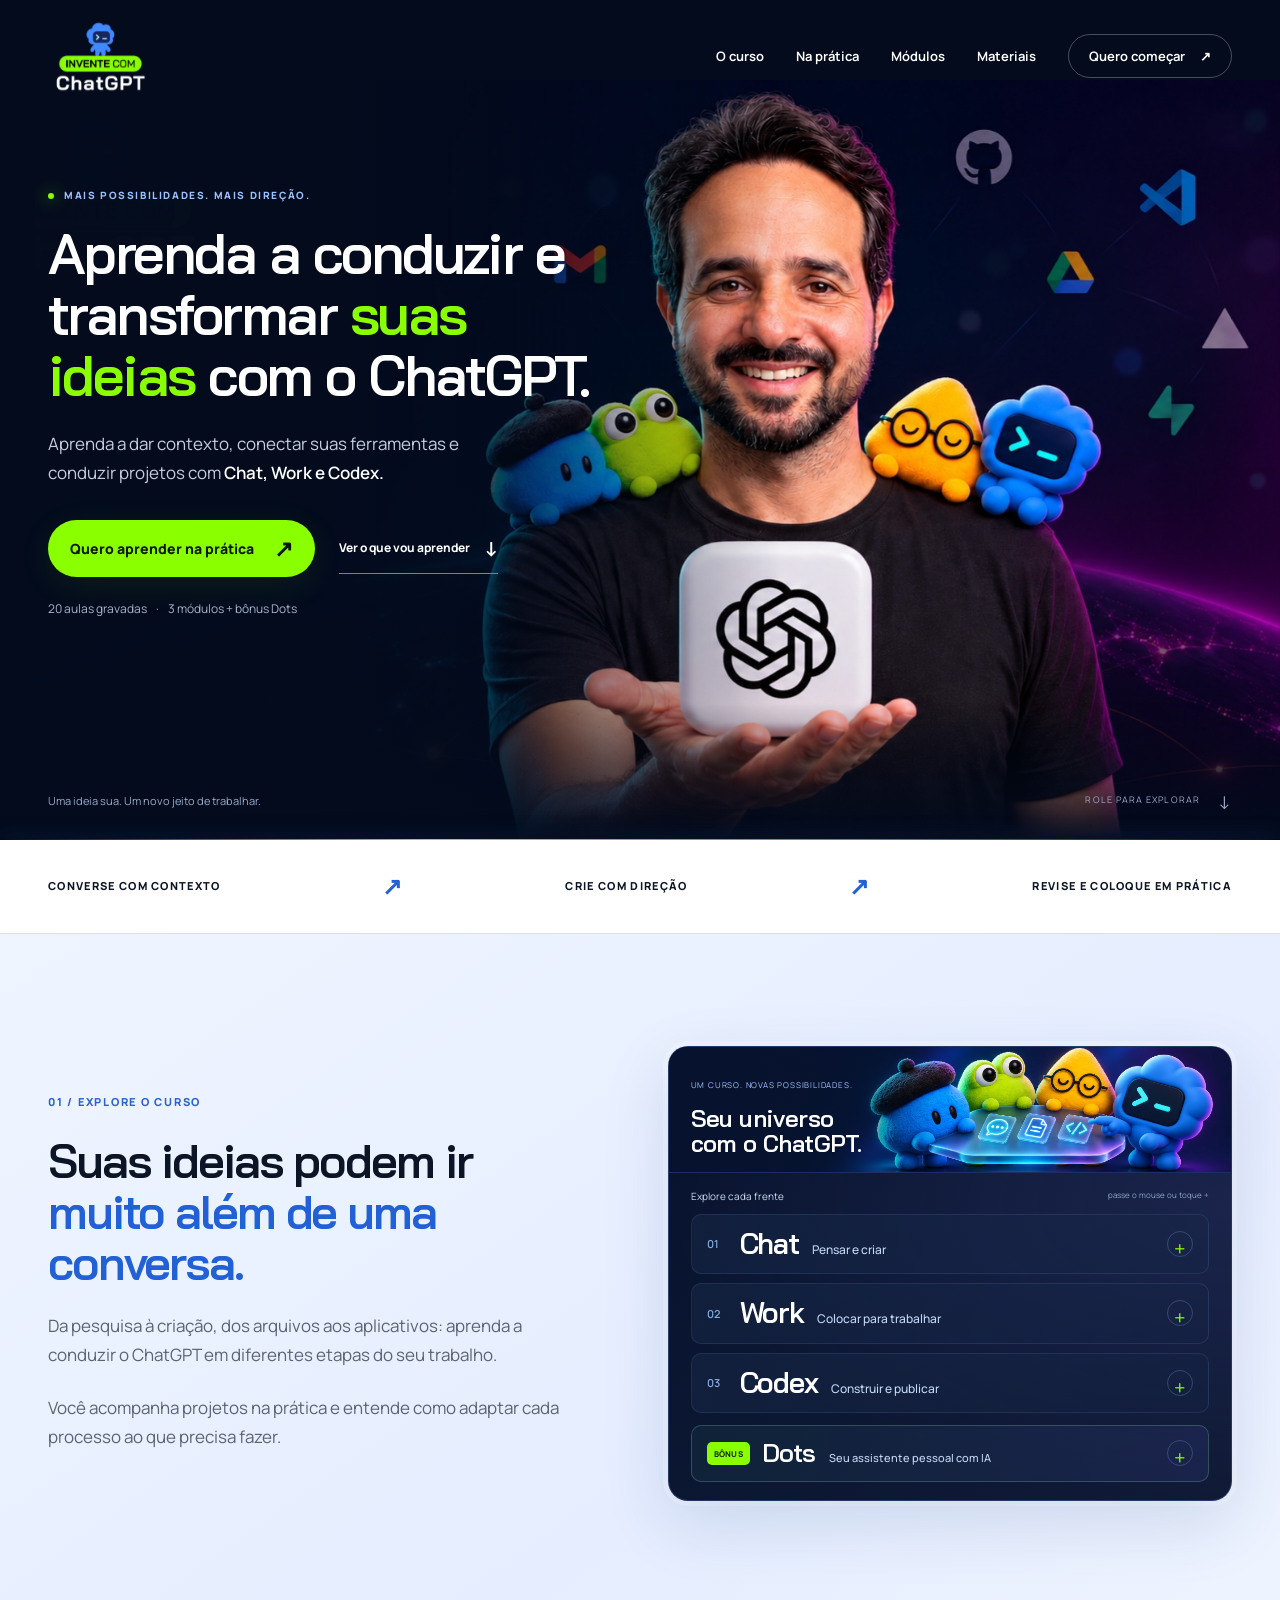
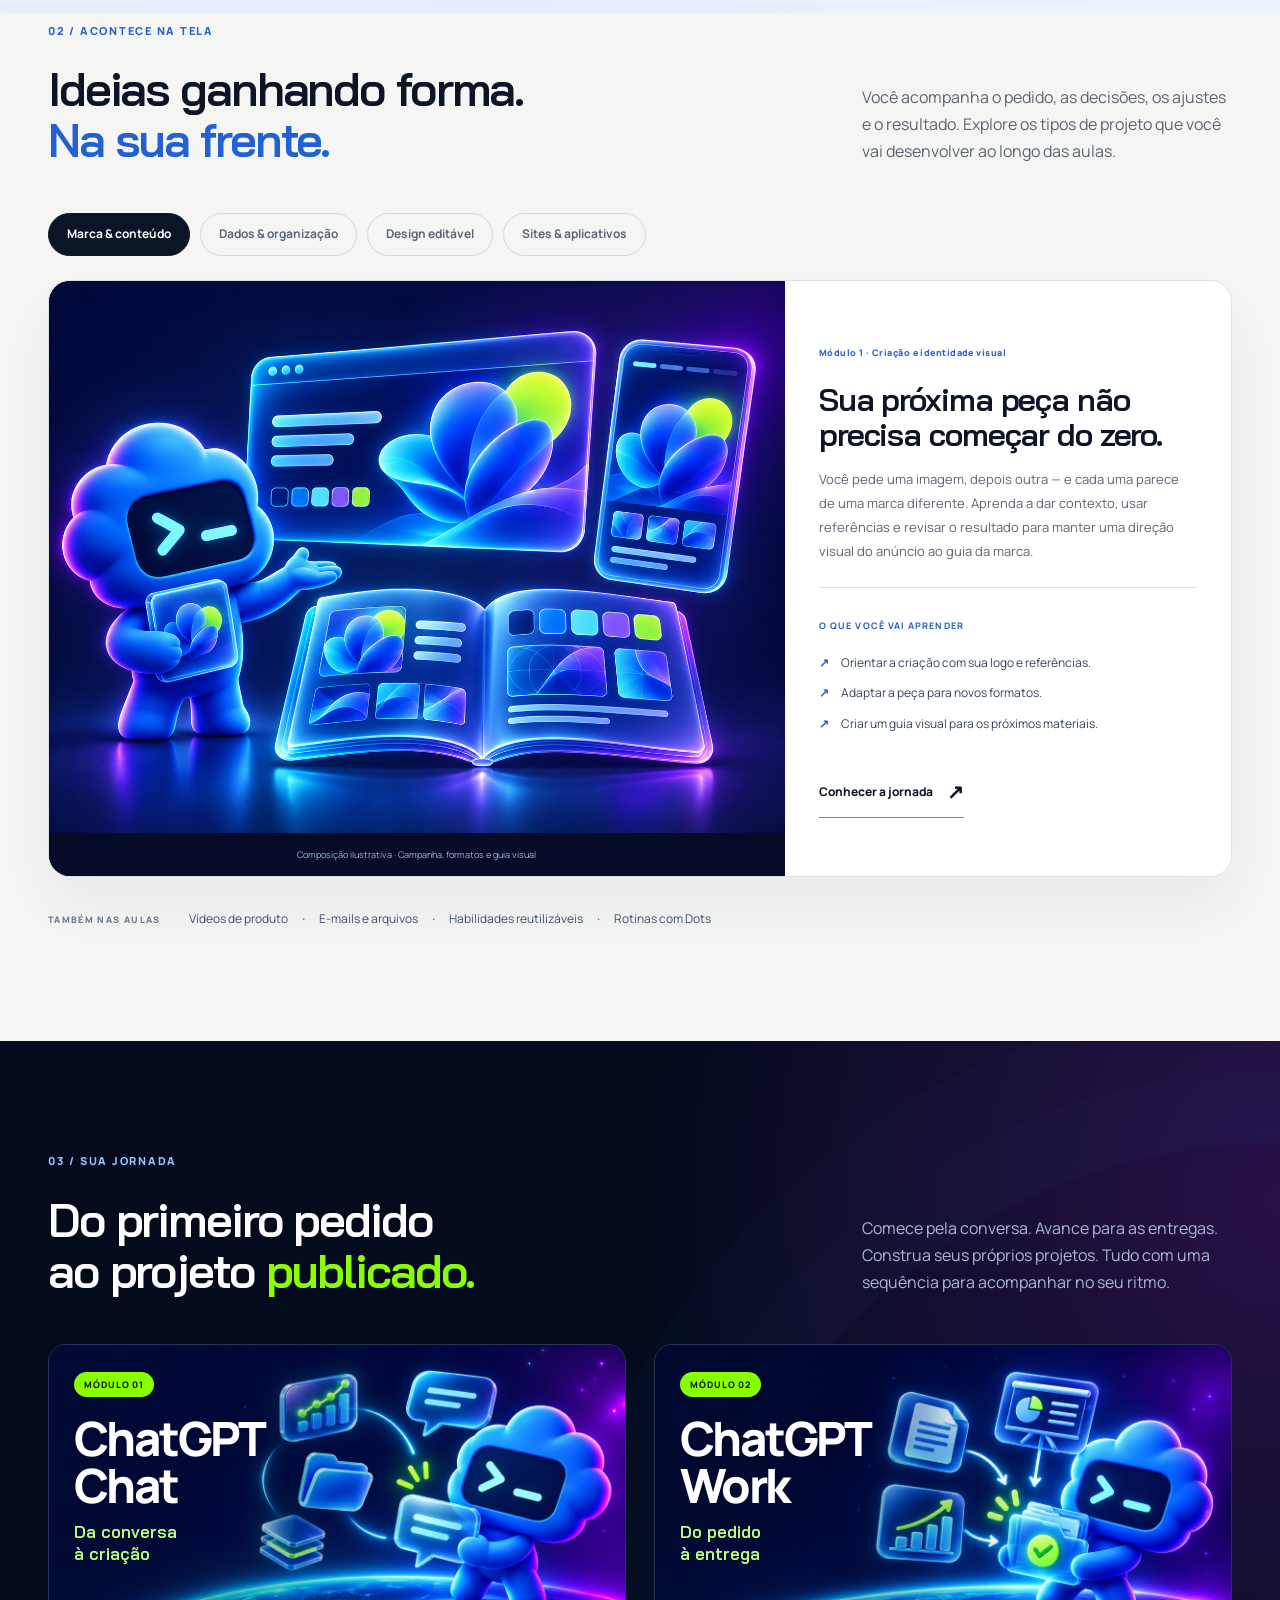
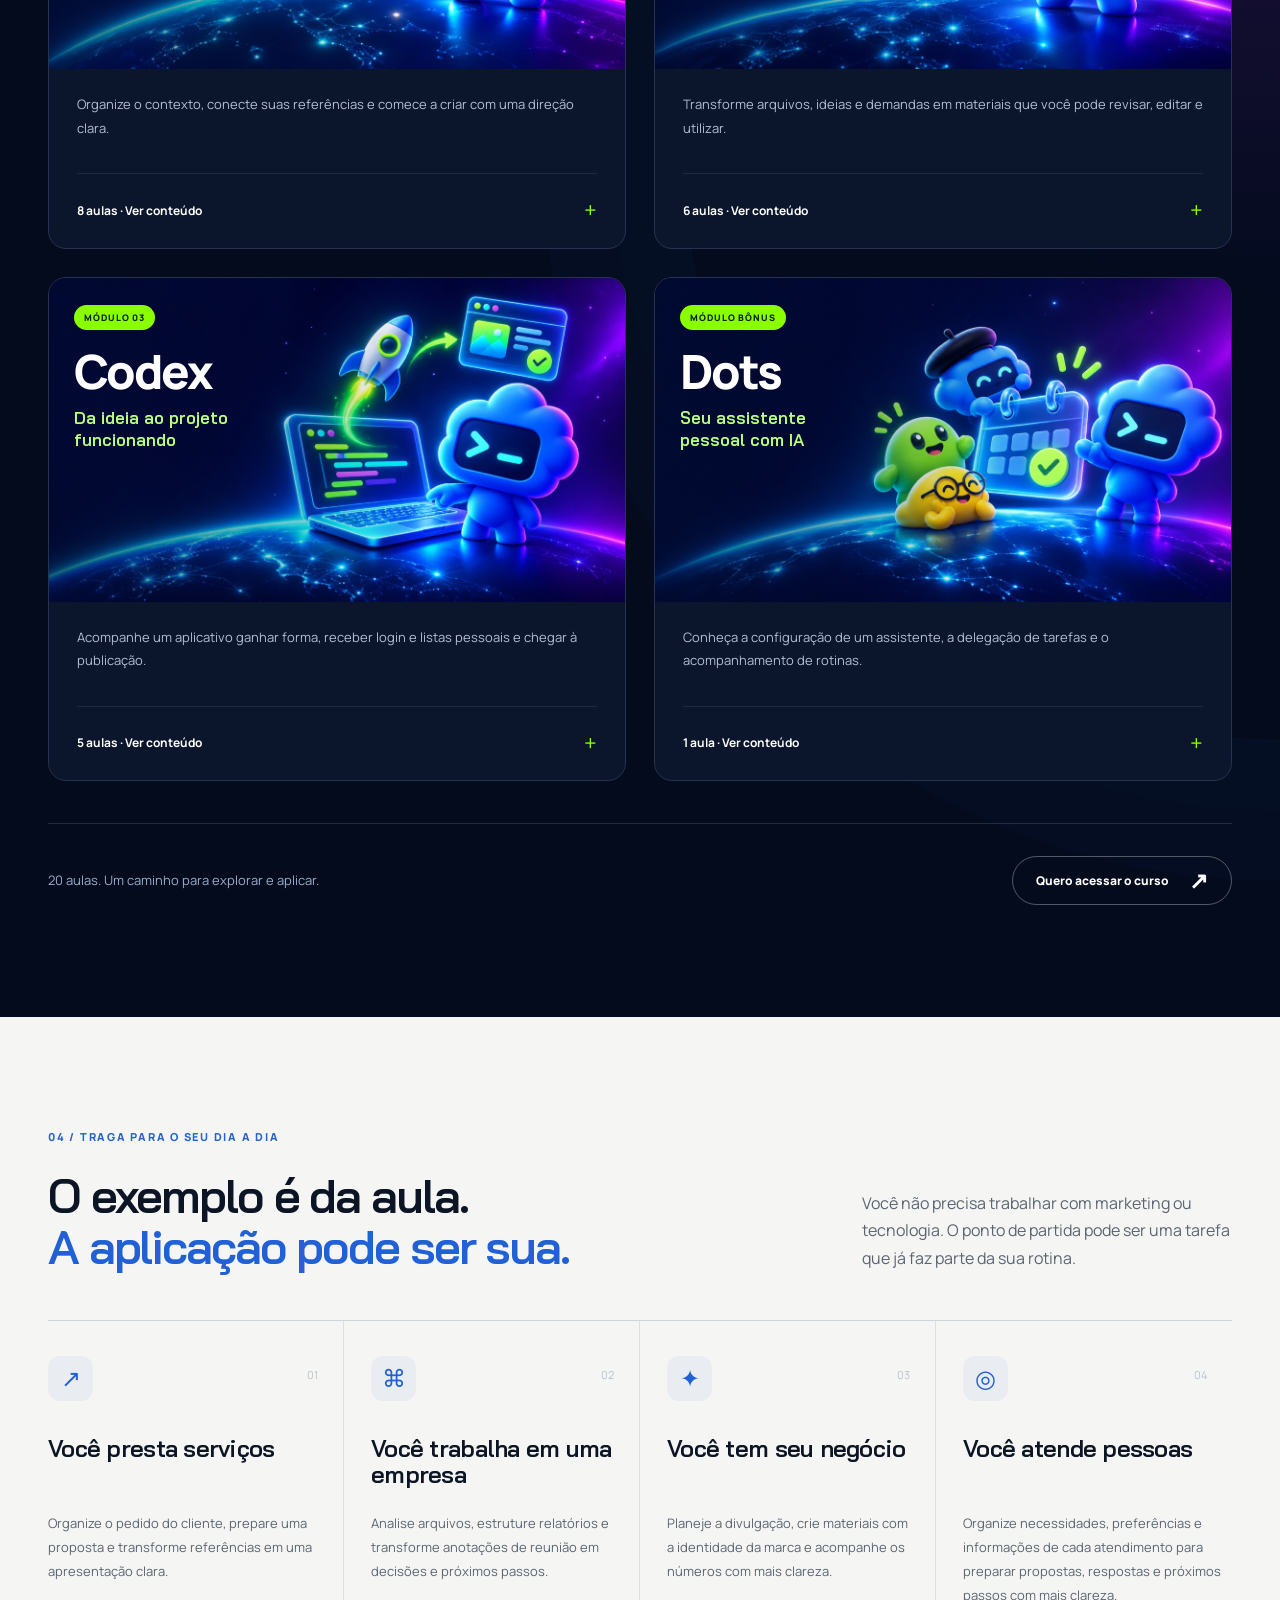
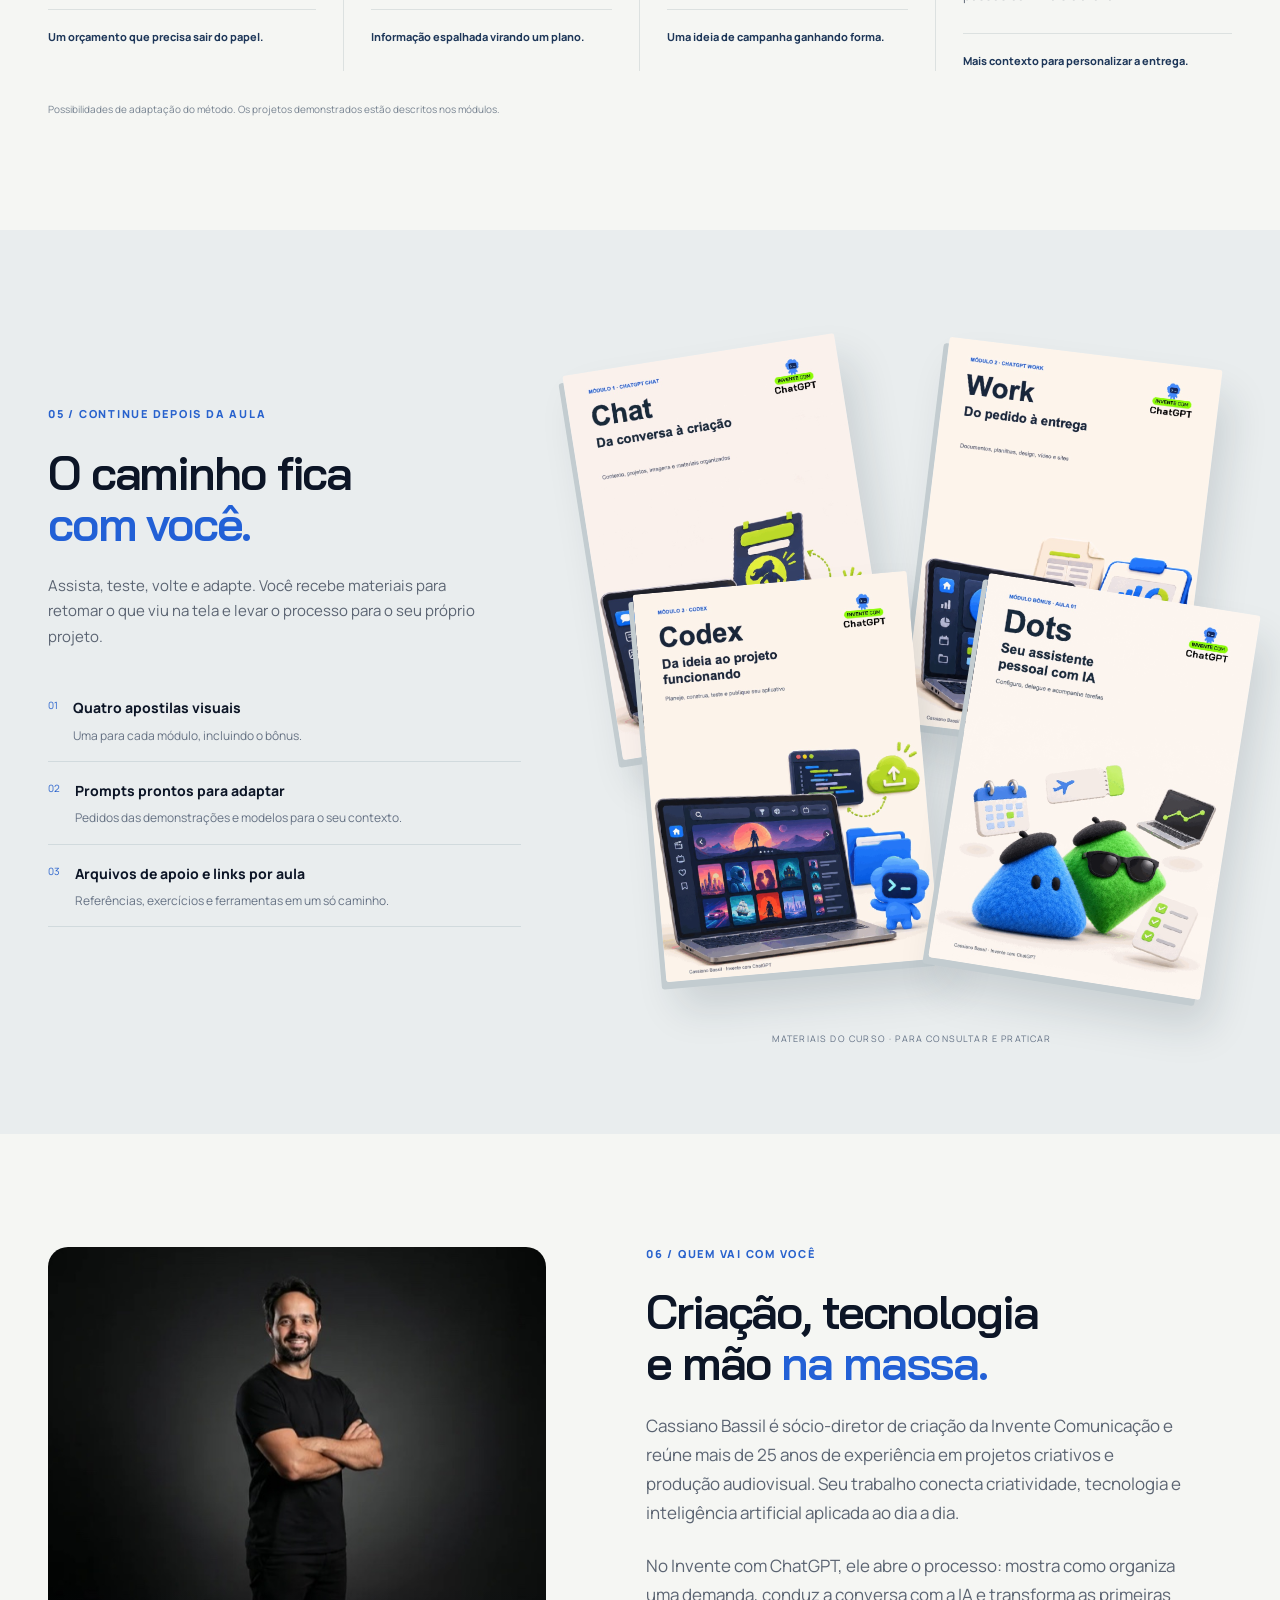
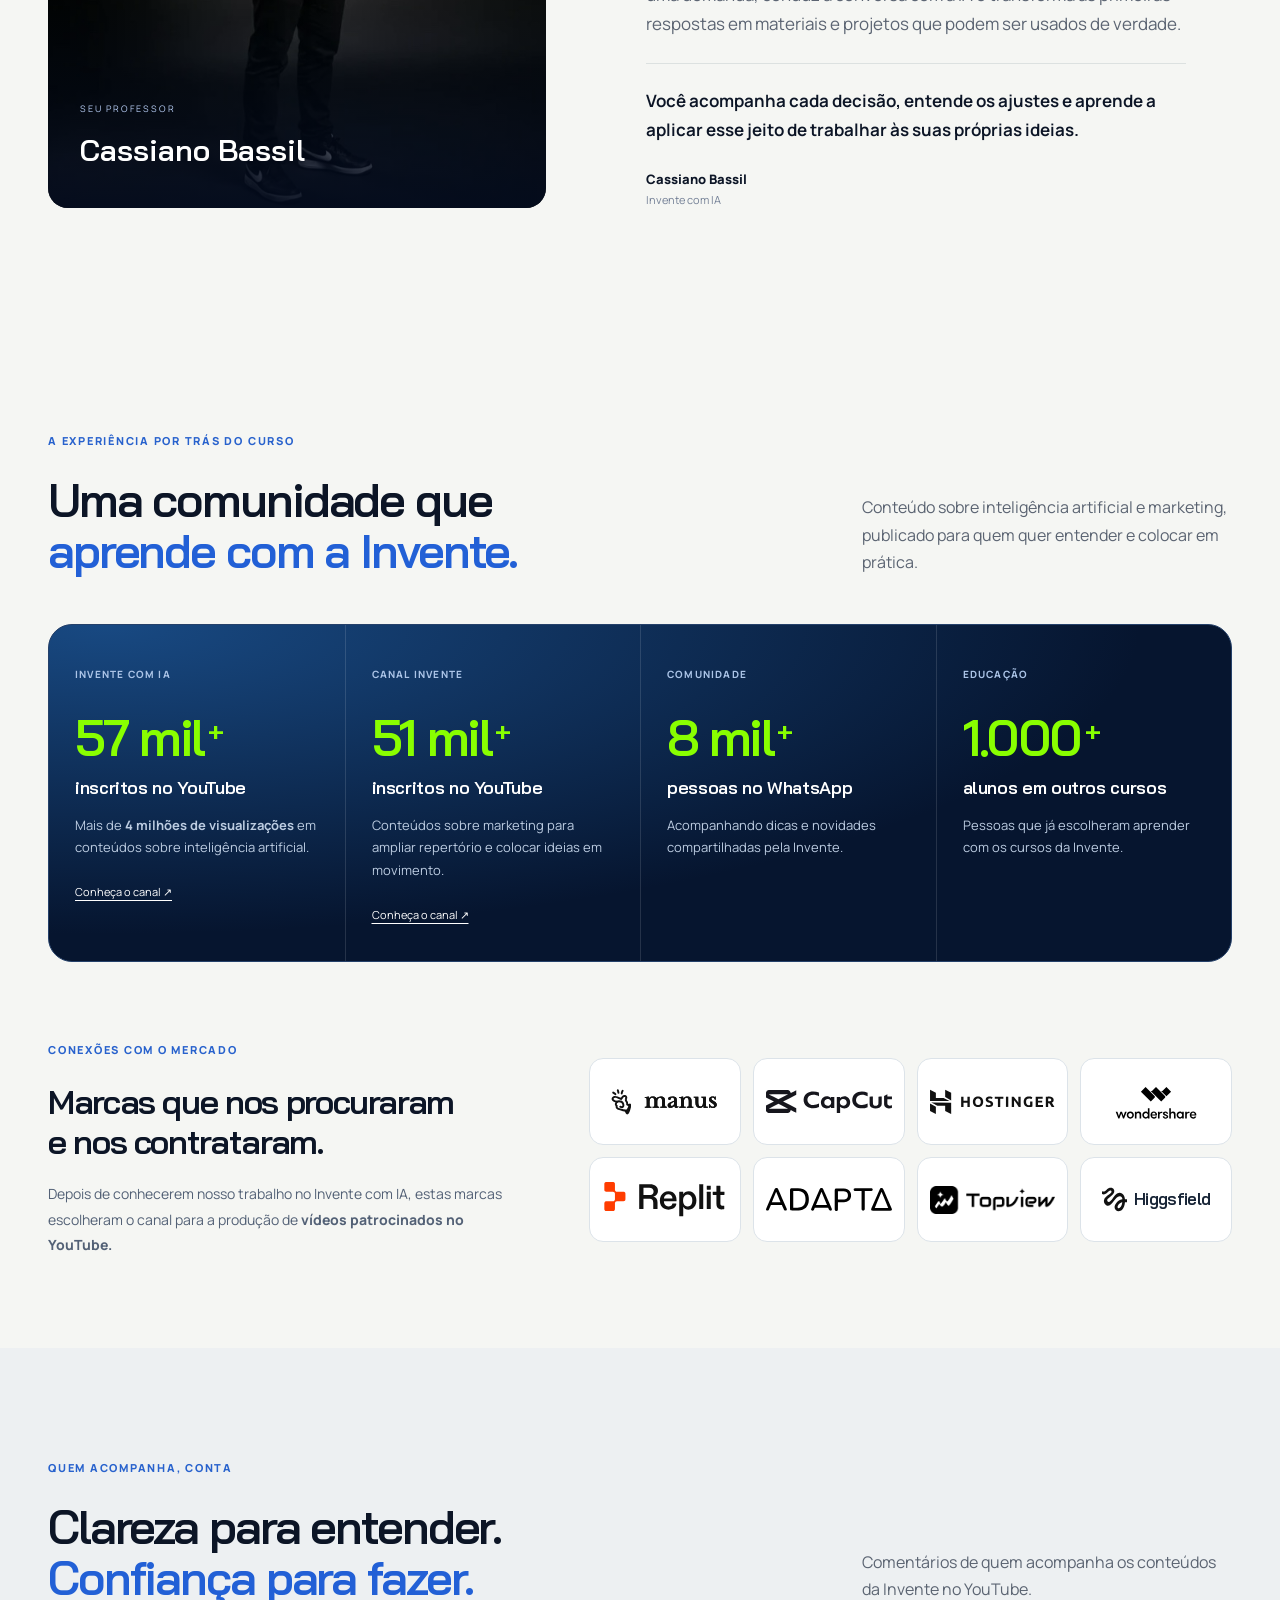
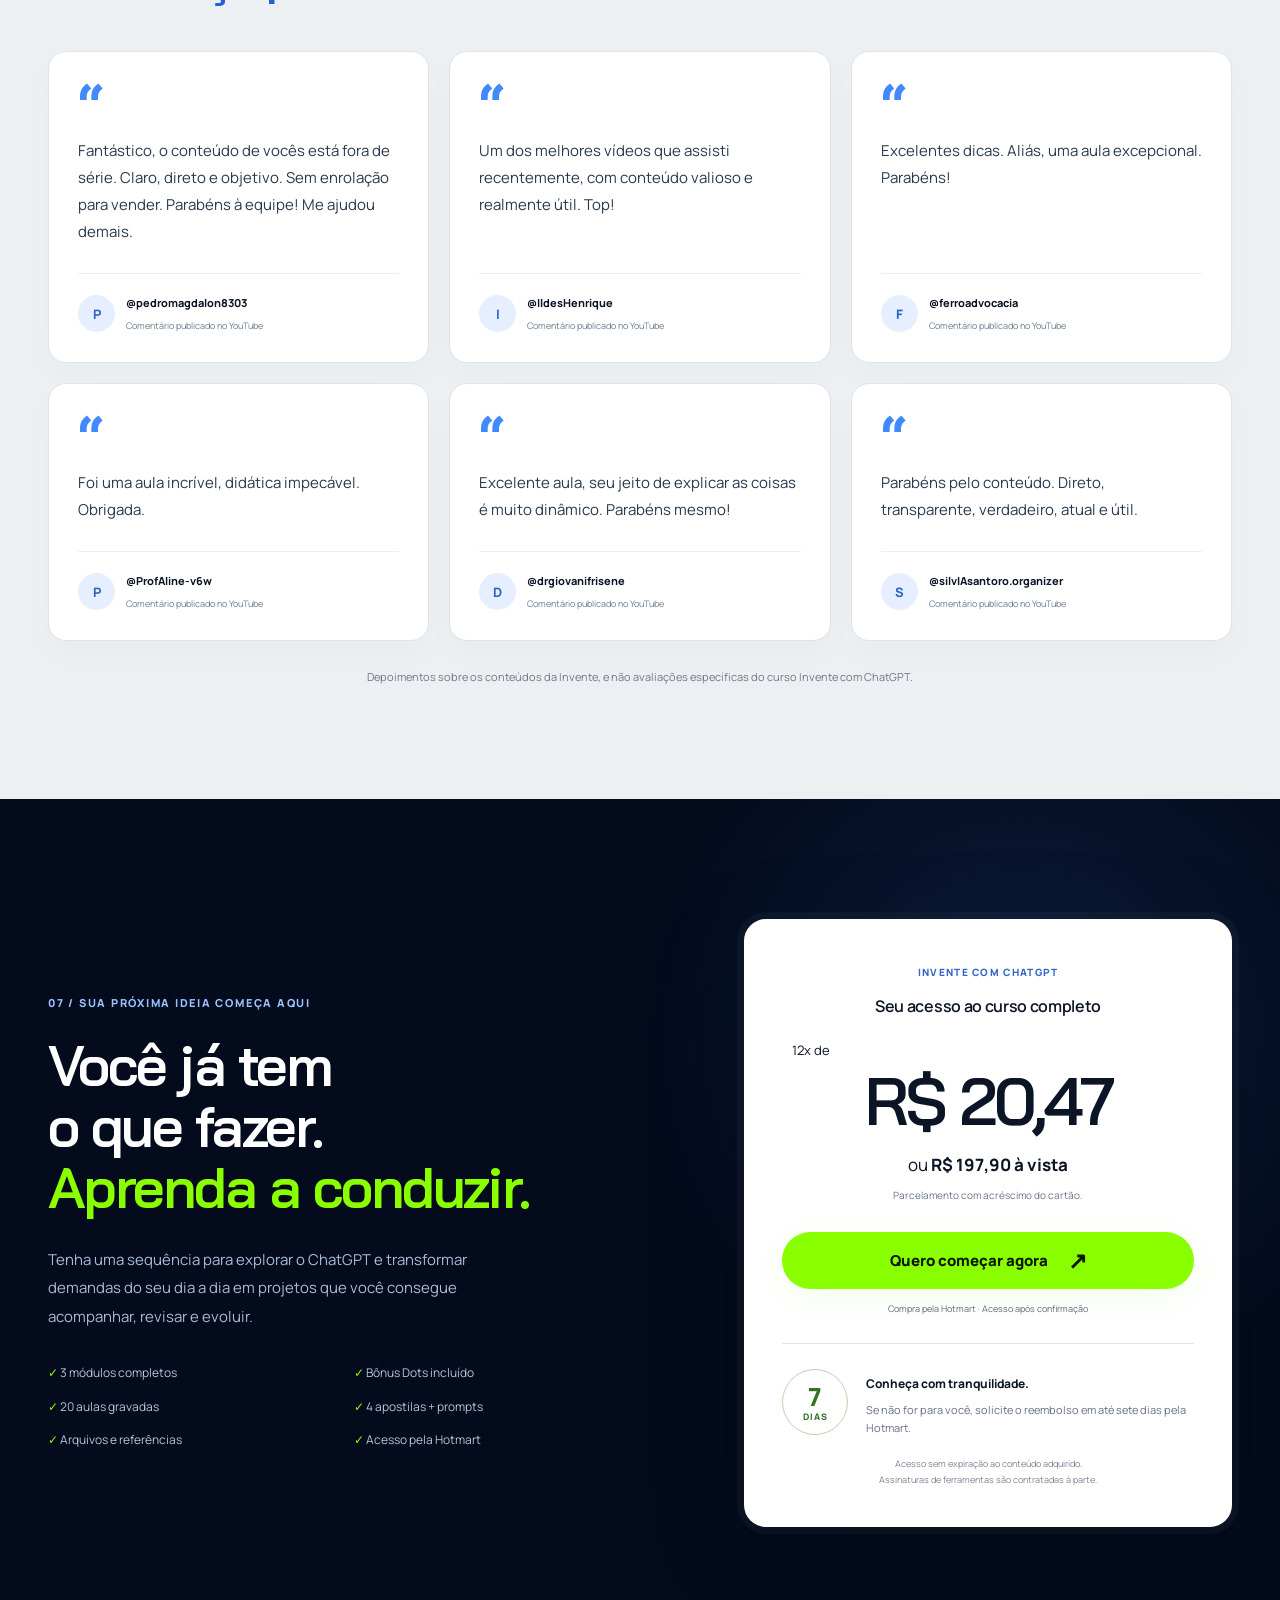
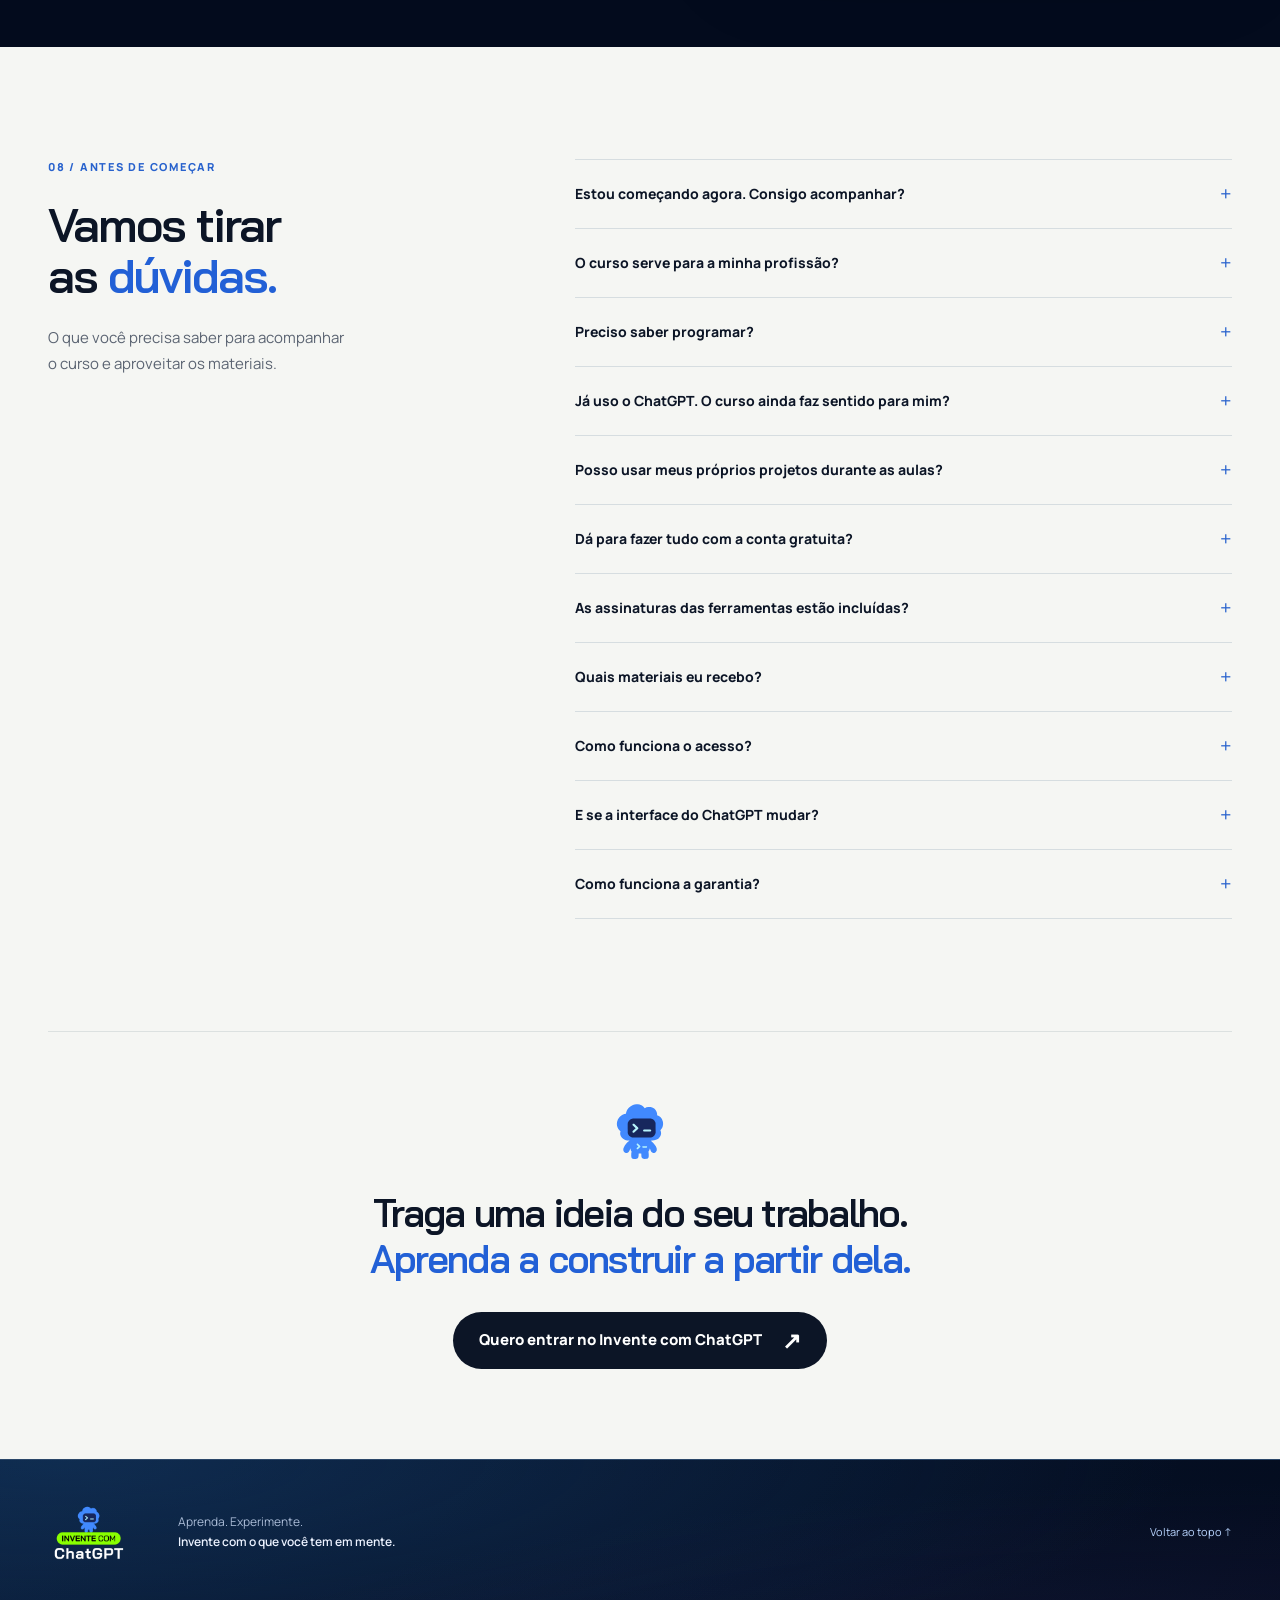
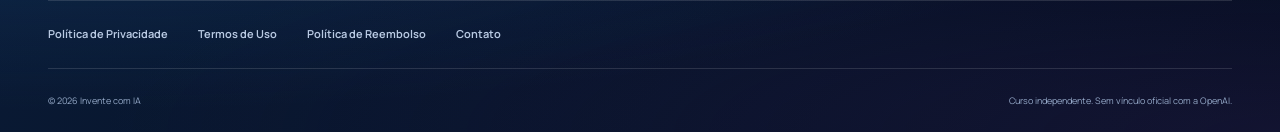
<file: index.html>
<!doctype html>
<html lang="pt-BR">
<head>
<meta charset="utf-8"><meta name="viewport" content="width=device-width, initial-scale=1">
<meta name="theme-color" content="#030b1d"><meta name="robots" content="noindex,nofollow">
<title>Invente com ChatGPT — Aprenda a conduzir suas ideias</title>
<meta name="description" content="Aprenda a aproveitar o ChatGPT no seu trabalho. 20 aulas com Chat, Work, Codex e bônus Dots. Projetos práticos, apostilas e prompts para adaptar.">
<meta property="og:title" content="Invente com ChatGPT"><meta property="og:description" content="Aprenda a conduzir e transformar suas ideias com o ChatGPT."><meta property="og:type" content="website"><meta property="og:image" content="assets/hero.jpg">
<link rel="icon" href="assets/mascot.svg" type="image/svg+xml">
<link rel="preload" href="assets/fonts/Manrope.ttf" as="font" type="font/ttf" crossorigin>
<link rel="preload" href="assets/fonts/BaiJamjuree-SemiBold.ttf" as="font" type="font/ttf" crossorigin>
<link rel="preload" href="assets/hero.jpg" as="image" fetchpriority="high">
<link rel="stylesheet" href="styles.css"><script src="tracking.js" defer></script><script src="site.js" defer></script>
</head>
<body>
<a class="skip-link" href="#conteudo">Pular para o conteúdo</a>
<div class="reading-progress" aria-hidden="true"></div>
<header class="header" id="header">
 <div class="nav-wrap wrap"><a class="brand" href="#inicio" aria-label="Invente com ChatGPT, início"><img src="assets/logo-white.png" width="100" height="82" alt="Invente com ChatGPT" class="logo-light"><img src="assets/logo-black.png" width="100" height="82" alt="" class="logo-dark" aria-hidden="true"></a>
 <button class="menu-toggle" type="button" aria-label="Abrir menu" aria-expanded="false" aria-controls="main-nav"><span></span><span></span></button>
 <nav id="main-nav" aria-label="Principal"><a href="#curso">O curso</a><a href="#projetos">Na prática</a><a href="#modulos">Módulos</a><a href="#materiais">Materiais</a><a class="nav-cta" href="#inscricao">Quero começar <span aria-hidden="true">↗</span></a></nav></div>
</header>
<main id="conteudo">
<section class="hero dark" id="inicio" aria-labelledby="hero-title">
 <div class="hero-art" aria-hidden="true"><img src="assets/hero.jpg" alt="" width="1672" height="941" fetchpriority="high"><div class="hero-shade"></div></div>
 <div class="hero-glow" aria-hidden="true"></div>
 <div class="wrap hero-inner"><div class="hero-copy">
  <p class="eyebrow hero-eyebrow"><span class="live-dot"></span> MAIS POSSIBILIDADES. MAIS DIREÇÃO.</p>
  <h1 id="hero-title">Aprenda a conduzir e transformar <em>suas ideias</em> com o ChatGPT.</h1>
  <p class="hero-description">Aprenda a dar contexto, conectar suas ferramentas e conduzir projetos com <strong>Chat, Work e Codex.</strong></p>
  <div class="hero-actions"><a class="button button-lime" href="#inscricao">Quero aprender na prática <span aria-hidden="true">↗</span></a><a class="text-link" href="#modulos">Ver o que vou aprender <span aria-hidden="true">↓</span></a></div>
  <p class="hero-meta">20 aulas gravadas <span>·</span> 3 módulos + bônus Dots</p>
 </div></div>
 <div class="hero-bottom wrap"><span>Uma ideia sua. Um novo jeito de trabalhar.</span><a href="#curso" aria-label="Explorar o curso">ROLE PARA EXPLORAR <span aria-hidden="true">↓</span></a></div>
</section>
<div class="learning-strip"><div class="wrap"><span>CONVERSE COM CONTEXTO</span><i aria-hidden="true">↗</i><span>CRIE COM DIREÇÃO</span><i aria-hidden="true">↗</i><span>REVISE E COLOQUE EM PRÁTICA</span></div></div>
<section class="section intro light" id="curso"><div class="wrap intro-grid overview-grid">
<div class="section-copy reveal"><p class="eyebrow">01 / EXPLORE O CURSO</p><h2>Suas ideias podem ir<br><em>muito além de uma conversa.</em></h2><p>Da pesquisa à criação, dos arquivos aos aplicativos: aprenda a conduzir o ChatGPT em diferentes etapas do seu trabalho.</p><p>Você acompanha projetos na prática e entende como adaptar cada processo ao que precisa fazer.</p></div>
<div class="course-overview reveal" aria-label="As três frentes do curso e o bônus Dots">
<div class="overview-banner"><img src="assets/overview-mascotes-original.webp" alt="Dots originais e mascote azul criando juntos em uma mesa holográfica"><div><span>UM CURSO. NOVAS POSSIBILIDADES.</span><strong>Seu universo<br>com o ChatGPT.</strong></div></div>
<p class="overview-hint">Explore cada frente <span>passe o mouse ou toque +</span></p>
<details class="overview-item"><summary><span class="overview-number">01</span><div><h3>Chat</h3><strong>Pensar e criar</strong></div><span class="overview-expand" aria-hidden="true">+</span></summary><p class="overview-short">Ideias, pesquisas, contexto, conteúdos e imagens.</p><div class="overview-extra">Organize projetos e referências, conduza pedidos com mais clareza e crie materiais com uma direção visual consistente.</div></details>
<details class="overview-item"><summary><span class="overview-number">02</span><div><h3>Work</h3><strong>Colocar para trabalhar</strong></div><span class="overview-expand" aria-hidden="true">+</span></summary><p class="overview-short">Ferramentas conectadas, arquivos e entregas.</p><div class="overview-extra">Analise planilhas, crie apresentações e materiais editáveis, conecte ferramentas e transforme processos em habilidades reutilizáveis.</div></details>
<details class="overview-item"><summary><span class="overview-number">03</span><div><h3>Codex</h3><strong>Construir e publicar</strong></div><span class="overview-expand" aria-hidden="true">+</span></summary><p class="overview-short">Sites e aplicativos, da ideia à publicação.</p><div class="overview-extra">Acompanhe um projeto ganhar telas, login e listas pessoais. Aprenda a pedir ajustes, testar o funcionamento e publicar.</div></details>
<details class="overview-item overview-dots"><summary><span class="overview-badge">BÔNUS</span><div><h3>Dots</h3><strong>Seu assistente pessoal com IA</strong></div><span class="overview-expand" aria-hidden="true">+</span></summary><div class="overview-extra">Conheça a configuração do assistente, a delegação de tarefas e o acompanhamento de rotinas recorrentes.</div></details>
</div>
</div></section>
<section class="section projects light" id="projetos">
 <div class="wrap"><div class="section-heading reveal"><div><p class="eyebrow">02 / ACONTECE NA TELA</p><h2>Ideias ganhando forma.<br><em>Na sua frente.</em></h2></div><p>Você acompanha o pedido, as decisões, os ajustes e o resultado. Explore os tipos de projeto que você vai desenvolver ao longo das aulas.</p></div>
 <div class="project-tabs" aria-label="Exemplos do curso"><button type="button" data-project="marca" aria-pressed="true">Marca &amp; conteúdo</button><button type="button" data-project="dados" aria-pressed="false">Dados &amp; organização</button><button type="button" data-project="design" aria-pressed="false">Design editável</button><button type="button" data-project="app" aria-pressed="false">Sites &amp; aplicativos</button></div>
 <div class="showcase reveal"><div class="showcase-media">
<div class="project-art rendered-demo" data-art="marca"><img src="assets/showcase-marca-3d.png" alt="Mascote criando uma campanha, story e guia visual" width="1448" height="1086" loading="lazy"></div>
<div class="project-art rendered-demo" data-art="dados" hidden><img src="assets/showcase-dados-3d.png" alt="Mascote analisando gráficos e uma planilha" width="1448" height="1086" loading="lazy"></div>
<div class="project-art rendered-demo" data-art="design" hidden><img src="assets/showcase-design-3d.png" alt="Mascote editando uma proposta e carrossel" width="1448" height="1086" loading="lazy"></div>
<div class="project-art rendered-demo" data-art="app" hidden><img src="assets/showcase-app-3d.png" alt="Mascote apresentando um aplicativo de filmes com listas pessoais" width="1448" height="1086" loading="lazy"></div>
 <p id="project-caption" class="image-caption">Composição ilustrativa · Campanha, formatos e guia visual</p>
 </div><div class="showcase-copy" aria-live="polite"><span class="small-tag" id="project-meta">Módulo 1 · Criação e identidade visual</span><h3 id="project-title">Sua próxima peça não precisa começar do zero.</h3><p id="project-description">Você pede uma imagem, depois outra — e cada uma parece de uma marca diferente. Aprenda a dar contexto, usar referências e revisar o resultado para manter uma direção visual do anúncio ao guia da marca.</p><div class="project-learning"><strong>O QUE VOCÊ VAI APRENDER</strong><ul id="project-learning"><li>Orientar a criação com sua logo e referências.</li><li>Adaptar a peça para novos formatos.</li><li>Criar um guia visual para os próximos materiais.</li></ul></div><a href="#modulos" class="text-link">Conhecer a jornada <span aria-hidden="true">↗</span></a></div></div>
 <div class="more-possibilities"><span>Também nas aulas</span><p>Vídeos de produto <b>·</b> E-mails e arquivos <b>·</b> Habilidades reutilizáveis <b>·</b> Rotinas com Dots</p></div>
 </div>
</section>
<section class="section modules dark" id="modulos">
 <div class="orbital-lines" aria-hidden="true"></div><div class="wrap"><div class="section-heading reveal"><div><p class="eyebrow">03 / SUA JORNADA</p><h2>Do primeiro pedido<br>ao projeto <em>publicado.</em></h2></div><p>Comece pela conversa. Avance para as entregas. Construa seus próprios projetos. Tudo com uma sequência para acompanhar no seu ritmo.</p></div>
 <div class="module-grid"><article class="module-card reveal"><div class="module-art"><img src="assets/module-chat.jpg" width="1672" height="941" loading="lazy" alt="Ilustração do módulo ChatGPT Chat: mascote azul e suas ferramentas"><div class="module-cover-copy"><span>MÓDULO 01</span><h3>ChatGPT<br>Chat</h3><p>Da conversa<br>à criação</p></div></div><div class="module-description"><p>Organize o contexto, conecte suas referências e comece a criar com uma direção clara.</p><details><summary><span>8 aulas · Ver conteúdo</span><b aria-hidden="true">+</b></summary><ol class="lesson-list"><li><span>01</span>Comece pelo método de trabalho com o ChatGPT</li><li><span>02</span>Configure e personalize o ChatGPT</li><li><span>03</span>Entenda os planos e controle seu uso</li><li><span>04</span>Organize seu projeto e crie a primeira campanha</li><li><span>05</span>Conecte o Drive e organize a divulgação</li><li><span>06</span>Adapte e edite imagens para feed e stories</li><li><span>07</span>Crie um brand book e um kit rápido da marca</li><li><span>08</span>Organize páginas e materiais no Space</li></ol></details></div></article><article class="module-card reveal"><div class="module-art"><img src="assets/module-work.jpg" width="1672" height="941" loading="lazy" alt="Ilustração do módulo ChatGPT Work: mascote azul e suas ferramentas"><div class="module-cover-copy"><span>MÓDULO 02</span><h3>ChatGPT<br>Work</h3><p>Do pedido<br>à entrega</p></div></div><div class="module-description"><p>Transforme arquivos, ideias e demandas em materiais que você pode revisar, editar e utilizar.</p><details><summary><span>6 aulas · Ver conteúdo</span><b aria-hidden="true">+</b></summary><ol class="lesson-list"><li><span>01</span>Conheça o Work e organize uma demanda com arquivos e e-mails</li><li><span>02</span>Crie apresentações e analise despesas com um dashboard</li><li><span>03</span>Crie propostas e carrosséis editáveis no Canva</li><li><span>04</span>Planeje e produza vídeos de produto com Higgsfield</li><li><span>05</span>Crie habilidades reutilizáveis e agende tarefas</li><li><span>06</span>Crie e publique sites com banco de dados</li></ol></details></div></article><article class="module-card reveal"><div class="module-art"><img src="assets/module-codex.jpg" width="1672" height="941" loading="lazy" alt="Ilustração do módulo Codex: mascote azul e suas ferramentas"><div class="module-cover-copy"><span>MÓDULO 03</span><h3>Codex</h3><p>Da ideia ao projeto<br>funcionando</p></div></div><div class="module-description"><p>Acompanhe um aplicativo ganhar forma, receber login e listas pessoais e chegar à publicação.</p><details><summary><span>5 aulas · Ver conteúdo</span><b aria-hidden="true">+</b></summary><ol class="lesson-list"><li><span>00</span>Antes de construir: entenda o caminho</li><li><span>01</span>Conheça o Codex e prepare seu projeto no VS Code</li><li><span>02</span>Planeje e construa seu aplicativo de filmes e séries</li><li><span>03</span>Adicione login e listas pessoais ao aplicativo</li><li><span>04</span>Revise e publique seu aplicativo com GitHub e Vercel</li></ol></details></div></article><article class="module-card reveal"><div class="module-art"><img src="assets/module-dots.jpg" width="1672" height="941" loading="lazy" alt="Ilustração do módulo Dots: mascote azul e suas ferramentas"><div class="module-cover-copy"><span>MÓDULO BÔNUS</span><h3>Dots</h3><p>Seu assistente<br>pessoal com IA</p></div></div><div class="module-description"><p>Conheça a configuração de um assistente, a delegação de tarefas e o acompanhamento de rotinas.</p><details><summary><span>1 aula · Ver conteúdo</span><b aria-hidden="true">+</b></summary><ol class="lesson-list"><li><span>01</span>Configure, delegue e acompanhe tarefas com Dots</li></ol></details></div></article></div>
 <div class="module-footer"><span>20 aulas. Um caminho para explorar e aplicar.</span><a class="button button-outline" href="#inscricao">Quero acessar o curso <span aria-hidden="true">↗</span></a></div>
 </div>
</section>
<section class="section applications light" id="aplicacoes"><div class="wrap">
 <div class="section-heading reveal"><div><p class="eyebrow">04 / TRAGA PARA O SEU DIA A DIA</p><h2>O exemplo é da aula.<br><em>A aplicação pode ser sua.</em></h2></div><p>Você não precisa trabalhar com marketing ou tecnologia. O ponto de partida pode ser uma tarefa que já faz parte da sua rotina.</p></div>
 <div class="applications-grid">
  <article class="application reveal"><span class="application-icon" aria-hidden="true">↗</span><span class="application-number">01</span><h3>Você presta serviços</h3><p>Organize o pedido do cliente, prepare uma proposta e transforme referências em uma apresentação clara.</p><span class="application-example">Um orçamento que precisa sair do papel.</span></article>
  <article class="application reveal"><span class="application-icon" aria-hidden="true">⌘</span><span class="application-number">02</span><h3>Você trabalha em uma empresa</h3><p>Analise arquivos, estruture relatórios e transforme anotações de reunião em decisões e próximos passos.</p><span class="application-example">Informação espalhada virando um plano.</span></article>
  <article class="application reveal"><span class="application-icon" aria-hidden="true">✦</span><span class="application-number">03</span><h3>Você tem seu negócio</h3><p>Planeje a divulgação, crie materiais com a identidade da marca e acompanhe os números com mais clareza.</p><span class="application-example">Uma ideia de campanha ganhando forma.</span></article>
  <article class="application reveal"><span class="application-icon" aria-hidden="true">◎</span><span class="application-number">04</span><h3>Você atende pessoas</h3><p>Organize necessidades, preferências e informações de cada atendimento para preparar propostas, respostas e próximos passos com mais clareza.</p><span class="application-example">Mais contexto para personalizar a entrega.</span></article>
 </div><p class="section-note">Possibilidades de adaptação do método. Os projetos demonstrados estão descritos nos módulos.</p>
</div></section>
<section class="section resources" id="materiais"><div class="wrap resources-grid">
 <div class="resource-copy reveal"><p class="eyebrow">05 / CONTINUE DEPOIS DA AULA</p><h2>O caminho fica<br><em>com você.</em></h2><p>Assista, teste, volte e adapte. Você recebe materiais para retomar o que viu na tela e levar o processo para o seu próprio projeto.</p><ul class="resource-list"><li><span>01</span><div><strong>Quatro apostilas visuais</strong><p>Uma para cada módulo, incluindo o bônus.</p></div></li><li><span>02</span><div><strong>Prompts prontos para adaptar</strong><p>Pedidos das demonstrações e modelos para o seu contexto.</p></div></li><li><span>03</span><div><strong>Arquivos de apoio e links por aula</strong><p>Referências, exercícios e ferramentas em um só caminho.</p></div></li></ul></div>
 <div class="books-stage reveal" aria-label="Capas das quatro apostilas"><button class="book book-1" type="button" data-lightbox="assets/book-chat.jpg" data-caption="Apostila · ChatGPT Chat" aria-label="Ampliar capa da apostila ChatGPT Chat"><img src="assets/book-chat.jpg" width="600" height="849" alt="Capa da apostila ChatGPT Chat" loading="lazy"></button><button class="book book-2" type="button" data-lightbox="assets/book-work.jpg" data-caption="Apostila · ChatGPT Work" aria-label="Ampliar capa da apostila ChatGPT Work"><img src="assets/book-work.jpg" width="600" height="849" alt="Capa da apostila ChatGPT Work" loading="lazy"></button><button class="book book-3" type="button" data-lightbox="assets/book-codex.jpg" data-caption="Apostila · Codex" aria-label="Ampliar capa da apostila Codex"><img src="assets/book-codex.jpg" width="600" height="849" alt="Capa da apostila Codex" loading="lazy"></button><button class="book book-4" type="button" data-lightbox="assets/book-dots.jpg" data-caption="Apostila · Dots" aria-label="Ampliar capa da apostila Dots"><img src="assets/book-dots.jpg" width="600" height="849" alt="Capa da apostila Dots" loading="lazy"></button><span class="books-caption">MATERIAIS DO CURSO · PARA CONSULTAR E PRATICAR</span></div>
 </div></section>
<section class="section instructor light" id="professor"><div class="wrap instructor-grid">
 <div class="instructor-visual reveal"><img src="assets/instructor.jpg" alt="Cassiano Bassil, professor do Invente com ChatGPT" width="1000" height="1000" loading="lazy"><div class="instructor-name"><span>SEU PROFESSOR</span><strong>Cassiano Bassil</strong></div></div>
 <div class="instructor-copy reveal"><p class="eyebrow">06 / QUEM VAI COM VOCÊ</p><h2>Criação, tecnologia<br>e mão <em>na massa.</em></h2><p>Cassiano Bassil é sócio-diretor de criação da Invente Comunicação e reúne mais de 25 anos de experiência em projetos criativos e produção audiovisual. Seu trabalho conecta criatividade, tecnologia e inteligência artificial aplicada ao dia a dia.</p><p>No Invente com ChatGPT, ele abre o processo: mostra como organiza uma demanda, conduz a conversa com a IA e transforma as primeiras respostas em materiais e projetos que podem ser usados de verdade.</p><p class="instructor-emphasis">Você acompanha cada decisão, entende os ajustes e aprende a aplicar esse jeito de trabalhar às suas próprias ideias.</p><span class="signature">Cassiano Bassil <small>Invente com IA</small></span></div>
 </div></section>
<section class="section credibility light" id="invente"><div class="wrap">
<div class="section-heading reveal"><div><p class="eyebrow">A EXPERIÊNCIA POR TRÁS DO CURSO</p><h2>Uma comunidade que<br><em>aprende com a Invente.</em></h2></div><p>Conteúdo sobre inteligência artificial e marketing, publicado para quem quer entender e colocar em prática.</p></div>
<div class="audience-grid reveal">
<article><span class="metric-label">INVENTE COM IA</span><strong>57 mil<span>+</span></strong><h3>inscritos no YouTube</h3><p>Mais de <b>4 milhões de visualizações</b> em conteúdos sobre inteligência artificial.</p><a href="https://www.youtube.com/@InventecomIA" target="_blank" rel="noopener">Conheça o canal ↗</a></article>
<article><span class="metric-label">CANAL INVENTE</span><strong>51 mil<span>+</span></strong><h3>inscritos no YouTube</h3><p>Conteúdos sobre marketing para ampliar repertório e colocar ideias em movimento.</p><a href="https://www.youtube.com/@invente" target="_blank" rel="noopener">Conheça o canal ↗</a></article>
<article><span class="metric-label">COMUNIDADE</span><strong>8 mil<span>+</span></strong><h3>pessoas no WhatsApp</h3><p>Acompanhando dicas e novidades compartilhadas pela Invente.</p></article>
<article><span class="metric-label">EDUCAÇÃO</span><strong>1.000<span>+</span></strong><h3>alunos em outros cursos</h3><p>Pessoas que já escolheram aprender com os cursos da Invente.</p></article>
</div>
<div class="partners-block reveal" id="parceiros"><div><p class="eyebrow">CONEXÕES COM O MERCADO</p><h3>Marcas que nos procuraram<br>e nos contrataram.</h3><p>Depois de conhecerem nosso trabalho no Invente com IA, estas marcas escolheram o canal para a produção de <strong>vídeos patrocinados no YouTube.</strong></p></div><div class="partner-grid" aria-label="Marcas que contrataram vídeos patrocinados"><div class="partner-name"><img src="assets/partners/manus.svg" alt="Manus AI" loading="lazy"></div><div class="partner-name"><img src="assets/partners/capcut.svg" alt="CapCut" loading="lazy"></div><div class="partner-name"><img src="assets/partners/hostinger.svg" alt="Hostinger" loading="lazy"></div><div class="partner-name"><img src="assets/partners/wondershare.svg" alt="Wondershare" loading="lazy"></div><div class="partner-name"><img src="assets/partners/replit.svg" alt="Replit" loading="lazy"></div><div class="partner-name"><img src="assets/partners/adapta.svg" alt="Adapta" loading="lazy"></div><div class="partner-name"><img src="assets/partners/topview.webp" alt="Topview" loading="lazy"></div><div class="partner-name"><img class="partner-symbol" src="assets/partners/higgsfield-icon.svg" alt="" loading="lazy"><span>Higgsfield</span></div></div></div>
</div></section>
<section class="section community" id="depoimentos"><div class="wrap"><div class="section-heading reveal"><div><p class="eyebrow">QUEM ACOMPANHA, CONTA</p><h2>Clareza para entender.<br><em>Confiança para fazer.</em></h2></div><p>Comentários de quem acompanha os conteúdos da Invente no YouTube.</p></div><div class="community-grid"><figure class="community-card reveal"><div class="quote-mark" aria-hidden="true">“</div><blockquote>Fantástico, o conteúdo de vocês está fora de série. Claro, direto e objetivo. Sem enrolação para vender. Parabéns à equipe! Me ajudou demais.</blockquote><figcaption><span class="community-avatar" aria-hidden="true">P</span><div><strong>@pedromagdalon8303</strong><small>Comentário publicado no YouTube</small></div></figcaption></figure><figure class="community-card reveal"><div class="quote-mark" aria-hidden="true">“</div><blockquote>Um dos melhores vídeos que assisti recentemente, com conteúdo valioso e realmente útil. Top!</blockquote><figcaption><span class="community-avatar" aria-hidden="true">I</span><div><strong>@IldesHenrique</strong><small>Comentário publicado no YouTube</small></div></figcaption></figure><figure class="community-card reveal"><div class="quote-mark" aria-hidden="true">“</div><blockquote>Excelentes dicas. Aliás, uma aula excepcional. Parabéns!</blockquote><figcaption><span class="community-avatar" aria-hidden="true">F</span><div><strong>@ferroadvocacia</strong><small>Comentário publicado no YouTube</small></div></figcaption></figure><figure class="community-card reveal"><div class="quote-mark" aria-hidden="true">“</div><blockquote>Foi uma aula incrível, didática impecável. Obrigada.</blockquote><figcaption><span class="community-avatar" aria-hidden="true">P</span><div><strong>@ProfAline-v6w</strong><small>Comentário publicado no YouTube</small></div></figcaption></figure><figure class="community-card reveal"><div class="quote-mark" aria-hidden="true">“</div><blockquote>Excelente aula, seu jeito de explicar as coisas é muito dinâmico. Parabéns mesmo!</blockquote><figcaption><span class="community-avatar" aria-hidden="true">D</span><div><strong>@drgiovanifrisene</strong><small>Comentário publicado no YouTube</small></div></figcaption></figure><figure class="community-card reveal"><div class="quote-mark" aria-hidden="true">“</div><blockquote>Parabéns pelo conteúdo. Direto, transparente, verdadeiro, atual e útil.</blockquote><figcaption><span class="community-avatar" aria-hidden="true">S</span><div><strong>@silvIAsantoro.organizer</strong><small>Comentário publicado no YouTube</small></div></figcaption></figure></div><p class="community-note">Depoimentos sobre os conteúdos da Invente, e não avaliações específicas do curso Invente com ChatGPT.</p></div></section>
<section class="section offer dark" id="inscricao"><div class="offer-halo" aria-hidden="true"></div><div class="wrap offer-grid">
 <div class="offer-copy reveal"><p class="eyebrow">07 / SUA PRÓXIMA IDEIA COMEÇA AQUI</p><h2>Você já tem<br>o que fazer.<br><em>Aprenda a conduzir.</em></h2><p>Tenha uma sequência para explorar o ChatGPT e transformar demandas do seu dia a dia em projetos que você consegue acompanhar, revisar e evoluir.</p><div class="offer-inclusions"><span>✓ 3 módulos completos</span><span>✓ Bônus Dots incluído</span><span>✓ 20 aulas gravadas</span><span>✓ 4 apostilas + prompts</span><span>✓ Arquivos e referências</span><span>✓ Acesso pela Hotmart</span></div></div>
 <div class="price-card reveal"><span class="price-label">INVENTE COM CHATGPT</span><h3>Seu acesso ao curso completo</h3><div class="price"><span>12x de</span><strong>R$ 20,47</strong></div><p class="cash-price">ou <strong>R$ 197,90 à vista</strong></p><p class="installment-note">Parcelamento com acréscimo do cartão.</p><a class="button button-lime checkout" href="https://pay.hotmart.com/T108415380O">Quero começar agora <span aria-hidden="true">↗</span></a><span class="checkout-note">Compra pela Hotmart · Acesso após confirmação</span><div class="guarantee"><span class="guarantee-number">7<small>DIAS</small></span><div><strong>Conheça com tranquilidade.</strong><p>Se não for para você, solicite o reembolso em até sete dias pela Hotmart.</p></div></div><p class="access-note">Acesso sem expiração ao conteúdo adquirido.<br>Assinaturas de ferramentas são contratadas à parte.</p></div>
</div></section>
<section class="section faq light" id="duvidas"><div class="wrap faq-grid"><div class="reveal"><p class="eyebrow">08 / ANTES DE COMEÇAR</p><h2>Vamos tirar<br>as <em>dúvidas.</em></h2><p>O que você precisa saber para acompanhar o curso e aproveitar os materiais.</p></div><div class="faq-list"><details><summary>Estou começando agora. Consigo acompanhar?<span aria-hidden="true">+</span></summary><p>Sim. O curso começa pela configuração e pela forma de conversar com o ChatGPT. Depois, avança para arquivos, ferramentas conectadas e projetos com Codex. Você pode pausar as aulas e praticar no seu ritmo.</p></details><details><summary>O curso serve para a minha profissão?<span aria-hidden="true">+</span></summary><p>Os exemplos ensinam um processo que pode ser adaptado: dar contexto, definir a entrega, produzir, revisar e testar. Você pode aplicar isso a documentos, comunicação, organização, análise de dados e projetos do seu trabalho. As adaptações dependem da tarefa e das ferramentas disponíveis.</p></details><details><summary>Preciso saber programar?<span aria-hidden="true">+</span></summary><p>Você não precisa chegar sabendo programar. O módulo de Codex explica o ambiente e acompanha a construção passo a passo. Você aprende a orientar o trabalho, conferir o resultado e entender o papel das ferramentas utilizadas.</p></details><details><summary>Já uso o ChatGPT. O curso ainda faz sentido para mim?<span aria-hidden="true">+</span></summary><p>Se você já usa o ChatGPT para perguntas e textos, o curso ajuda a ampliar esse uso: trabalhar com referências e arquivos, conectar ferramentas, criar materiais editáveis e desenvolver projetos com Codex. Confira o conteúdo dos módulos para identificar o que você ainda quer aprender.</p></details><details><summary>Posso usar meus próprios projetos durante as aulas?<span aria-hidden="true">+</span></summary><p>Sim. Você pode acompanhar os exemplos com os arquivos fornecidos ou adaptar os pedidos para uma necessidade sua. Os materiais incluem prompts para personalizar com seu contexto, suas referências e o resultado que deseja alcançar.</p></details><details><summary>Dá para fazer tudo com a conta gratuita?<span aria-hidden="true">+</span></summary><p>Você pode começar com o ChatGPT gratuito e acompanhar as aulas iniciais, praticando a conversa, os pedidos e a organização das ideias. Para reproduzir algumas demonstrações mais avançadas, será necessário um plano pago, conforme os recursos e limites disponíveis na sua conta. O bônus Dots também depende da disponibilidade do recurso na sua conta.</p></details><details><summary>As assinaturas das ferramentas estão incluídas?<span aria-hidden="true">+</span></summary><p>Sua inscrição inclui o curso e os materiais de apoio. As assinaturas de ferramentas e serviços externos não estão incluídas: ChatGPT, Canva, Higgsfield, hospedagem e outros serviços podem ter planos, créditos ou cobranças próprios. Você pode avaliar quais recursos fazem sentido para o seu uso antes de contratar.</p></details><details><summary>Quais materiais eu recebo?<span aria-hidden="true">+</span></summary><p>Aulas gravadas, quatro apostilas, prompts utilizados nas demonstrações, modelos para adaptar, arquivos de exercícios e links organizados por aula.</p></details><details><summary>Como funciona o acesso?<span aria-hidden="true">+</span></summary><p>O acesso é pela Hotmart, após a confirmação do pagamento, e não tem prazo de expiração para o conteúdo adquirido. Você pode assistir no seu ritmo. Para executar os projetos, recomendamos um computador.</p></details><details><summary>E se a interface do ChatGPT mudar?<span aria-hidden="true">+</span></summary><p>As telas e os nomes de recursos podem mudar. O curso ensina também a lógica de trabalho: fornecer contexto, pedir uma entrega, revisar, testar e dar continuidade. Essa base ajuda a se orientar mesmo quando a interface evolui.</p></details><details><summary>Como funciona a garantia?<span aria-hidden="true">+</span></summary><p>Você tem sete dias para conhecer o treinamento. Se perceber que não é para você, pode solicitar o reembolso pela Hotmart dentro desse prazo.</p></details></div></div></section>
<section class="final-call light"><div class="wrap"><img src="assets/mascot.svg" width="68" height="68" alt="" loading="lazy"><h2>Traga uma ideia do seu trabalho.<br><em>Aprenda a construir a partir dela.</em></h2><a class="button button-dark" href="#inscricao">Quero entrar no Invente com ChatGPT <span aria-hidden="true">↗</span></a></div></section>
</main>
<footer class="site-footer" id="rodape"><div class="wrap footer-top"><a href="#inicio" aria-label="Voltar ao início"><img src="assets/logo-white.png" width="100" height="82" alt="Invente com ChatGPT" loading="lazy"></a><p>Aprenda. Experimente.<br><strong>Invente com o que você tem em mente.</strong></p><a href="#inicio" class="back-top">Voltar ao topo ↑</a></div><nav class="wrap footer-links" aria-label="Informações institucionais"><a href="privacy.html" data-preserve-tracking>Política de Privacidade</a><a href="termos.html" data-preserve-tracking>Termos de Uso</a><a href="reembolso.html" data-preserve-tracking>Política de Reembolso</a><a href="contato.html" data-preserve-tracking>Contato</a></nav><div class="wrap footer-bottom"><span>© 2026 Invente com IA</span><span>Curso independente. Sem vínculo oficial com a OpenAI.</span></div></footer>
<div class="mobile-purchase" aria-label="Inscrição no curso"><div><small>Curso completo + bônus</small><strong>R$ 197,90 <span>à vista</span></strong></div><a href="#inscricao" class="button button-lime">Ver oferta <span aria-hidden="true">↗</span></a></div>
<dialog id="image-modal" aria-labelledby="modal-caption"><div class="modal-header"><p id="modal-caption"></p><button type="button" class="close-modal" aria-label="Fechar imagem">×</button></div><img id="modal-image" src="assets/book-chat.jpg" alt=""></dialog>
<script id="page-data" type="application/json">{"projects": [{"id": "marca", "label": "Marca & conteúdo", "title": "Sua próxima peça não precisa começar do zero.", "description": "Você pede uma imagem, depois outra — e cada uma parece de uma marca diferente. Aprenda a dar contexto, usar referências e revisar o resultado para manter uma direção visual do anúncio ao guia da marca.", "meta": "Módulo 1 · Criação e identidade visual", "caption": "Composição ilustrativa · Campanha, formatos e guia visual", "learn": ["Orientar a criação com sua logo e referências.", "Adaptar a peça para novos formatos.", "Criar um guia visual para os próximos materiais."]}, {"id": "dados", "label": "Dados & organização", "title": "Entenda os gastos. Enxergue o próximo passo.", "description": "Você tem os números, mas precisa juntar arquivos e descobrir o que eles dizem. Aprenda a analisar três meses de despesas, comparar categorias e transformar a planilha em gráficos e um resumo que ajude a decidir.", "meta": "Módulo 2 · Análise de dados", "caption": "Representação visual do projeto · Valores ilustrativos", "learn": ["Organizar e comparar os dados dos arquivos.", "Conferir a análise e visualizar os gastos.", "Transformar os achados em próximos passos."]}, {"id": "design", "label": "Design editável", "title": "Uma peça bonita que você consegue alterar.", "description": "O cliente pede uma mudança e você precisa refazer tudo? Veja como levar uma proposta comercial e um carrossel para o Canva com elementos editáveis, para ajustar texto, cores e composição depois da primeira versão.", "meta": "Módulo 2 · Canva conectado", "caption": "Representação visual de proposta e carrossel editáveis", "learn": ["Partir de um briefing e de referências visuais.", "Criar uma proposta e um carrossel com direção.", "Continuar editando os materiais no Canva."]}, {"id": "app", "label": "Sites & aplicativos", "title": "Tire a ideia da cabeça. Coloque um projeto no ar.", "description": "Você imagina um aplicativo, mas trava sem saber por onde começar. Acompanhe o projeto de filmes e séries desde o planejamento: organize o que ele precisa fazer, peça ajustes, teste as telas e veja como publicar.", "meta": "Módulo 3 · Projeto com Codex", "caption": "Aplicativo ilustrativo · Capas e títulos fictícios", "learn": ["Construir e revisar as telas com o Codex.", "Adicionar login e listas pessoais.", "Testar o funcionamento e publicar o projeto."]}], "checkoutUrl": "https://pay.hotmart.com/T108415380O"}</script>
</body></html>
</file>
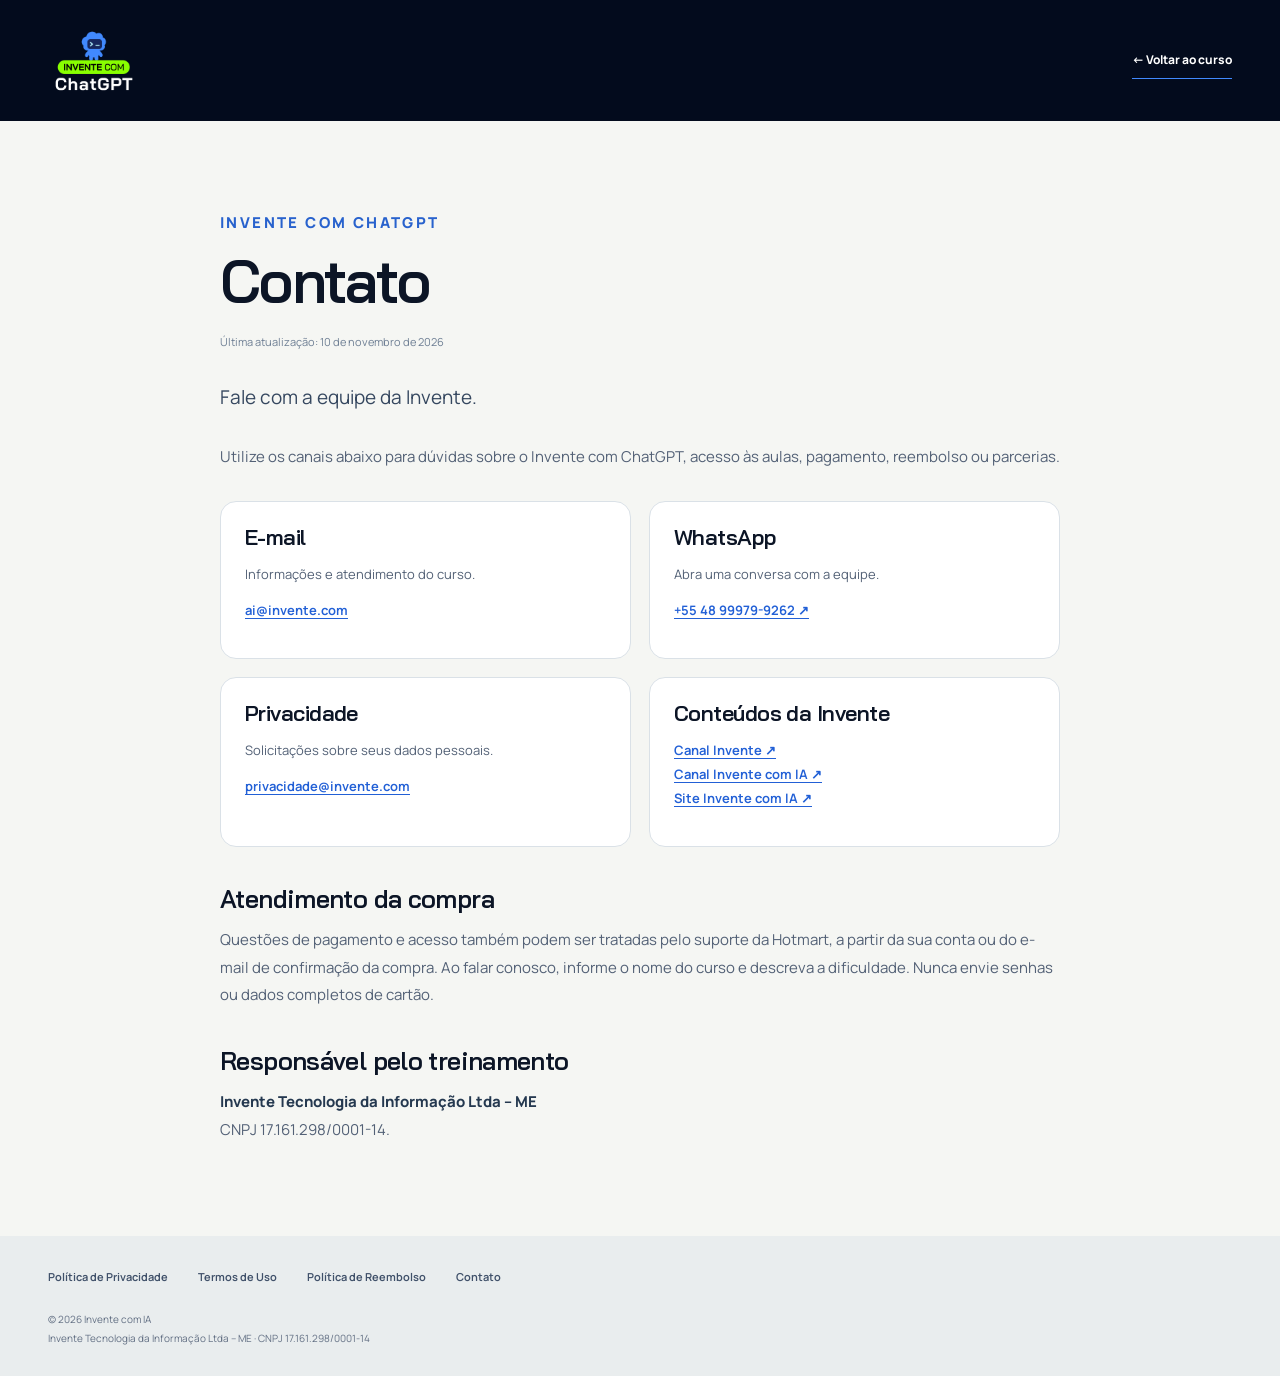
<file: contato.html>
<!doctype html><html lang="pt-BR"><head><meta charset="utf-8"><meta name="viewport" content="width=device-width,initial-scale=1"><meta name="robots" content="noindex,nofollow"><meta name="theme-color" content="#030b1d"><title>Contato — Invente com ChatGPT</title><link rel="icon" href="assets/mascot.svg" type="image/svg+xml"><link rel="stylesheet" href="styles.css"><script src="tracking.js" defer></script></head><body><a class="skip-link" href="#conteudo">Pular para o conteúdo</a><header class="legal-header"><div class="wrap"><a href="index.html" data-preserve-tracking aria-label="Invente com ChatGPT, página inicial"><img src="assets/logo-white.png" width="100" height="82" alt="Invente com ChatGPT"></a><a class="text-link" href="index.html" data-preserve-tracking>← Voltar ao curso</a></div></header><main id="conteudo" class="legal-main"><p class="eyebrow">INVENTE COM CHATGPT</p><h1>Contato</h1><p class="legal-date">Última atualização: 10 de novembro de 2026</p>
<p class="legal-intro">Fale com a equipe da Invente.</p>
<p>Utilize os canais abaixo para dúvidas sobre o Invente com ChatGPT, acesso às aulas, pagamento, reembolso ou parcerias.</p>
<div class="contact-grid"><section class="contact-card"><h2>E-mail</h2><p>Informações e atendimento do curso.</p><p><a href="mailto:ai@invente.com">ai@invente.com</a></p></section><section class="contact-card"><h2>WhatsApp</h2><p>Abra uma conversa com a equipe.</p><p><a href="https://wa.me/5548999799262" target="_blank" rel="noopener noreferrer">+55 48 99979-9262 ↗</a></p></section><section class="contact-card"><h2>Privacidade</h2><p>Solicitações sobre seus dados pessoais.</p><p><a href="mailto:privacidade@invente.com">privacidade@invente.com</a></p></section><section class="contact-card"><h2>Conteúdos da Invente</h2><p><a href="https://www.youtube.com/@invente" target="_blank" rel="noopener noreferrer">Canal Invente ↗</a><br><a href="https://www.youtube.com/@InventecomIA" target="_blank" rel="noopener noreferrer">Canal Invente com IA ↗</a><br><a href="https://www.inventecomia.com" target="_blank" rel="noopener noreferrer">Site Invente com IA ↗</a></p></section></div>
<h2>Atendimento da compra</h2>
<p>Questões de pagamento e acesso também podem ser tratadas pelo suporte da Hotmart, a partir da sua conta ou do e-mail de confirmação da compra. Ao falar conosco, informe o nome do curso e descreva a dificuldade. Nunca envie senhas ou dados completos de cartão.</p>
<h2>Responsável pelo treinamento</h2>
<p><strong>Invente Tecnologia da Informação Ltda – ME</strong><br>CNPJ 17.161.298/0001-14.</p>
</main><footer class="legal-footer"><nav class="wrap footer-links" aria-label="Informações institucionais"><a href="privacy.html" data-preserve-tracking>Política de Privacidade</a><a href="termos.html" data-preserve-tracking>Termos de Uso</a><a href="reembolso.html" data-preserve-tracking>Política de Reembolso</a><a href="contato.html" data-preserve-tracking>Contato</a></nav><p class="wrap">© 2026 Invente com IA<br>Invente Tecnologia da Informação Ltda – ME · CNPJ 17.161.298/0001-14</p></footer></body></html>
</file>
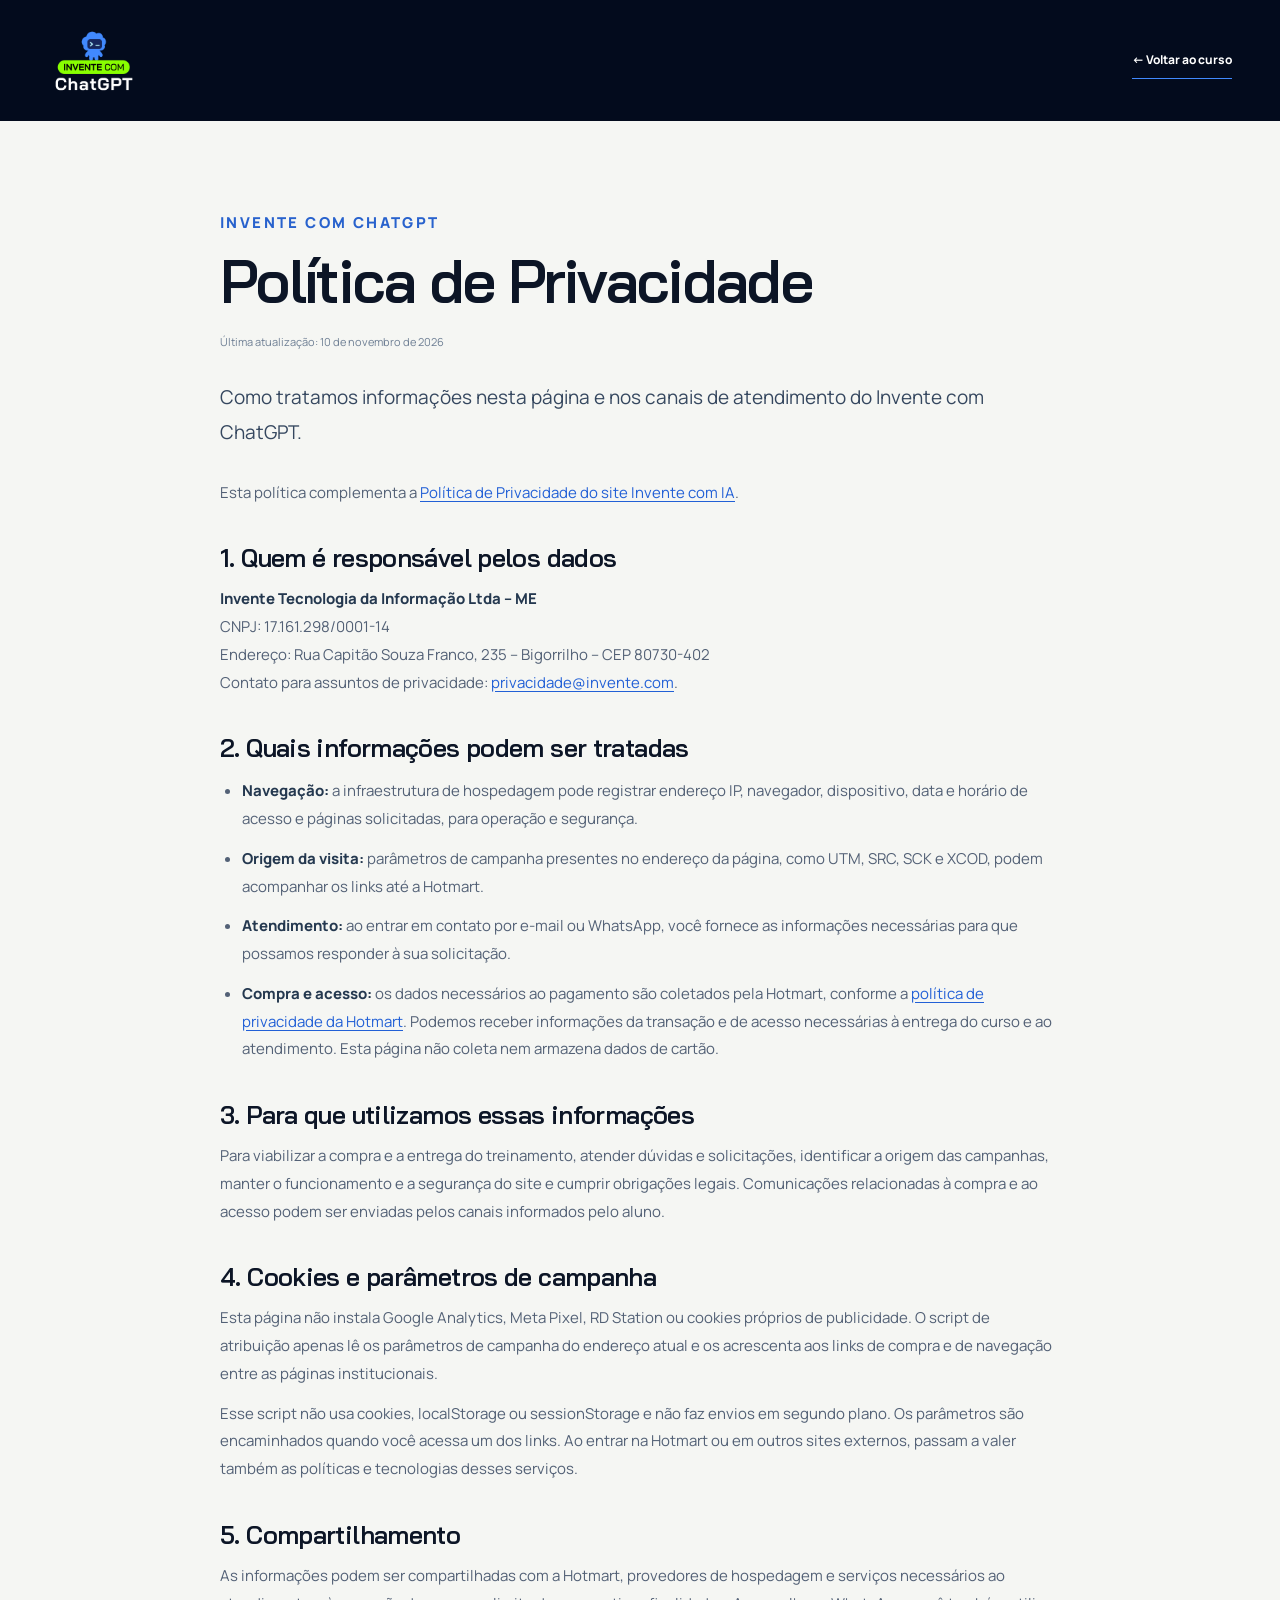
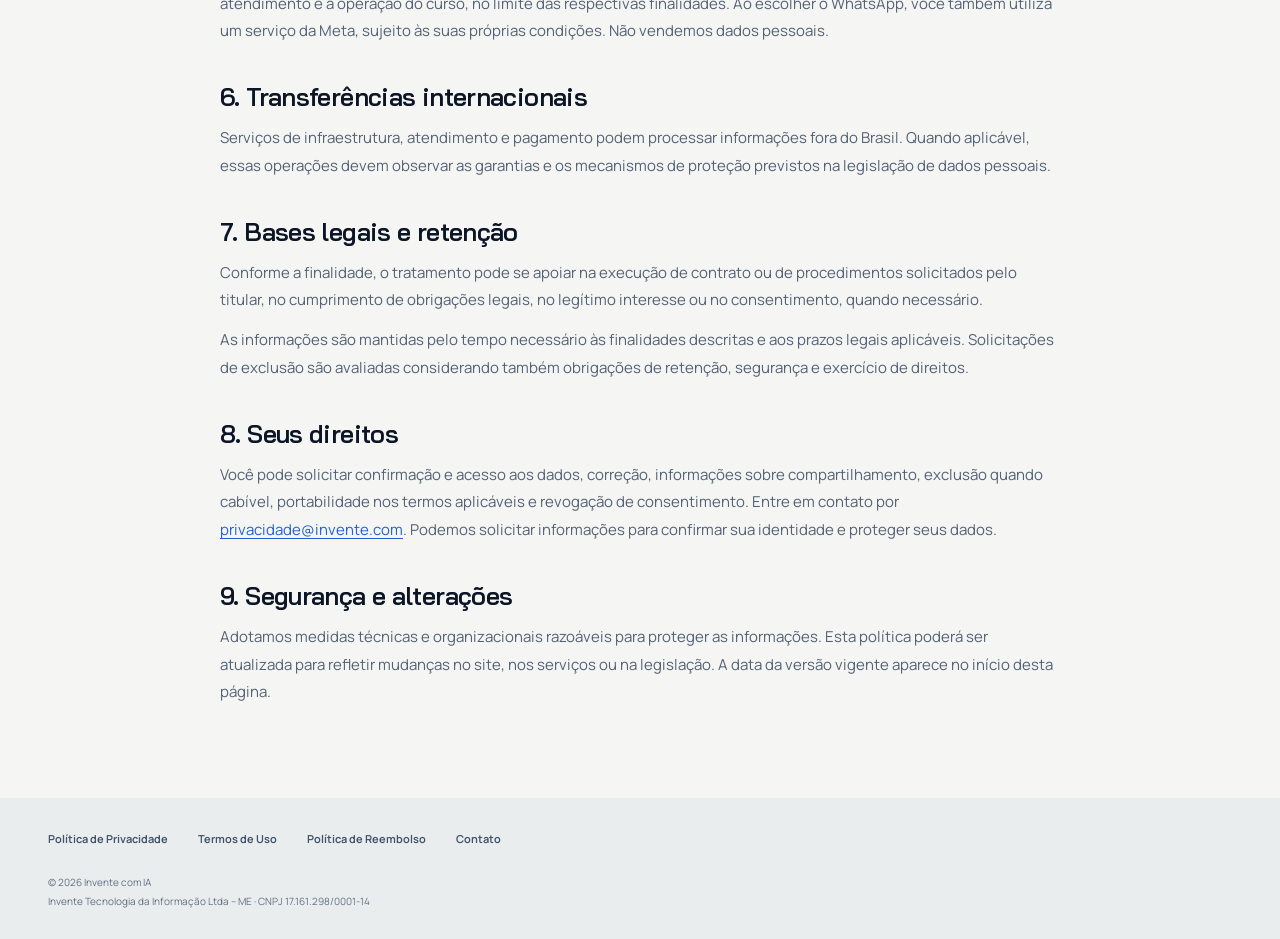
<file: privacy.html>
<!doctype html><html lang="pt-BR"><head><meta charset="utf-8"><meta name="viewport" content="width=device-width,initial-scale=1"><meta name="robots" content="noindex,nofollow"><meta name="theme-color" content="#030b1d"><title>Política de Privacidade — Invente com ChatGPT</title><link rel="icon" href="assets/mascot.svg" type="image/svg+xml"><link rel="stylesheet" href="styles.css"><script src="tracking.js" defer></script></head><body><a class="skip-link" href="#conteudo">Pular para o conteúdo</a><header class="legal-header"><div class="wrap"><a href="index.html" data-preserve-tracking aria-label="Invente com ChatGPT, página inicial"><img src="assets/logo-white.png" width="100" height="82" alt="Invente com ChatGPT"></a><a class="text-link" href="index.html" data-preserve-tracking>← Voltar ao curso</a></div></header><main id="conteudo" class="legal-main"><p class="eyebrow">INVENTE COM CHATGPT</p><h1>Política de Privacidade</h1><p class="legal-date">Última atualização: 10 de novembro de 2026</p>
<p class="legal-intro">Como tratamos informações nesta página e nos canais de atendimento do Invente com ChatGPT.</p>
<p>Esta política complementa a <a href="https://www.inventecomia.com/politica-de-privacidade/">Política de Privacidade do site Invente com IA</a>.</p>
<h2>1. Quem é responsável pelos dados</h2>
<p><strong>Invente Tecnologia da Informação Ltda – ME</strong><br>CNPJ: 17.161.298/0001-14<br>Endereço: Rua Capitão Souza Franco, 235 – Bigorrilho – CEP 80730-402<br>Contato para assuntos de privacidade: <a href="mailto:privacidade@invente.com">privacidade@invente.com</a>.</p>
<h2>2. Quais informações podem ser tratadas</h2>
<ul><li><strong>Navegação:</strong> a infraestrutura de hospedagem pode registrar endereço IP, navegador, dispositivo, data e horário de acesso e páginas solicitadas, para operação e segurança.</li><li><strong>Origem da visita:</strong> parâmetros de campanha presentes no endereço da página, como UTM, SRC, SCK e XCOD, podem acompanhar os links até a Hotmart.</li><li><strong>Atendimento:</strong> ao entrar em contato por e-mail ou WhatsApp, você fornece as informações necessárias para que possamos responder à sua solicitação.</li><li><strong>Compra e acesso:</strong> os dados necessários ao pagamento são coletados pela Hotmart, conforme a <a href="https://hotmart.com/pt-br/legal/privacidade-de-dados">política de privacidade da Hotmart</a>. Podemos receber informações da transação e de acesso necessárias à entrega do curso e ao atendimento. Esta página não coleta nem armazena dados de cartão.</li></ul>
<h2>3. Para que utilizamos essas informações</h2>
<p>Para viabilizar a compra e a entrega do treinamento, atender dúvidas e solicitações, identificar a origem das campanhas, manter o funcionamento e a segurança do site e cumprir obrigações legais. Comunicações relacionadas à compra e ao acesso podem ser enviadas pelos canais informados pelo aluno.</p>
<h2>4. Cookies e parâmetros de campanha</h2>
<p>Esta página não instala Google Analytics, Meta Pixel, RD Station ou cookies próprios de publicidade. O script de atribuição apenas lê os parâmetros de campanha do endereço atual e os acrescenta aos links de compra e de navegação entre as páginas institucionais.</p>
<p>Esse script não usa cookies, localStorage ou sessionStorage e não faz envios em segundo plano. Os parâmetros são encaminhados quando você acessa um dos links. Ao entrar na Hotmart ou em outros sites externos, passam a valer também as políticas e tecnologias desses serviços.</p>
<h2>5. Compartilhamento</h2>
<p>As informações podem ser compartilhadas com a Hotmart, provedores de hospedagem e serviços necessários ao atendimento e à operação do curso, no limite das respectivas finalidades. Ao escolher o WhatsApp, você também utiliza um serviço da Meta, sujeito às suas próprias condições. Não vendemos dados pessoais.</p>
<h2>6. Transferências internacionais</h2>
<p>Serviços de infraestrutura, atendimento e pagamento podem processar informações fora do Brasil. Quando aplicável, essas operações devem observar as garantias e os mecanismos de proteção previstos na legislação de dados pessoais.</p>
<h2>7. Bases legais e retenção</h2>
<p>Conforme a finalidade, o tratamento pode se apoiar na execução de contrato ou de procedimentos solicitados pelo titular, no cumprimento de obrigações legais, no legítimo interesse ou no consentimento, quando necessário.</p>
<p>As informações são mantidas pelo tempo necessário às finalidades descritas e aos prazos legais aplicáveis. Solicitações de exclusão são avaliadas considerando também obrigações de retenção, segurança e exercício de direitos.</p>
<h2>8. Seus direitos</h2>
<p>Você pode solicitar confirmação e acesso aos dados, correção, informações sobre compartilhamento, exclusão quando cabível, portabilidade nos termos aplicáveis e revogação de consentimento. Entre em contato por <a href="mailto:privacidade@invente.com">privacidade@invente.com</a>. Podemos solicitar informações para confirmar sua identidade e proteger seus dados.</p>
<h2>9. Segurança e alterações</h2>
<p>Adotamos medidas técnicas e organizacionais razoáveis para proteger as informações. Esta política poderá ser atualizada para refletir mudanças no site, nos serviços ou na legislação. A data da versão vigente aparece no início desta página.</p>
</main><footer class="legal-footer"><nav class="wrap footer-links" aria-label="Informações institucionais"><a href="privacy.html" data-preserve-tracking>Política de Privacidade</a><a href="termos.html" data-preserve-tracking>Termos de Uso</a><a href="reembolso.html" data-preserve-tracking>Política de Reembolso</a><a href="contato.html" data-preserve-tracking>Contato</a></nav><p class="wrap">© 2026 Invente com IA<br>Invente Tecnologia da Informação Ltda – ME · CNPJ 17.161.298/0001-14</p></footer></body></html>
</file>
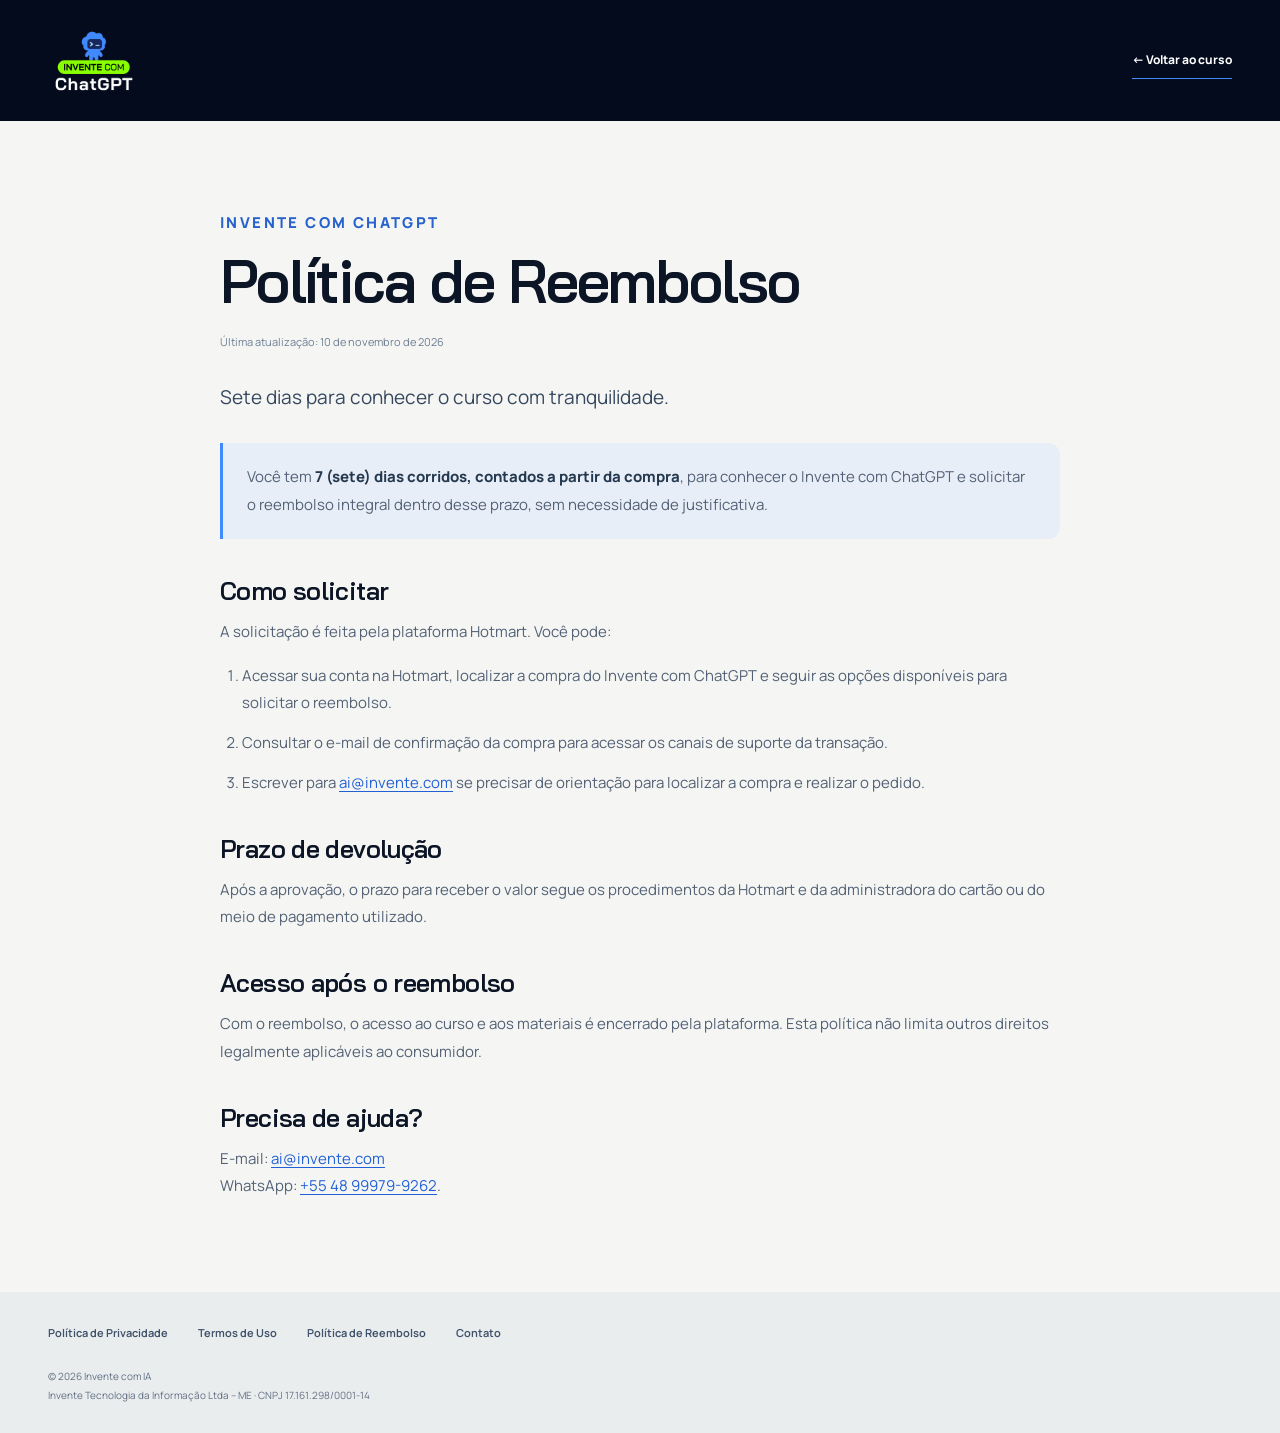
<file: reembolso.html>
<!doctype html><html lang="pt-BR"><head><meta charset="utf-8"><meta name="viewport" content="width=device-width,initial-scale=1"><meta name="robots" content="noindex,nofollow"><meta name="theme-color" content="#030b1d"><title>Política de Reembolso — Invente com ChatGPT</title><link rel="icon" href="assets/mascot.svg" type="image/svg+xml"><link rel="stylesheet" href="styles.css"><script src="tracking.js" defer></script></head><body><a class="skip-link" href="#conteudo">Pular para o conteúdo</a><header class="legal-header"><div class="wrap"><a href="index.html" data-preserve-tracking aria-label="Invente com ChatGPT, página inicial"><img src="assets/logo-white.png" width="100" height="82" alt="Invente com ChatGPT"></a><a class="text-link" href="index.html" data-preserve-tracking>← Voltar ao curso</a></div></header><main id="conteudo" class="legal-main"><p class="eyebrow">INVENTE COM CHATGPT</p><h1>Política de Reembolso</h1><p class="legal-date">Última atualização: 10 de novembro de 2026</p>
<p class="legal-intro">Sete dias para conhecer o curso com tranquilidade.</p>
<div class="legal-note"><p>Você tem <strong>7 (sete) dias corridos, contados a partir da compra</strong>, para conhecer o Invente com ChatGPT e solicitar o reembolso integral dentro desse prazo, sem necessidade de justificativa.</p></div>
<h2>Como solicitar</h2>
<p>A solicitação é feita pela plataforma Hotmart. Você pode:</p>
<ol><li>Acessar sua conta na Hotmart, localizar a compra do Invente com ChatGPT e seguir as opções disponíveis para solicitar o reembolso.</li><li>Consultar o e-mail de confirmação da compra para acessar os canais de suporte da transação.</li><li>Escrever para <a href="mailto:ai@invente.com">ai@invente.com</a> se precisar de orientação para localizar a compra e realizar o pedido.</li></ol>
<h2>Prazo de devolução</h2>
<p>Após a aprovação, o prazo para receber o valor segue os procedimentos da Hotmart e da administradora do cartão ou do meio de pagamento utilizado.</p>
<h2>Acesso após o reembolso</h2>
<p>Com o reembolso, o acesso ao curso e aos materiais é encerrado pela plataforma. Esta política não limita outros direitos legalmente aplicáveis ao consumidor.</p>
<h2>Precisa de ajuda?</h2>
<p>E-mail: <a href="mailto:ai@invente.com">ai@invente.com</a><br>WhatsApp: <a href="https://wa.me/5548999799262" target="_blank" rel="noopener noreferrer">+55 48 99979-9262</a>.</p>
</main><footer class="legal-footer"><nav class="wrap footer-links" aria-label="Informações institucionais"><a href="privacy.html" data-preserve-tracking>Política de Privacidade</a><a href="termos.html" data-preserve-tracking>Termos de Uso</a><a href="reembolso.html" data-preserve-tracking>Política de Reembolso</a><a href="contato.html" data-preserve-tracking>Contato</a></nav><p class="wrap">© 2026 Invente com IA<br>Invente Tecnologia da Informação Ltda – ME · CNPJ 17.161.298/0001-14</p></footer></body></html>
</file>
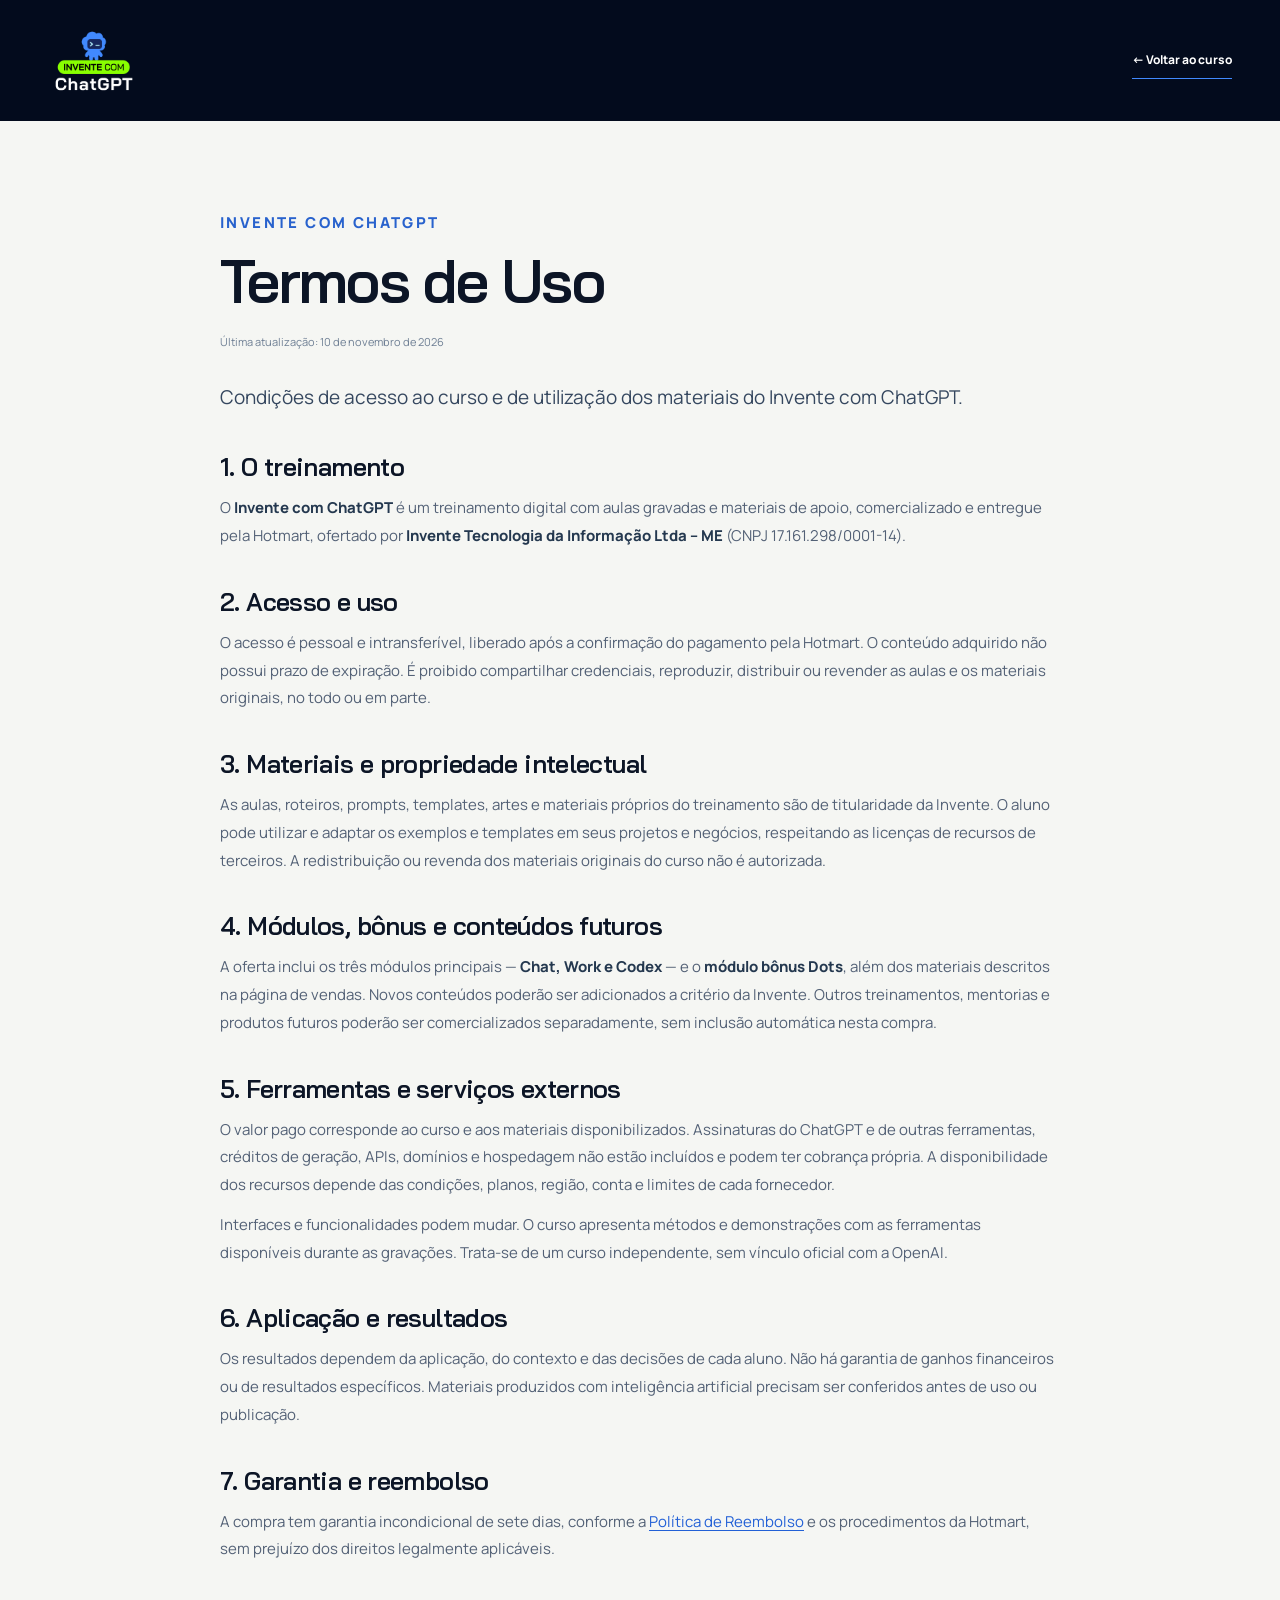
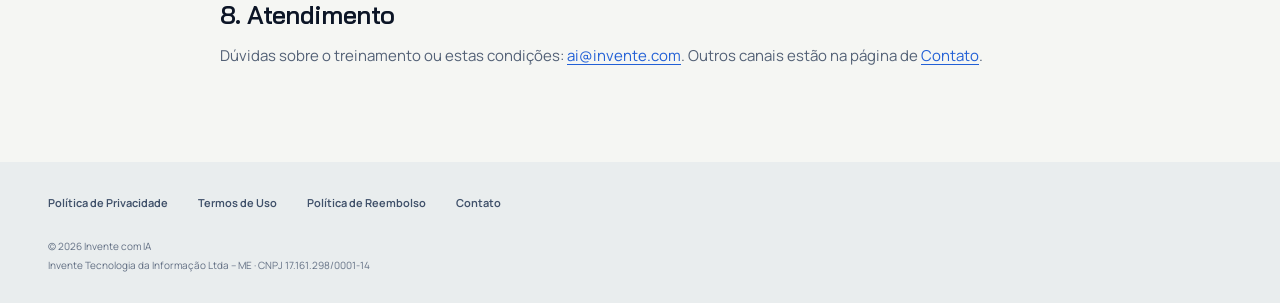
<file: termos.html>
<!doctype html><html lang="pt-BR"><head><meta charset="utf-8"><meta name="viewport" content="width=device-width,initial-scale=1"><meta name="robots" content="noindex,nofollow"><meta name="theme-color" content="#030b1d"><title>Termos de Uso — Invente com ChatGPT</title><link rel="icon" href="assets/mascot.svg" type="image/svg+xml"><link rel="stylesheet" href="styles.css"><script src="tracking.js" defer></script></head><body><a class="skip-link" href="#conteudo">Pular para o conteúdo</a><header class="legal-header"><div class="wrap"><a href="index.html" data-preserve-tracking aria-label="Invente com ChatGPT, página inicial"><img src="assets/logo-white.png" width="100" height="82" alt="Invente com ChatGPT"></a><a class="text-link" href="index.html" data-preserve-tracking>← Voltar ao curso</a></div></header><main id="conteudo" class="legal-main"><p class="eyebrow">INVENTE COM CHATGPT</p><h1>Termos de Uso</h1><p class="legal-date">Última atualização: 10 de novembro de 2026</p>
<p class="legal-intro">Condições de acesso ao curso e de utilização dos materiais do Invente com ChatGPT.</p>
<h2>1. O treinamento</h2>
<p>O <strong>Invente com ChatGPT</strong> é um treinamento digital com aulas gravadas e materiais de apoio, comercializado e entregue pela Hotmart, ofertado por <strong>Invente Tecnologia da Informação Ltda – ME</strong> (CNPJ 17.161.298/0001-14).</p>
<h2>2. Acesso e uso</h2>
<p>O acesso é pessoal e intransferível, liberado após a confirmação do pagamento pela Hotmart. O conteúdo adquirido não possui prazo de expiração. É proibido compartilhar credenciais, reproduzir, distribuir ou revender as aulas e os materiais originais, no todo ou em parte.</p>
<h2>3. Materiais e propriedade intelectual</h2>
<p>As aulas, roteiros, prompts, templates, artes e materiais próprios do treinamento são de titularidade da Invente. O aluno pode utilizar e adaptar os exemplos e templates em seus projetos e negócios, respeitando as licenças de recursos de terceiros. A redistribuição ou revenda dos materiais originais do curso não é autorizada.</p>
<h2>4. Módulos, bônus e conteúdos futuros</h2>
<p>A oferta inclui os três módulos principais — <strong>Chat, Work e Codex</strong> — e o <strong>módulo bônus Dots</strong>, além dos materiais descritos na página de vendas. Novos conteúdos poderão ser adicionados a critério da Invente. Outros treinamentos, mentorias e produtos futuros poderão ser comercializados separadamente, sem inclusão automática nesta compra.</p>
<h2>5. Ferramentas e serviços externos</h2>
<p>O valor pago corresponde ao curso e aos materiais disponibilizados. Assinaturas do ChatGPT e de outras ferramentas, créditos de geração, APIs, domínios e hospedagem não estão incluídos e podem ter cobrança própria. A disponibilidade dos recursos depende das condições, planos, região, conta e limites de cada fornecedor.</p>
<p>Interfaces e funcionalidades podem mudar. O curso apresenta métodos e demonstrações com as ferramentas disponíveis durante as gravações. Trata-se de um curso independente, sem vínculo oficial com a OpenAI.</p>
<h2>6. Aplicação e resultados</h2>
<p>Os resultados dependem da aplicação, do contexto e das decisões de cada aluno. Não há garantia de ganhos financeiros ou de resultados específicos. Materiais produzidos com inteligência artificial precisam ser conferidos antes de uso ou publicação.</p>
<h2>7. Garantia e reembolso</h2>
<p>A compra tem garantia incondicional de sete dias, conforme a <a href="reembolso.html" data-preserve-tracking>Política de Reembolso</a> e os procedimentos da Hotmart, sem prejuízo dos direitos legalmente aplicáveis.</p>
<h2>8. Atendimento</h2>
<p>Dúvidas sobre o treinamento ou estas condições: <a href="mailto:ai@invente.com">ai@invente.com</a>. Outros canais estão na página de <a href="contato.html" data-preserve-tracking>Contato</a>.</p>
</main><footer class="legal-footer"><nav class="wrap footer-links" aria-label="Informações institucionais"><a href="privacy.html" data-preserve-tracking>Política de Privacidade</a><a href="termos.html" data-preserve-tracking>Termos de Uso</a><a href="reembolso.html" data-preserve-tracking>Política de Reembolso</a><a href="contato.html" data-preserve-tracking>Contato</a></nav><p class="wrap">© 2026 Invente com IA<br>Invente Tecnologia da Informação Ltda – ME · CNPJ 17.161.298/0001-14</p></footer></body></html>
</file>
<file: styles.css>
@font-face{font-family:Manrope;src:url('assets/fonts/Manrope.ttf') format('truetype');font-weight:200 800;font-display:swap}
@font-face{font-family:Bai;src:url('assets/fonts/BaiJamjuree-Medium.ttf') format('truetype');font-weight:500;font-display:swap}
@font-face{font-family:Bai;src:url('assets/fonts/BaiJamjuree-SemiBold.ttf') format('truetype');font-weight:600 800;font-display:swap}
:root{--ink:#0c1526;--muted:#5b6472;--navy:#030b1d;--lime:#89ff00;--blue:#4189fe;--light:#f5f6f3;--line:#dce1e0;--radius:24px;--wrap:1240px}
*{box-sizing:border-box}html{scroll-behavior:smooth;scroll-padding-top:100px}body{margin:0;color:var(--ink);background:var(--light);font:16px/1.7 Manrope,Arial,sans-serif;-webkit-font-smoothing:antialiased}body.modal-open{overflow:hidden}a{color:inherit;text-decoration:none}button{font:inherit;cursor:pointer}button,a{-webkit-tap-highlight-color:transparent}button{border:0}img{max-width:100%;display:block}p,h1,h2,h3,blockquote{margin:0}h1,h2,h3{font-family:Bai,Arial,sans-serif;line-height:1.08;letter-spacing:-.045em;font-weight:600}h1{font-size:clamp(42px,4.4vw,66px)}h2{font-size:clamp(36px,3.7vw,56px)}h3{font-size:28px}em{font-style:normal}h2 em{color:#2260d6}.dark h2 em,.hero h1 em{color:var(--lime)}strong{font-weight:750}button:focus-visible,a:focus-visible,summary:focus-visible{outline:3px solid #4189fe;outline-offset:5px}::selection{background:var(--lime);color:#000}.wrap{width:min(var(--wrap),calc(100% - 96px));margin:auto}.dark{background:var(--navy);color:#fff}.light{background:var(--light)}.section{padding:112px 0}.eyebrow{font-size:11px;font-weight:800;letter-spacing:.16em;line-height:1.5;color:#2862cd;margin-bottom:24px}.dark .eyebrow{color:#9bc2ff}.section-copy>p:not(.eyebrow),.instructor-copy>p:not(.eyebrow){color:var(--muted);font-size:17px;margin-top:24px;max-width:540px}.section-heading{display:flex;justify-content:space-between;align-items:flex-end;gap:64px;margin-bottom:48px}.section-heading>p{max-width:370px;color:var(--muted);font-size:16px}.dark .section-heading>p{color:#aeb9d1}.button{display:inline-flex;align-items:center;justify-content:center;gap:20px;padding:17px 26px;border-radius:100px;font-size:15px;font-weight:800;line-height:1.3;transition:transform .22s,background .22s,box-shadow .22s;min-height:54px}.button span{font-size:23px;line-height:1}.button:hover{transform:translateY(-3px)}.button-lime{color:#081600;background:var(--lime);box-shadow:0 8px 35px #89ff0015}.button-lime:hover{background:#a6ff3f;box-shadow:0 12px 38px #89ff0026}.button-dark{background:var(--ink);color:white}.button-outline{border:1px solid #ffffff50;color:#fff;background:transparent}.button-outline:hover{background:#ffffff0d}.text-link{display:inline-flex;gap:14px;align-items:center;font-weight:750;font-size:14px;padding:8px 0;background:transparent;border-bottom:1px solid #4189fe;color:inherit}.text-link span{font-size:20px}.skip-link{position:fixed;top:-100px;left:20px;z-index:99;background:white;color:var(--ink);padding:15px}.skip-link:focus{top:15px}.reading-progress{position:fixed;inset:0 auto auto 0;height:3px;width:100%;background:var(--lime);transform:scaleX(0);transform-origin:left;z-index:60;pointer-events:none}
.header{position:absolute;z-index:40;top:0;left:0;width:100%;color:white;transition:background .25s,box-shadow .25s}.header.scrolled{position:fixed;background:#f5f6f3f5;backdrop-filter:blur(18px);box-shadow:0 1px 0 #0c152612;color:var(--ink);animation:slidein .25s}.nav-wrap{height:112px;display:flex;align-items:center;justify-content:space-between}.brand{width:94px;display:block;flex-shrink:0}.brand img{width:100%;height:auto}.logo-dark{display:none}.header.scrolled .logo-light{display:none}.header.scrolled .logo-dark{display:block}.header.scrolled .nav-wrap{height:78px}.header.scrolled .brand{width:64px}nav{display:flex;gap:32px;align-items:center}nav>a{font-size:13px;font-weight:650}nav>a:not(.nav-cta):hover{color:var(--blue)}.nav-cta{padding:10px 20px;border:1px solid #ffffff45;border-radius:30px}.header.scrolled .nav-cta{background:var(--ink);color:white}.nav-cta span{margin-left:12px}.menu-toggle{display:none}
.hero{min-height:840px;position:relative;overflow:hidden;isolation:isolate}.hero-art{position:absolute;inset:80px 0 0;z-index:-2;will-change:transform;transform:translateY(var(--hero-shift,0px));transform-origin:65% 45%}.hero-art>img{width:100%;height:100%;object-fit:cover;object-position:64% center}.hero-shade{position:absolute;inset:0;background:linear-gradient(90deg,#030b1d 0%,#030b1dfa 27%,#030b1dd9 36%,#030b1d66 47%,transparent 61%),linear-gradient(0deg,#030b1d 0%,transparent 18%)}.hero-glow{position:absolute;bottom:-1px;left:0;right:0;height:2px;background:linear-gradient(90deg,transparent,#41ddff,#9f51f5,transparent);box-shadow:0 0 20px #4189fe80}.hero-inner{position:relative;padding-top:188px;padding-bottom:130px}.hero-copy{max-width:560px}.hero-eyebrow{color:#b4c5dc;font-size:10px;margin-bottom:20px;display:flex;align-items:center;gap:10px}.live-dot{display:inline-block;width:6px;height:6px;background:var(--lime);border-radius:50%;box-shadow:0 0 18px var(--lime)}.hero-description{font-size:17px;line-height:1.7;color:#c5cede;max-width:455px;margin-top:25px}.hero-description strong{font-weight:600;color:white}.hero-actions{display:flex;gap:24px;align-items:center;flex-wrap:wrap;margin-top:32px}.hero-actions .text-link{font-size:12px}.hero-actions .button{font-size:14px;padding-inline:22px}.hero-meta{font-size:12px;color:#a9b5cd;margin-top:22px}.hero-meta span{margin:0 7px}.hero-bottom{position:absolute;bottom:29px;left:0;right:0;display:flex;justify-content:space-between;color:#9aabc9;font-size:11px}.hero-bottom a{letter-spacing:.12em;font-size:9px;display:flex;gap:18px}.hero-bottom a span{font-size:18px;line-height:1}.learning-strip{background:#fff;border-bottom:1px solid var(--line);padding:26px 0}.learning-strip .wrap{display:flex;align-items:center;justify-content:space-between;gap:24px;font-size:11px;letter-spacing:.12em;font-weight:800}.learning-strip i{font-style:normal;font-size:24px;color:#2260d6}
.intro-grid{display:grid;grid-template-columns:1fr 1fr;gap:90px;align-items:center}.statement{padding:24px 0 0;border-top:1px solid var(--line);margin-top:30px!important;font-size:18px!important}.statement strong{color:var(--ink)}.process-demo{background:white;border:1px solid var(--line);border-radius:18px;box-shadow:0 30px 80px #0d254a12;transform:rotate(1.5deg)}.demo-top,.showcase-bar{display:flex;align-items:center;justify-content:space-between;border-bottom:1px solid #e7e9ed;padding:15px 18px;font-size:10px;color:#677184}.window-dots{display:flex;gap:5px}.window-dots i{width:6px;height:6px;border-radius:50%;background:#c5cad4}.window-dots i:nth-child(1){background:#ff887b}.window-dots i:nth-child(2){background:#f6cf71}.window-dots i:nth-child(3){background:#a4ce79}.demo-content{padding:30px}.demo-label{font-size:9px;letter-spacing:.14em;font-weight:800;color:#71849b}.process-tabs{display:grid;grid-template-columns:repeat(4,1fr);margin:20px 0 25px;gap:8px}.process-tabs button{padding:9px 5px;border-radius:8px;background:#f1f4f8;color:#566378;font-size:12px}.process-tabs button span{display:block;font-size:9px}.process-tabs button[aria-pressed=true]{background:var(--ink);color:var(--lime)}.file-tags{display:flex;gap:6px;flex-wrap:wrap;margin-bottom:20px}.file-tags span{font-size:9px;padding:5px 9px;background:#eaf1ff;border:1px solid #cfe0ff;color:#2f64b4;border-radius:5px}.prompt-bubble{font-size:13px;line-height:1.8;background:#f5f6f8;padding:20px;border-radius:12px 12px 2px 12px;min-height:115px}.process-answer{margin-top:25px;display:flex;align-items:flex-start;gap:12px;min-height:110px}.process-answer img{flex:none;width:32px;height:32px;object-fit:contain}.process-answer strong{display:block;font-size:13px}.process-answer p{font-size:12px;line-height:1.7;color:#667286;margin-top:6px}.demo-caption{padding:0 20px 18px;text-align:center;font-size:9px;color:#778295}
.projects{padding-top:0}.project-tabs{display:flex;gap:10px;margin-bottom:24px;flex-wrap:wrap}.project-tabs button{background:transparent;border:1px solid #d3d9db;padding:10px 18px;border-radius:40px;font-size:12px;color:#5a6678;font-weight:700}.project-tabs button[aria-pressed=true]{background:var(--ink);border-color:var(--ink);color:white}.showcase{display:grid;grid-template-columns:1.65fr 1fr;gap:0;border-radius:22px;background:white;overflow:hidden;border:1px solid var(--line);box-shadow:0 28px 65px #152a4510}.showcase-media{padding:20px;background:linear-gradient(135deg,#dfe9ed,#ecedf4);display:flex;flex-direction:column;justify-content:center;min-width:0}.showcase-bar{background:white;border-radius:10px 10px 0 0;font-size:8px;padding:10px 14px}.showcase-bar button{background:#eef2f7;border-radius:5px;width:25px;height:25px;color:#344c70}.showcase-image{background:var(--navy);padding:0;width:100%;display:block;aspect-ratio:16/9;overflow:hidden}.showcase-image img{width:100%;height:100%;object-fit:contain;transition:opacity .18s}.image-caption{font-size:9px;color:#4b5f76;margin-top:12px;text-align:center}.showcase-copy{padding:45px 34px;display:flex;flex-direction:column;align-items:flex-start;justify-content:center}.small-tag{font-size:9px;font-weight:800;letter-spacing:.05em;color:#2862cd;padding:6px 0}.showcase h3{font-size:32px;margin:16px 0;letter-spacing:-.035em}.showcase-copy p{font-size:13px;color:var(--muted);line-height:1.85}.showcase-copy a{margin-top:22px;font-size:12px}.more-possibilities{display:flex;gap:28px;align-items:center;margin-top:32px}.more-possibilities>span{text-transform:uppercase;font-size:9px;letter-spacing:.15em;font-weight:800;color:#6c7c8e;flex-shrink:0}.more-possibilities p{font-size:12px;color:#40516a}.more-possibilities b{color:#4189fe;margin:0 12px}
.modules{position:relative;overflow:hidden;isolation:isolate;background:radial-gradient(ellipse at 100% 10%,#271148 0%,transparent 35%),var(--navy)}.orbital-lines{position:absolute;width:1200px;height:1200px;border:1px solid #3779ff12;border-radius:50%;right:-600px;top:100px;z-index:-1;box-shadow:0 0 0 70px #3779ff04,0 0 0 140px #3779ff04}.module-grid{display:grid;grid-template-columns:1fr 1fr;gap:28px}.module-card{background:#0b152c;border:1px solid #283351;border-radius:18px;overflow:hidden;align-self:start;transition:border-color .3s,box-shadow .3s}.module-card:hover{border-color:#4189fe75;box-shadow:0 20px 60px #0003}.module-art{position:relative;aspect-ratio:16/9;overflow:hidden}.module-art:after{content:'';position:absolute;inset:0;background:linear-gradient(90deg,#010c2c99,transparent 65%);pointer-events:none}.module-art>img{width:100%;height:100%;object-fit:cover;transition:transform .8s}.module-card:hover .module-art>img{transform:scale(1.035)}.module-cover-copy{position:absolute;z-index:1;left:25px;top:24px;width:43%}.module-cover-copy>span{font-size:9px;font-weight:800;letter-spacing:.1em;color:#061d00;background:var(--lime);padding:5px 10px;border-radius:30px;display:inline-block}.module-cover-copy h3{font-size:38px;line-height:1.05;margin:18px 0 9px;letter-spacing:-.04em}.module-cover-copy p{font-family:Bai;font-weight:500;font-size:17px;line-height:1.3;color:#b9ff80}.module-description{padding:24px 28px 0}.module-description>p{font-size:13px;color:#b2bfd6;min-height:66px;line-height:1.8;margin-bottom:14px}.module-description details{border-top:1px solid #ffffff16}.module-description summary{padding:18px 0;display:flex;justify-content:space-between;align-items:center;list-style:none;cursor:pointer;font-size:12px;font-weight:700}.module-description summary b{font-size:22px;font-weight:400;color:var(--lime);transition:transform .2s}summary::-webkit-details-marker{display:none}.module-description details[open] summary b{transform:rotate(45deg)}.lesson-list{padding:0 0 22px;margin:0;list-style:none}.lesson-list li{padding:10px 0;border-top:1px solid #ffffff0c;font-size:12px;color:#b9c7de;display:flex;gap:16px;line-height:1.6}.lesson-list li span{font-size:10px;color:#5c99f7;flex-shrink:0;padding-top:2px}.module-footer{border-top:1px solid #ffffff20;margin-top:42px;padding-top:32px;display:flex;justify-content:space-between;align-items:center;gap:25px;font-size:13px;color:#9caccc}.module-footer .button{font-size:12px;min-height:45px;padding:12px 23px}
.applications-grid{display:grid;grid-template-columns:repeat(4,1fr);gap:0;border-top:1px solid #cfd6da}.application{padding:35px 27px 0;border-right:1px solid #dce1e0;position:relative}.application:first-child{padding-left:0}.application:last-child{border:0;padding-right:0}.application-icon{font-size:24px;color:#2260d6;width:45px;height:45px;border-radius:12px;background:#e9edf2;display:grid;place-items:center;margin-bottom:35px}.application-number{position:absolute;right:25px;top:45px;color:#b8c1ca;font-size:11px}.application h3{font-size:24px;letter-spacing:-.03em;min-height:56px}.application p{font-size:13px;color:var(--muted);margin-top:19px;line-height:1.85}.application-example{display:block;font-size:11px;font-weight:750;border-top:1px solid #dce1e0;padding-top:18px;margin-top:26px;color:#1e3759}.section-note{font-size:10px;color:#778391;margin-top:30px}
.resources{background:#e9edee;overflow:hidden}.resources-grid{display:grid;grid-template-columns:.85fr 1.15fr;gap:70px;align-items:center}.resource-copy>p:not(.eyebrow){color:var(--muted);font-size:15px;margin-top:24px;max-width:430px}.resource-list{list-style:none;padding:0;margin:30px 0}.resource-list li{display:flex;gap:15px;padding:15px 0;border-bottom:1px solid #d1dadd}.resource-list li>span{font-size:10px;color:#2862cd;padding-top:3px}.resource-list strong{font-size:14px}.resource-list p{font-size:12px;color:#667284;margin-top:4px}.resource-copy>.text-link{font-size:12px}.books-stage{position:relative;min-height:680px;perspective:1500px}.book{position:absolute;width:43%;padding:0;background:transparent;border-radius:3px;box-shadow:-5px 7px 0 #c3ccd0,12px 28px 40px #162b3a25;transform:rotate(-8deg);transition:transform .35s;overflow:hidden}.book img{width:100%;height:auto}.book:hover{z-index:5;transform:rotate(0) translateY(-12px)}.book-1{top:10px;left:0;z-index:1;transform:rotate(-9deg)}.book-2{top:10px;right:5%;z-index:2;transform:rotate(7deg)}.book-3{top:240px;left:9%;z-index:3;transform:rotate(-5deg)}.book-4{top:250px;right:0;z-index:4;transform:rotate(9deg)}.books-caption{position:absolute;bottom:-25px;font-size:9px;letter-spacing:.13em;color:#637185;width:100%;text-align:center}
.instructor-grid{display:grid;grid-template-columns:.85fr 1fr;gap:100px;align-items:center}.instructor-visual{border-radius:20px;position:relative;overflow:hidden;aspect-ratio:4/4.5;background:#09111c}.instructor-visual:after{content:'';position:absolute;inset:60% 0 0;background:linear-gradient(transparent,#030b1de8)}.instructor-visual>img{width:100%;height:100%;object-fit:cover;object-position:center}.instructor-name{position:absolute;bottom:32px;left:32px;color:white;z-index:1}.instructor-name span{display:block;font-size:9px;letter-spacing:.2em;color:#b7cdf5;margin-bottom:8px}.instructor-name strong{font-family:Bai;font-size:30px}.instructor-copy blockquote{margin-top:32px;border-left:3px solid #89cf28;padding-left:22px;font-family:Bai;font-size:23px;line-height:1.5;letter-spacing:-.025em}.signature{display:block;margin-top:24px;font-size:13px;font-weight:800}.signature small{display:block;font-size:11px;color:#748096;font-weight:400}
.offer{position:relative;isolation:isolate;overflow:hidden;padding:120px 0}.offer-halo{position:absolute;width:800px;height:800px;border-radius:50%;background:radial-gradient(circle,#21438350,transparent 66%);top:-160px;right:-140px;z-index:-1}.offer-grid{display:grid;grid-template-columns:1.1fr .9fr;gap:100px;align-items:center}.offer h2{font-size:clamp(45px,4.4vw,68px);line-height:1.08}.offer-copy>p:not(.eyebrow){color:#aabbd6;font-size:15px;line-height:1.9;margin-top:28px;max-width:470px}.offer-inclusions{display:grid;grid-template-columns:1fr 1fr;gap:13px 16px;margin-top:32px;font-size:12px;color:#b8c6db}.offer-inclusions span::first-letter{color:var(--lime)}.price-card{background:#fff;color:var(--ink);border-radius:22px;padding:38px;text-align:center;box-shadow:0 0 0 7px #ffffff08,0 30px 100px #0003}.price-label{font-size:10px;font-weight:800;letter-spacing:.13em;color:#3065c9}.price-card h3{font-family:Manrope;font-size:16px;letter-spacing:-.02em;margin:14px 0 24px}.price>span{font-size:13px;display:block;text-align:left;margin-left:10px}.price>strong{font-family:Bai;font-size:66px;line-height:1.2;letter-spacing:-.055em;white-space:nowrap}.cash-price{font-size:17px;margin-top:10px}.installment-note{font-size:10px;color:#697487;margin-top:8px}.price-card>.button{width:100%;margin-top:28px;font-size:15px}.checkout-note{font-size:9px;display:block;color:#5a6c80;margin-top:12px}.guarantee{display:flex;align-items:center;gap:18px;padding-top:25px;border-top:1px solid #e2e6e9;text-align:left;margin-top:26px}.guarantee-number{border:1px solid #b9d5b0;color:#357321;border-radius:50%;width:66px;height:66px;display:flex;flex-direction:column;align-items:center;justify-content:center;font-size:25px;line-height:1.2;flex-shrink:0;font-weight:800}.guarantee-number small{font-size:9px;letter-spacing:.1em}.guarantee strong{font-size:12px}.guarantee p{font-size:11px;line-height:1.6;margin-top:5px;color:#647084}.access-note{font-size:9px;color:#7a8495;line-height:1.8;margin-top:20px}
.faq-grid{display:grid;grid-template-columns:.65fr 1fr;gap:100px}.faq-grid>div>p:not(.eyebrow){font-size:15px;color:var(--muted);max-width:300px;margin-top:24px}.faq-list details{border-bottom:1px solid #d6dde0}.faq-list details:first-child{border-top:1px solid #d6dde0}.faq-list summary{list-style:none;cursor:pointer;font-size:14px;font-weight:750;display:flex;justify-content:space-between;gap:25px;padding:23px 0;line-height:1.5}.faq-list summary span{font-size:20px;font-weight:400;line-height:1.1;transition:transform .2s;color:#2862cd}.faq-list details[open] summary span{transform:rotate(45deg)}.faq-list p{font-size:13px;line-height:1.9;color:#5c6c81;padding-bottom:24px;max-width:580px}.final-call{text-align:center;padding:0 0 90px}.final-call .wrap{padding-top:65px;border-top:1px solid var(--line)}.final-call img{margin:0 auto 25px}.final-call h2{font-size:clamp(30px,3vw,44px);line-height:1.2}.final-call .button{margin-top:30px}.footer-top{border-top:1px solid var(--line);padding-top:40px;padding-bottom:35px;display:flex;align-items:center;gap:50px}.footer-top img{width:80px;height:auto}.footer-top p{font-size:12px;color:#6a7485}.footer-top strong{font-weight:600;color:#394a60}.back-top{margin-left:auto;font-size:11px;color:#53647a}.footer-bottom{padding:24px 0;border-top:1px solid var(--line);display:flex;justify-content:space-between;font-size:9px;color:#7b8797}.mobile-purchase{display:none}
dialog{border:0;border-radius:18px;max-width:min(1100px,94vw);max-height:92vh;padding:20px;background:white;box-shadow:0 40px 100px #0006;color:var(--ink)}dialog::backdrop{background:#030b1dde;backdrop-filter:blur(8px)}.modal-header{display:flex;justify-content:space-between;align-items:center;gap:30px;margin-bottom:16px;font-size:13px}.close-modal{background:#edf1f5;color:#233654;width:38px;height:38px;border-radius:50%;font-size:25px;line-height:1;flex-shrink:0}.modal-header p{padding-left:5px}#modal-image{max-height:76vh;width:auto;object-fit:contain;margin:auto;max-width:100%}#checkout-modal{padding:48px;max-width:540px}#checkout-modal>.close-modal{position:absolute;right:15px;top:15px}#checkout-modal h2{font-size:32px}#checkout-modal>p:not(.eyebrow){font-size:14px;color:var(--muted);margin:24px 0}#checkout-modal .eyebrow{margin-top:15px;font-size:9px}.reveal{transition:opacity .7s,translate .7s}.motion-ready .reveal:not(.in-view){opacity:0;translate:0 24px}.motion-ready .reveal.in-view{opacity:1;translate:0 0}@keyframes slidein{from{transform:translateY(-100%)}to{transform:translateY(0)}}@keyframes hero-in{from{opacity:0;transform:translateY(15px)}to{opacity:1;transform:translateY(0)}}.hero-copy{animation:hero-in .8s .05s both}
@media(min-width:1550px){.hero-art>img{object-fit:cover;object-position:65% 35%}.hero-shade{background:linear-gradient(90deg,#030b1d 0%,#030b1de6 32%,#030b1d88 42%,transparent 58%),linear-gradient(0deg,#030b1d,transparent 18%)}.hero{min-height:900px}.hero-inner{padding-top:220px}}
@media(max-width:1150px){.wrap{width:calc(100% - 64px)}.hero{min-height:780px}.hero-copy{max-width:470px}.hero h1{font-size:53px}.hero-inner{padding-top:170px}.hero-art{left:0;right:-100px}.hero-actions{gap:16px}.intro-grid{gap:42px}.section{padding:85px 0}.projects{padding-top:0}.section-heading{gap:40px}.section-heading>p{max-width:300px}.showcase-copy{padding:25px}.showcase h3{font-size:28px}.module-cover-copy h3{font-size:32px}.module-cover-copy p{font-size:15px}.applications-grid{grid-template-columns:repeat(2,1fr);gap:35px 0}.application:nth-child(3){padding-left:0}.application:nth-child(2){border:0}.resources-grid{gap:35px}.books-stage{min-height:570px}.book-3{top:210px}.book-4{top:215px}.instructor-grid{gap:55px}.offer-grid{gap:50px}.price-card{padding:28px}.price>strong{font-size:57px}.faq-grid{gap:50px}}
@media(max-width:900px){.hero h1{font-size:46px}.hero-copy{max-width:420px}.hero-description{font-size:15px;max-width:350px}.hero-art{right:-190px}.hero-shade{background:linear-gradient(90deg,#030b1d 0%,#030b1d 22%,#030b1dc4 38%,transparent 63%),linear-gradient(0deg,#030b1d,transparent 20%)}nav{gap:20px}nav>a{font-size:11px}.intro-grid{grid-template-columns:1fr;gap:40px}.intro .section-copy{max-width:650px}.process-demo{max-width:600px;transform:none;justify-self:center;width:100%}.section-heading{align-items:flex-start;flex-direction:column;gap:24px}.section-heading>p{max-width:600px}.showcase{grid-template-columns:1fr}.showcase-copy{padding:30px}.showcase-copy p{max-width:650px}.module-cover-copy{left:18px;top:18px}.module-cover-copy h3{font-size:29px;margin-top:12px}.module-cover-copy p{font-size:13px}.module-description{padding:20px 20px 0}.resources-grid{grid-template-columns:1fr}.resource-copy>p:not(.eyebrow){max-width:600px}.books-stage{width:600px;max-width:100%;min-height:620px;margin:20px auto}.book-3{top:270px}.book-4{top:265px}.instructor-grid{grid-template-columns:.9fr 1fr;gap:35px}.instructor h2{font-size:36px}.instructor-copy>p:not(.eyebrow){font-size:14px}.instructor-copy blockquote{font-size:19px}.offer-grid{grid-template-columns:1fr 1fr;gap:35px}.offer h2{font-size:45px}.offer-inclusions{grid-template-columns:1fr}.price-card{padding:25px}.price>strong{font-size:48px}.guarantee{gap:10px}.faq-grid{grid-template-columns:1fr;gap:40px}.faq-grid>div>p:not(.eyebrow){max-width:600px}}
@media(max-width:680px){html{scroll-padding-top:78px}.wrap{width:calc(100% - 40px)}.section{padding:68px 0}h2{font-size:37px;line-height:1.12}.eyebrow{font-size:9px;margin-bottom:18px}.nav-wrap{height:90px}.brand{width:72px}.header.scrolled .nav-wrap{height:67px}.header.scrolled .brand{width:53px}.menu-toggle{display:flex;flex-direction:column;gap:6px;background:transparent;padding:12px 0 12px 12px;width:44px;align-items:flex-end;color:inherit}.menu-toggle span{width:24px;height:2px;background:currentColor;transition:transform .2s}.menu-toggle[aria-expanded=true] span:first-child{transform:translateY(4px) rotate(45deg)}.menu-toggle[aria-expanded=true] span:last-child{transform:translateY(-4px) rotate(-45deg)}nav{position:absolute;top:100%;left:0;right:0;background:#f5f6f3;color:var(--ink);padding:20px;box-shadow:0 20px 30px #0002;display:none;flex-direction:column;gap:0;align-items:stretch}nav.is-open{display:flex}nav>a{padding:13px 10px;font-size:15px}nav .nav-cta{margin-top:12px;background:var(--ink);color:white;text-align:center}.hero{min-height:unset;padding-bottom:0}.hero-inner{padding-top:135px;padding-bottom:0;position:relative;z-index:2}.hero-copy{max-width:none}.hero h1{font-size:clamp(34px,8.5vw,49px);letter-spacing:-.045em;max-width:550px}.hero-eyebrow{font-size:8px;margin-bottom:18px}.hero-description{font-size:14px;line-height:1.8;max-width:460px;margin-top:22px}.hero-actions{margin-top:25px;gap:13px}.hero-actions .button{width:100%;font-size:14px;padding:17px 20px;justify-content:space-between}.hero-actions .text-link{font-size:12px;padding:6px 0}.hero-meta{font-size:10px;margin-top:18px;color:#acbdd8}.hero-art{position:relative;left:auto;right:auto;inset:auto;width:100%;height:470px;margin-top:12px;z-index:0;transform:none!important;overflow:hidden}.hero-art>img{width:177%;max-width:none;height:100%;object-fit:cover;object-position:center;position:relative;left:-65%}.hero-shade{background:linear-gradient(180deg,#030b1d 0%,#030b1d50 9%,transparent 23%,transparent 87%,#030b1d 100%)}.hero{display:flex;flex-direction:column}.hero-inner{order:0}.hero-art{order:1}.hero-bottom{position:relative;order:2;bottom:auto;font-size:9px;padding:18px 0 25px;justify-content:center}.hero-bottom>a{display:none}.hero-glow{z-index:2}.learning-strip{padding:20px 0}.learning-strip .wrap{font-size:7px;gap:8px;letter-spacing:.07em}.learning-strip i{font-size:16px}.intro-grid{gap:35px}.section-copy>p:not(.eyebrow){font-size:15px;margin-top:22px}.statement{font-size:17px!important}.demo-content{padding:22px}.process-tabs{gap:5px}.process-tabs button span{font-size:9px}.process-answer{min-height:100px}.projects{padding-top:0}.section-heading{margin-bottom:30px;gap:22px}.section-heading>p{font-size:14px}.project-tabs{gap:8px}.project-tabs button{font-size:10px;padding:9px 12px;flex-grow:1}.showcase{border-radius:16px}.showcase-media{padding:12px}.showcase-bar{font-size:6px;padding:8px 10px}.showcase-copy{padding:24px}.showcase h3{font-size:29px;margin-top:12px}.showcase-copy p{font-size:13px}.image-caption{font-size:8px}.more-possibilities{display:block;margin-top:25px}.more-possibilities>span{font-size:8px}.more-possibilities p{font-size:11px;margin-top:10px;line-height:2}.more-possibilities b{margin:0 5px}.module-grid{grid-template-columns:1fr;gap:24px}.module-art{aspect-ratio:16/9}.module-cover-copy{top:24px;left:23px}.module-cover-copy h3{font-size:34px;margin-top:16px}.module-cover-copy p{font-size:16px}.module-cover-copy>span{font-size:8px}.module-description{padding:22px 23px 0}.module-description>p{min-height:0;font-size:13px}.module-footer{display:flex;flex-direction:column;align-items:flex-start;font-size:12px;margin-top:30px}.module-footer .button{width:100%}.applications-grid{gap:0;grid-template-columns:1fr}.application,.application:first-child,.application:last-child,.application:nth-child(3){border:0;border-bottom:1px solid var(--line);padding:28px 0}.application-icon{margin-bottom:20px;width:36px;height:36px;font-size:20px}.application-number{right:5px;top:36px}.application h3{font-size:25px;min-height:0}.application p{margin-top:14px;font-size:13px}.application-example{border:0;margin-top:14px;padding:0;font-size:11px}.section-note{font-size:9px}.resources{padding-bottom:85px}.resources-grid{gap:25px}.books-stage{min-height:420px;width:400px;margin-top:15px}.book{width:45%}.book-1{left:2%}.book-2{right:3%}.book-3{top:175px;left:8%}.book-4{top:190px;right:0}.books-caption{font-size:7px;bottom:-20px}.resource-copy>.text-link{font-size:11px}.instructor-grid{grid-template-columns:1fr;gap:35px}.instructor-visual{aspect-ratio:1.05}.instructor-name{bottom:25px;left:25px}.instructor-name strong{font-size:27px}.instructor-copy>p:not(.eyebrow){font-size:15px}.instructor-copy blockquote{font-size:21px}.offer-grid{grid-template-columns:1fr;gap:40px}.offer h2{font-size:48px}.offer-copy>p:not(.eyebrow){font-size:14px}.offer-inclusions{grid-template-columns:1fr 1fr;gap:12px;font-size:10px}.price-card{padding:30px 24px}.price>strong{font-size:65px}.price>span{text-align:center;margin:0}.guarantee{gap:16px}.guarantee p{font-size:11px}.access-note{font-size:9px}.faq-list summary{font-size:13px;padding:20px 0}.faq-list p{font-size:12px}.final-call{padding-bottom:65px}.final-call .wrap{padding-top:45px}.final-call h2{font-size:30px}.final-call .button{font-size:12px;padding-inline:20px;gap:12px}.footer-top{gap:25px;flex-wrap:wrap;padding-top:28px}.footer-top img{width:65px}.footer-top p{font-size:10px;max-width:220px}.back-top{width:100%;margin-left:0;font-size:10px}.footer-bottom{display:flex;flex-direction:column;gap:8px;font-size:8px;padding-bottom:105px}.mobile-purchase{display:flex;position:fixed;bottom:0;left:0;right:0;padding:12px 20px max(12px,env(safe-area-inset-bottom));background:#fffffff2;backdrop-filter:blur(14px);border-top:1px solid #dce1e0;align-items:center;justify-content:space-between;gap:15px;z-index:30;transform:translateY(130%);transition:transform .25s}.mobile-purchase.visible{transform:translateY(0)}.mobile-purchase small{display:block;font-size:8px;color:#64728a}.mobile-purchase strong{display:block;font-size:20px;letter-spacing:-.03em}.mobile-purchase strong span{font-size:9px;font-weight:500}.mobile-purchase .button{min-height:42px;font-size:11px;padding:10px 20px;gap:15px}dialog{padding:12px;border-radius:12px}.modal-header{font-size:10px;gap:15px}.close-modal{width:32px;height:32px;font-size:23px}#checkout-modal{padding:30px 24px}#checkout-modal h2{font-size:28px}#checkout-modal>.eyebrow{margin-top:22px}}
@media(max-width:380px){.hero-art{height:410px}.books-stage{min-height:390px}.book-3{top:160px}.book-4{top:173px}.price>strong{font-size:58px}.module-cover-copy h3{font-size:30px}.module-cover-copy p{font-size:14px}.hero-meta{font-size:9px}.learning-strip .wrap{font-size:6px}}
@media(prefers-reduced-motion:reduce){html{scroll-behavior:auto}*,*:before,*:after{animation-duration:.01ms!important;transition-duration:.01ms!important;animation-iteration-count:1!important}.hero-art{transform:none!important}.motion-ready .reveal:not(.in-view){opacity:1;translate:0 0}}
/* Vitrine dos projetos: composições próprias, sem prints da interface das aulas. */
.showcase-media{padding:24px;background:linear-gradient(140deg,#dbe6ee,#eff1ed);overflow:hidden}.project-art{position:relative;min-height:430px;isolation:isolate;display:flex;align-items:center;justify-content:center}.project-art[hidden]{display:none}.art-kicker{position:absolute;top:4px;left:4px;font-size:8px;letter-spacing:.16em;font-weight:800;color:#58708a}.art-orbit{position:absolute;width:360px;height:360px;border-radius:50%;border:1px solid #4189fe25;box-shadow:0 0 0 36px #4189fe08,0 0 0 75px #4189fe05;left:-10px;top:30px;z-index:-1}.campaign-poster{position:absolute;left:0;top:58px;width:88%;transform:rotate(-5deg);border:6px solid white;border-radius:9px;overflow:hidden;box-shadow:0 20px 35px #10264830}.campaign-poster img{width:100%;height:auto}.brand-sheet{position:absolute;right:0;bottom:30px;width:28%;min-height:220px;background:#fff;padding:22px 17px;border-radius:4px;box-shadow:0 15px 45px #193c4330;transform:rotate(6deg)}.brand-sheet img{width:60px;height:auto;margin-bottom:20px}.brand-sheet>span{font:600 26px/.95 Bai;letter-spacing:-.05em}.brand-sheet>i{display:block;background:var(--lime);width:100%;height:5px;margin:15px 0}.brand-sheet small{font-size:8px;line-height:1.4;display:block}.identity-chip{position:absolute;left:16px;bottom:26px;background:#0b1931;color:white;border-radius:12px;padding:18px 22px;box-shadow:0 15px 25px #14335320;width:62%}.identity-chip strong{display:block;font-family:Bai;font-size:21px;letter-spacing:-.04em;margin-top:14px}.identity-chip small{font-size:8px;color:#acbdd5}.palette{display:flex;gap:6px}.palette i{width:25px;height:25px;border-radius:50%;background:var(--lime);border:1px solid #ffffff30}.palette i:nth-child(2){background:var(--blue)}.palette i:nth-child(3){background:var(--navy)}.palette i:nth-child(4){background:white}
.dashboard-mock{width:100%;background:#fff;border:1px solid #d4dfe9;border-radius:14px;padding:24px;box-shadow:0 20px 45px #163f6819}.dash-heading{display:flex;justify-content:space-between;align-items:center;gap:15px;margin-bottom:24px}.dash-heading small{font-size:7px;letter-spacing:.14em;color:#637b97;display:block;margin-bottom:7px}.dash-heading strong{font:600 23px/1.1 Bai;letter-spacing:-.04em;display:block}.dash-heading>span{font-size:8px;white-space:nowrap;background:#edf2f8;border-radius:5px;padding:6px 10px;color:#53718f}.dash-metrics{display:grid;grid-template-columns:repeat(3,1fr);gap:10px}.dash-metrics>div{background:#f0f5fa;border-radius:7px;padding:12px}.dash-metrics small,.dash-metrics span{display:block;font-size:7px;color:#5a7289}.dash-metrics strong{font:600 22px/1.7 Bai;letter-spacing:-.04em}.dash-charts{display:grid;grid-template-columns:1.1fr 1fr;gap:20px;margin-top:22px}.bars-card>strong{font-size:9px}.chart-bars{display:flex;gap:18px;align-items:flex-end;height:130px;padding-top:12px;border-bottom:1px solid #e7ecf1}.chart-bars>div{flex:1;display:flex;flex-direction:column;justify-content:flex-end;align-items:center;height:100%;position:relative}.chart-bars i{display:block;width:65%;border-radius:5px 5px 0 0;background:linear-gradient(#4189fe,#8bb9ff)}.chart-bars>div:nth-child(2) i{background:linear-gradient(#78d628,#bcf18a)}.chart-bars span{font-size:7px;color:#65788c;position:absolute;bottom:-20px}.donut{width:124px;aspect-ratio:1;border-radius:50%;background:conic-gradient(#4189fe 0% 56%,#89dc32 56% 83%,#dbe6f1 83%);display:grid;place-items:center;margin:auto}.donut>span{background:white;width:84px;height:84px;border-radius:50%;display:flex;flex-direction:column;align-items:center;justify-content:center;font:600 22px Bai}.donut small{font:7px Manrope;color:#6c7b8b}.donut-card p{font-size:6px;text-align:center;margin-top:10px;white-space:nowrap}.donut-card p i{display:inline-block;background:#4189fe;border-radius:50%;width:4px;height:4px;margin:0 3px 0 6px}.donut-card p i:nth-child(2){background:#89dc32}.donut-card p i:nth-child(3){background:#dbe6f1}.dash-insight{display:flex;gap:12px;align-items:center;border-top:1px solid #e9eef4;margin-top:35px;padding-top:15px}.dash-insight>span{font-size:25px;color:#4b85e6}.dash-insight p{font-size:8px;color:#677c93}.dash-insight strong{color:#263e5d;font-size:10px}
.design-sheets{width:100%;height:390px;position:relative;margin-top:20px}.proposal-sheet{position:absolute;left:6%;top:5px;width:50%;height:350px;background:white;transform:rotate(-7deg);padding:23px;border-radius:3px;box-shadow:0 20px 40px #25446430}.proposal-sheet>img{width:47px;height:auto;margin-bottom:20px}.proposal-sheet>small{font-size:6px;color:#62829b;letter-spacing:.08em}.proposal-sheet>strong{display:block;font:600 24px/1.07 Bai;letter-spacing:-.04em;margin:12px 0 20px}.proposal-line{border-top:1px solid #dce4e8;padding:8px 0;font-size:7px}.proposal-line span{color:#3a7af0;margin-right:8px}.proposal-sheet>b{display:block;font-size:8px;background:var(--lime);padding:9px;margin-top:7px}.carousel-preview{position:absolute;right:2%;top:55px;width:45%;min-height:270px;background:radial-gradient(at 100% 100%,#533087,transparent 70%),#06152e;color:white;border-radius:7px;transform:rotate(6deg);padding:22px;box-shadow:0 20px 40px #25446435}.carousel-preview>small{font-size:8px;color:#89ff00}.carousel-preview>img{width:92px;height:92px;margin:12px 0}.carousel-preview>strong{display:block;font:600 28px/1.04 Bai;letter-spacing:-.04em}.carousel-preview em{color:var(--lime)}.carousel-preview>span{display:block;font-size:6px;letter-spacing:.06em;margin-top:15px}.editable-chip{position:absolute;bottom:0;right:2%;border:1px solid #fff;background:#ffffffe8;padding:10px 14px;border-radius:30px;font-size:8px;box-shadow:0 7px 20px #17334612}
.app-mock{width:100%;padding:24px;background:#071326;border-radius:14px;color:#fff;box-shadow:0 20px 40px #15375830;border:1px solid #24405c}.app-mock-nav{display:flex;align-items:center;gap:20px;border-bottom:1px solid #ffffff15;padding-bottom:17px}.app-mock-nav>strong{font-size:9px;letter-spacing:.06em}.app-mock-nav i{font-style:normal;color:#9cf34c;margin-right:5px}.app-mock-nav>span{font-size:7px;color:#8299b4;margin-left:auto}.app-mock-nav>b{font-size:8px;background:#244266;color:#b8e0ff;border-radius:50%;padding:5px 8px}.app-mock-title{margin:26px 0 22px}.app-mock-title>small{font-size:6px;letter-spacing:.2em;color:#8fbeea}.app-mock-title>strong{display:block;font:600 32px/1.04 Bai;letter-spacing:-.04em;margin-top:8px}.app-mock-title p{font-size:8px;color:#8ca2bd;margin-top:10px}.movie-shelf{display:grid;grid-template-columns:repeat(3,1fr);gap:12px}.movie-shelf>div{border-radius:7px;min-height:135px;padding:14px;display:flex;flex-direction:column;justify-content:space-between;background:radial-gradient(ellipse at 60% 15%,#73b6ff80,transparent 60%),linear-gradient(150deg,#185485,#041522);border:1px solid #ffffff15}.movie-shelf>div:nth-child(2){background:radial-gradient(ellipse at 20% 20%,#f4bd5d75,transparent 60%),linear-gradient(150deg,#76512b,#2b1327)}.movie-shelf>div:nth-child(3){background:radial-gradient(ellipse at 50% 10%,#bf8dfb90,transparent 60%),linear-gradient(150deg,#493480,#111627)}.movie-shelf>div>span{font-size:7px;color:#d3e9ffb0}.movie-shelf strong{font:600 19px/1.02 Bai;letter-spacing:-.03em}.movie-shelf small{font-size:5px;letter-spacing:.03em;color:#d4ecc3}.app-status{margin-top:20px;display:flex;justify-content:space-between;gap:12px;align-items:center}.app-status>span{font-size:7px;color:#b4db89}.app-status>small{font-size:6px;color:#7390ae}
@media(max-width:1150px) and (min-width:901px){.project-art{min-height:390px}.brand-sheet{min-height:190px;padding:15px}.brand-sheet>span{font-size:21px}.identity-chip{padding:15px}.identity-chip strong{font-size:18px}.dashboard-mock,.app-mock{padding:18px}.dash-heading strong{font-size:19px}.dash-metrics strong{font-size:18px}.dash-metrics>div{padding:8px}.donut{width:100px}.donut>span{width:68px;height:68px}.proposal-sheet{padding:18px}.proposal-sheet>strong{font-size:21px}.carousel-preview>strong{font-size:24px}}
@media(max-width:680px){.showcase-media{padding:16px}.project-art{min-height:310px}.art-kicker{font-size:6px;top:2px;left:0}.campaign-poster{top:40px;width:94%;border-width:4px}.brand-sheet{bottom:15px;width:28%;min-height:157px;padding:14px 10px}.brand-sheet img{width:42px;margin-bottom:14px}.brand-sheet>span{font-size:20px}.brand-sheet>i{margin:10px 0;height:3px}.brand-sheet small{font-size:6px}.identity-chip{left:0;bottom:12px;width:69%;padding:15px}.identity-chip strong{font-size:18px;margin-top:9px}.identity-chip small{font-size:6px}.palette i{width:20px;height:20px}.dashboard-mock,.app-mock{padding:16px}.dash-heading{gap:8px;margin-bottom:16px}.dash-heading strong{font-size:17px}.dash-heading small{font-size:6px}.dash-heading>span{font-size:6px;padding:5px}.dash-metrics{gap:6px}.dash-metrics>div{padding:8px}.dash-metrics strong{font-size:17px}.dash-metrics small,.dash-metrics span{font-size:6px}.dash-charts{gap:10px;margin-top:17px}.chart-bars{height:104px;gap:10px}.donut{width:98px}.donut>span{width:67px;height:67px;font-size:18px}.donut-card p{font-size:5px;white-space:normal}.dash-insight{margin-top:28px}.dash-insight strong{font-size:9px}.dash-insight p{font-size:7px}.design-sheets{height:310px;margin-top:17px}.proposal-sheet{height:280px;left:3%;width:53%;padding:15px}.proposal-sheet>img{width:35px;margin-bottom:12px}.proposal-sheet>small{font-size:5px}.proposal-sheet>strong{font-size:19px;margin:9px 0 15px}.proposal-line{font-size:6px;padding:6px 0}.proposal-sheet>b{font-size:7px;padding:7px}.carousel-preview{width:46%;top:42px;right:1%;min-height:228px;padding:15px}.carousel-preview>img{width:65px;height:65px;margin:12px 0}.carousel-preview>strong{font-size:24px}.carousel-preview>span{font-size:5px}.editable-chip{font-size:6px;padding:8px 10px;right:0}.app-mock-nav{gap:8px}.app-mock-nav>strong{font-size:7px}.app-mock-nav>span{font-size:5px}.app-mock-title{margin:20px 0}.app-mock-title>strong{font-size:28px}.app-mock-title p{font-size:7px}.movie-shelf{gap:7px}.movie-shelf>div{padding:10px;min-height:115px}.movie-shelf strong{font-size:16px}.movie-shelf small{font-size:4px}.app-status>span{font-size:6px}.app-status>small{font-size:5px}}
@media(max-width:680px){.dash-metrics strong{font-size:14px;white-space:nowrap}}
/* Revisão de conteúdo e movimento — 10/11/2026 */
.header:not(.scrolled) .brand{width:103.4px}
.simulated-campaign{height:auto;aspect-ratio:16/9;background:radial-gradient(ellipse at 85% 35%,#345283 0,transparent 62%),#071729;color:#fff;padding:24px;display:flex;flex-direction:column;align-items:flex-start;justify-content:space-between;isolation:isolate}
.forma-wordmark{font:600 25px/.9 Bai;letter-spacing:-.06em}.forma-wordmark>span{font-size:9px;vertical-align:super;margin-left:3px}.forma-message{font:600 clamp(29px,3vw,44px)/1 Bai;letter-spacing:-.05em;position:relative;z-index:2}.forma-message em{color:var(--lime)}.forma-footnote{font-size:6px;letter-spacing:.13em;color:#b8c9dd}.forma-sculpture{position:absolute;inset:20% 4% 5% 60%;transform:rotate(-26deg);z-index:-1}.forma-sculpture i{display:block;position:absolute;width:100%;aspect-ratio:1;border-radius:38%;background:linear-gradient(135deg,#b8ff6a,#71c900);box-shadow:inset 5px 6px 13px #ffffff75,8px 12px 25px #0004;transform:rotate(45deg)}.forma-sculpture i:nth-child(2){top:20%;right:24%;width:80%;border-radius:50%;background:linear-gradient(135deg,#65bdff,#2359dd)}.forma-sculpture i:nth-child(3){top:65%;right:8%;width:65%;border-radius:30%;background:linear-gradient(135deg,#bdacff,#7160d5)}.forma-sheet-logo{display:block;font:600 24px Bai;letter-spacing:-.06em;margin-bottom:24px}.instructor-copy .instructor-emphasis{color:var(--ink)!important;border-top:1px solid var(--line);padding-top:23px;font-weight:650;font-size:17px!important}
.footer-links{display:flex;position:static;flex-wrap:wrap;gap:20px 30px;background:transparent;box-shadow:none;padding:24px 0;border-top:1px solid var(--line);color:#40516a}.footer-links a{font-size:11px;padding:0}.footer-links a:hover{text-decoration:underline;text-underline-offset:4px;color:#2260d6}
.reveal{transition:opacity .9s ease,translate .9s cubic-bezier(.22,1,.36,1),scale .9s cubic-bezier(.22,1,.36,1);transition-delay:var(--reveal-delay,0ms)}.motion-ready .reveal:not(.in-view){opacity:0;translate:0 38px;scale:.985}.motion-ready .reveal.in-view{opacity:1;translate:0 0;scale:1}.hero-copy{animation:hero-in 1.05s .08s both}.hero-art>img{animation:picture-in 1.4s cubic-bezier(.2,.65,.3,1) both}.nav-wrap .brand{animation:hero-in .8s both}.project-art:not([hidden]){animation:project-in .5s cubic-bezier(.2,.7,.3,1) both}
@keyframes picture-in{from{opacity:.25;transform:scale(1.045)}to{opacity:1;transform:scale(1)}}@keyframes project-in{from{opacity:0;translate:0 13px}to{opacity:1;translate:0 0}}
@media(max-width:680px){.header:not(.scrolled) .brand{width:79.2px}.simulated-campaign{padding:17px}.forma-wordmark{font-size:19px}.forma-message{font-size:28px}.forma-footnote{font-size:4px}.forma-sheet-logo{font-size:20px;margin-bottom:20px}.footer-links{flex-direction:row;align-items:center;gap:17px 22px;padding:22px 0}.footer-links a{font-size:10px}.reveal{transition-delay:0ms}.instructor-copy .instructor-emphasis{font-size:16px!important}}
@media(prefers-reduced-motion:reduce){.motion-ready .reveal:not(.in-view),.motion-ready .reveal.in-view{opacity:1;translate:0 0;scale:1}.reveal{transition-delay:0ms}.hero-art>img{animation:none;transform:none}.project-art{animation:none!important}}
/* Páginas institucionais */
.legal-header{background:var(--navy);color:#fff;padding:24px 0}.legal-header .wrap{display:flex;align-items:center;justify-content:space-between;gap:25px}.legal-header img{width:90px;height:auto}.legal-header .text-link{font-size:12px}.legal-main{max-width:840px;width:calc(100% - 48px);margin:0 auto;padding:76px 0 80px}.legal-main h1{font-size:clamp(38px,5vw,60px);margin-bottom:18px}.legal-intro{font-size:19px!important;color:#35475f!important;margin:28px 0!important}.legal-date{font-size:11px!important;color:#6e7f94!important}.legal-main h2{font-size:25px;letter-spacing:-.025em;margin:38px 0 14px}.legal-main p,.legal-main li{font-size:15px;line-height:1.85;color:#536176;margin:12px 0}.legal-main strong{color:#24384f}.legal-main ul,.legal-main ol{padding-left:22px}.legal-main a:not(.button){color:#2260d6;text-decoration:underline;text-underline-offset:3px;overflow-wrap:anywhere}.legal-main .eyebrow{color:#2862cd}.legal-footer{background:#e9edee;padding:12px 0 28px}.legal-footer p{font-size:10px;color:#637084;line-height:1.9}.legal-footer .footer-links{border:0;padding-top:20px}.contact-grid{display:grid;grid-template-columns:1fr 1fr;gap:18px;margin:30px 0}.contact-card{background:#fff;border:1px solid #dae1e7;border-radius:16px;padding:24px}.contact-card h2{margin:0 0 12px;font-size:22px}.contact-card p{font-size:13px}.contact-card a{font-weight:650}.legal-note{background:#e8eef7;border-left:3px solid #4189fe;padding:20px 24px;border-radius:0 12px 12px 0;margin:28px 0}.legal-note p{margin:0}.legal-main .button{font-size:13px}.legal-main .button-lime{color:#081600}
@media(max-width:680px){.legal-header img{width:74px}.legal-header .text-link{font-size:10px}.legal-main{padding:48px 0 55px}.legal-main p,.legal-main li{font-size:14px}.contact-grid{grid-template-columns:1fr}.legal-footer .footer-links{margin-bottom:10px}}

/* Comunidade, experiência e prova social */
.credibility{padding-bottom:90px}.audience-grid{display:grid;grid-template-columns:repeat(4,1fr);background:radial-gradient(ellipse at 5% 0%,#184982,transparent 65%),#06152f;border:1px solid #25416a;border-radius:24px;color:#fff;overflow:hidden}.audience-grid article{padding:34px 26px;position:relative}.audience-grid article+article{border-left:1px solid #ffffff20}.metric-label{font-size:10px;font-weight:750;letter-spacing:.12em;color:#abc4e7}.audience-grid article>strong{display:block;font:600 clamp(38px,4vw,53px)/1.15 Bai;margin:22px 0 9px;letter-spacing:-.05em;color:var(--lime)}.audience-grid article>strong span{font-size:.55em;vertical-align:top;margin-left:4px;line-height:1.6}.audience-grid h3{font:600 18px/1.3 Bai;letter-spacing:-.02em}.audience-grid p{font-size:13px;line-height:1.75;color:#bccce1;margin:14px 0 18px}.audience-grid a{font-size:11px;color:white;text-decoration:underline;text-underline-offset:4px}.partners-block{display:grid;grid-template-columns:1fr 1.35fr;gap:65px;align-items:center;margin-top:80px}.partners-block h3{font:600 clamp(25px,3vw,34px)/1.15 Bai;letter-spacing:-.04em;margin:12px 0 20px}.partners-block p:not(.eyebrow){font-size:14px;line-height:1.85;color:#536176}.partner-grid{display:grid;grid-template-columns:repeat(4,1fr);gap:12px}.partner-name{border:1px solid #dce3e9;border-radius:14px;min-height:85px;background:white;display:flex;align-items:center;justify-content:center;padding:14px 8px}.partner-name span{font:650 17px/1.2 Bai;letter-spacing:-.04em;color:#172436}.partner-name:nth-child(3) span,.partner-name:nth-child(6) span{text-transform:uppercase;font-size:14px;letter-spacing:.025em}.community{background:#edf0f2}.community-grid{display:grid;grid-template-columns:repeat(3,1fr);gap:20px}.community-card{margin:0;padding:29px;background:#fff;border:1px solid #dce3e9;border-radius:18px;display:flex;flex-direction:column;box-shadow:0 14px 35px #17355005}.quote-mark{font:600 58px/.8 Bai;color:#4189fe;height:38px}.community-card blockquote{margin:18px 0 28px;font-size:15px;line-height:1.8;color:#29394f;flex:1}.community-card figcaption{display:flex;align-items:center;gap:11px;padding-top:20px;border-top:1px solid #edf0f3;min-width:0}.community-avatar{display:grid;place-items:center;flex-shrink:0;width:37px;height:37px;border-radius:50%;background:#e5efff;color:#2865bb;font-weight:750;font-size:13px}.community-card figcaption div{min-width:0}.community-card figcaption strong{display:block;font-size:11px;overflow-wrap:anywhere}.community-card figcaption small{display:block;font-size:9px;color:#6d7d90;margin-top:5px}.community-note{font-size:11px;line-height:1.8;color:#6c7888;margin:26px 0 0;text-align:center}
@media(max-width:1000px){.audience-grid{grid-template-columns:1fr 1fr}.audience-grid article:nth-child(3){border-left:0}.audience-grid article:nth-child(n+3){border-top:1px solid #ffffff20}.partners-block{grid-template-columns:1fr;gap:25px}.community-grid{grid-template-columns:1fr 1fr}}
@media(max-width:680px){.audience-grid article{padding:24px 18px}.audience-grid article>strong{font-size:37px}.metric-label{font-size:8px}.audience-grid h3{font-size:16px}.audience-grid p{font-size:12px}.partners-block{margin-top:48px}.partner-grid{grid-template-columns:1fr 1fr}.partner-name{min-height:70px}.community-grid{grid-template-columns:1fr}.community-card{padding:25px}.community-card blockquote{font-size:15px}.credibility{padding-bottom:55px}}

/* Títulos das capas: destaque e quebra editorial */
.module-art{container-type:inline-size}
.module-cover-copy h3{font-family:Manrope,sans-serif;font-weight:850;font-size:clamp(28px,8.2cqw,52px);line-height:.99;letter-spacing:-.055em;margin:18px 0 12px}
.module-cover-copy p{font-weight:600}
@media(max-width:680px){.module-cover-copy h3{font-size:clamp(27px,8.2cqw,46px);margin:13px 0 9px}.module-cover-copy p{font-size:clamp(12px,3.7cqw,16px)}}
/* Vitrine: campanha em formatos e aplicação holográfica */
.project-learning{margin-top:24px;padding-top:22px;border-top:1px solid var(--line);width:100%}.project-learning>strong{font-size:9px;letter-spacing:.12em;color:#2863bd}.project-learning ul{list-style:none;padding:0;margin:15px 0 0}.project-learning li{position:relative;padding-left:22px;font-size:12px;line-height:1.65;margin:11px 0;color:#35465b}.project-learning li:before{content:'↗';position:absolute;left:0;color:#2863bd;font-weight:800}
.project-art[data-art="marca"]{min-height:470px}.campaign-new{background:radial-gradient(ellipse at 85% 70%,#204fb0,transparent 60%),linear-gradient(130deg,#020c23,#10113b);height:285px;top:36px;left:0;width:90%;padding:26px;border:1px solid #6095ff88;transform:perspective(900px) rotateY(9deg) rotateZ(-4deg);box-shadow:0 25px 45px #08285540,inset 0 0 40px #377dff20;overflow:hidden}.campaign-new .campaign-logo{width:66px;height:auto}.campaign-headline{position:relative;z-index:2;font:700 clamp(25px,2.5vw,38px)/1.04 Bai;letter-spacing:-.045em;margin-top:25px;max-width:65%}.campaign-headline em{color:var(--lime);font-style:normal}.campaign-new .campaign-mascot{position:absolute;width:35%;height:60%;object-fit:contain;right:0;top:20%;filter:drop-shadow(0 0 18px #269eff);transform:rotate(9deg)}.campaign-tag{position:absolute;bottom:24px;left:26px;color:#80b7ff;font-size:6px;letter-spacing:.15em}.campaign-story{position:absolute;z-index:3;right:1%;top:122px;width:27%;height:238px;border:1px solid #73a2ff;border-radius:12px;transform:rotate(8deg);background:radial-gradient(circle at 60% 25%,#244997,#07132d 65%);box-shadow:0 18px 30px #091d4355;padding:17px;display:flex;flex-direction:column;align-items:center;color:white}.campaign-story>small{font-size:6px;letter-spacing:.14em;color:#b9d5ff}.campaign-story img{width:85%;height:90px;filter:drop-shadow(0 0 12px #3b98ff)}.campaign-story strong{font:600 25px/1 Bai;letter-spacing:-.04em;align-self:flex-start}.campaign-story em{color:var(--lime);font-style:normal}.campaign-story>span{font-size:5px;line-height:1.5;align-self:flex-start;margin-top:14px}.campaign-guide{right:26%;bottom:8px;width:26%;min-height:175px;padding:17px;transform:rotate(5deg);z-index:4}.campaign-guide img{width:45px;margin-bottom:15px}.campaign-guide>span{font-size:22px}.campaign-guide small{font-size:6px}.project-art[data-art="marca"] .identity-chip{left:0;bottom:30px;width:55%;z-index:5;padding:19px}.project-art[data-art="marca"] .identity-chip strong{font-size:18px}
.project-art[data-art="app"]{perspective:1100px;min-height:470px;padding:25px 10px 55px;background:radial-gradient(ellipse at 50% 85%,#369cff24,transparent 65%)}.project-art[data-art="app"] .app-mock{position:relative;z-index:2;transform:rotateY(-12deg) rotateX(5deg) rotateZ(-2deg);background:linear-gradient(135deg,#081b35f5,#101731f5);border:1px solid #65caffb0;box-shadow:10px 13px 0 #298fff12,17px 20px 0 #298fff0b,0 25px 45px #061a4045,inset 0 0 25px #277cff15;width:94%}.holo-backplate{position:absolute;inset:30px 0 70px 35px;border:1px solid #56afff60;border-radius:16px;transform:rotateY(-12deg) rotateZ(3deg);background:linear-gradient(130deg,#65bcff10,#a568ff0a)}.holo-floor{position:absolute;width:85%;height:100px;bottom:0;border:1px solid #48b7ff60;border-radius:50%;background:repeating-radial-gradient(ellipse,#56b9ff20 0 1px,transparent 2px 17px);box-shadow:0 0 30px #3295ff30;transform:rotateX(55deg)}.movie-shelf>div{position:relative;overflow:hidden;box-shadow:0 12px 20px #0007;isolation:isolate}.movie-shelf>div:before{content:'';position:absolute;z-index:-1;inset:0;background:linear-gradient(0deg,#030c1e,transparent 80%)}.movie-shelf>div:after{content:'';position:absolute;z-index:-2;width:110px;height:110px;right:-20px;top:18px;border:1px solid #b3eeff;transform:rotate(-30deg);border-radius:50%;box-shadow:0 0 25px #4fd6ff,inset 0 0 25px #5caeff}.movie-shelf>div:nth-child(2):after{border-radius:0;transform:rotate(30deg);border-color:#ffd293;box-shadow:0 0 22px #ffa04a,inset 0 0 25px #ff9f6244}.movie-shelf>div:nth-child(3):after{width:65px;height:150px;top:-30px;right:20px;transform:rotate(35deg);border-color:#e1b7ff;box-shadow:0 0 30px #b765ff,inset 0 0 22px #b67dff}.holo-badge{position:absolute;z-index:4;bottom:28px;right:0;display:flex;gap:12px;align-items:center;background:linear-gradient(120deg,#122e52ed,#10263fed);border:1px solid #79c2ff99;border-radius:12px;padding:15px 19px;box-shadow:0 15px 30px #0d294a40;color:white;transform:rotate(2deg)}.holo-badge>span{display:grid;place-items:center;background:#89ff0020;border:1px solid #89ff0080;border-radius:8px;width:31px;height:31px;color:var(--lime)}.holo-badge strong{display:block;font-size:12px}.holo-badge small{display:block;font-size:8px;color:#9cbbda;margin-top:5px}
@media(max-width:680px){.project-art[data-art="marca"]{min-height:360px}.campaign-new{height:215px;top:28px;padding:19px}.campaign-new .campaign-logo{width:48px}.campaign-headline{font-size:26px;margin-top:22px}.campaign-tag{font-size:4px;bottom:17px;left:19px}.campaign-story{top:90px;height:185px;padding:12px;width:29%}.campaign-story img{height:65px}.campaign-story strong{font-size:21px}.campaign-story>small{font-size:4px}.campaign-guide{min-height:130px;bottom:0;padding:12px}.campaign-guide img{width:32px;margin-bottom:8px}.campaign-guide>span{font-size:17px}.campaign-guide small{font-size:5px}.project-art[data-art="marca"] .identity-chip{bottom:10px;padding:13px;width:60%}.project-art[data-art="marca"] .identity-chip strong{font-size:15px}.project-art[data-art="app"]{min-height:370px;padding:15px 0 50px}.project-art[data-art="app"] .app-mock{width:94%;padding:14px}.holo-badge{bottom:15px;padding:11px 13px}.holo-badge strong{font-size:10px}.holo-badge small{font-size:6px}.holo-badge>span{width:25px;height:25px}.project-learning{margin-top:18px}.movie-shelf>div:after{width:70px;height:70px}}
.campaign-headline{color:#fff}.project-art[data-art="marca"] .identity-chip{width:44%;padding:17px}.project-art[data-art="marca"] .identity-chip strong{font-size:16px}.campaign-guide{right:25%}
@media(max-width:680px){.project-art[data-art="marca"] .identity-chip{width:45%;padding:11px}.project-art[data-art="marca"] .identity-chip strong{font-size:12px}.project-art[data-art="marca"] .identity-chip small{font-size:5px}.project-art[data-art="marca"] .palette i{width:15px;height:15px}}
/* Vitrine editorial — composições planas e interfaces de produto */
.showcase-media{background:#e9eae6!important;padding:30px}.studio-demo,.project-art.studio-demo[data-art]{display:flex;flex-direction:column;justify-content:flex-start;align-items:stretch;gap:22px;min-height:0;padding:0;background:none;perspective:none}.project-art.studio-demo[hidden]{display:none!important}.studio-top,.studio-bottom{display:flex;justify-content:space-between;gap:12px;font-size:8px;font-weight:700;letter-spacing:.07em;color:#5c665d}.studio-bottom{font-size:7px;letter-spacing:.02em}.studio-demo *{box-sizing:border-box}.brand-board{display:grid;grid-template-columns:1.55fr 1fr;gap:12px}.brand-main{position:relative;overflow:hidden;background:#183e32;color:#f4f6e9;padding:25px;min-height:370px;display:flex;flex-direction:column;align-items:flex-start}.brand-main small{font-size:8px;letter-spacing:.12em}.brand-main>strong{font:750 clamp(32px,3.6vw,54px)/.99 Manrope;letter-spacing:-.065em;margin-top:42px;z-index:1}.brand-main em{color:#d1e9a2;font-style:normal}.brand-main>span{margin-top:auto;padding-top:30px;font-size:7px;letter-spacing:.07em}.brand-symbol{position:absolute;right:-28px;bottom:15px;font:220px/1 sans-serif;color:#527663;opacity:.6}.brand-side{display:grid;grid-template-rows:1fr 25px 1.2fr;gap:12px}.brand-type{padding:18px;background:#fafaf4;display:flex;flex-direction:column}.brand-type small,.brand-social small{font-size:7px;letter-spacing:.07em}.brand-type b{font:600 67px/1.15 Manrope;letter-spacing:-.08em}.brand-type>span{font-size:7px;color:#687163}.brand-color{display:flex}.brand-color i{width:33.333%;background:#183e32}.brand-color i:nth-child(2){background:#d1e9a2}.brand-color i:nth-child(3){background:#fafaf4}.brand-social{background:#d1e9a2;color:#183e32;padding:18px;position:relative}.brand-social strong{display:block;font:750 28px/1.03 Manrope;letter-spacing:-.05em;margin-top:17px}.brand-social>span{position:absolute;bottom:12px;right:14px;font-size:32px}
.finance-ui{background:#fff;border:1px solid #d8ded8;padding:26px;border-radius:10px;color:#192d27}.finance-ui header{display:flex;justify-content:space-between;align-items:center}.finance-ui header small{font-size:7px;letter-spacing:.12em;color:#7b8a81}.finance-ui h4{font:700 22px/1.2 Manrope;letter-spacing:-.04em;margin:7px 0 0}.finance-ui header>span{font-size:8px;border:1px solid #dce3dc;border-radius:5px;padding:8px}.finance-kpis{display:grid;grid-template-columns:1fr 1fr;gap:20px;margin:25px 0}.finance-kpis small{display:block;font-size:9px;color:#738176}.finance-kpis strong{display:block;font:650 29px/1.2 Manrope;letter-spacing:-.04em;margin-top:7px}.finance-kpis em{font-size:11px;color:#6e7e74;font-style:normal}.finance-chart{padding:18px;background:#f4f6f2;border-radius:8px}.finance-chart>div:first-child{display:flex;justify-content:space-between}.finance-chart b{font-size:10px}.finance-chart small{font-size:7px;color:#6d7d72}.finance-bars{height:140px;display:flex;gap:25px;align-items:flex-end;padding:20px 25px 0}.finance-bars>div{height:100%;flex:1;display:flex;align-items:center;justify-content:flex-end;flex-direction:column;gap:5px}.finance-bars span{font-size:8px}.finance-bars i{display:block;width:100%;background:#a7bc9a;border-radius:4px 4px 0 0}.finance-bars>div:nth-child(2) i{background:#254b3c}.finance-row{display:flex;justify-content:space-between;font-size:9px;padding:12px 0;border-bottom:1px solid #e7ece6}.finance-row:last-child{padding-bottom:0;border:0}
.editorial-board{display:grid;grid-template-columns:1.5fr 1fr;gap:15px;align-items:start}.editorial-proposal{background:#fffcf6;padding:24px;color:#333531;min-height:385px;box-shadow:0 5px 12px #28342608}.editorial-proposal>div:first-child{display:flex;justify-content:space-between;font-size:6px;letter-spacing:.07em}.editorial-proposal h4{font:500 42px/.98 Georgia,serif;letter-spacing:-.05em;margin:32px 0 22px}.editorial-proposal h4 em{color:#8a583c;font-style:italic}.editorial-proposal>p{font-size:7px;letter-spacing:.1em;color:#7b8075;padding-bottom:14px;border-bottom:1px solid #d9ddd3}.editorial-line{display:flex;gap:16px;padding:11px 0;border-bottom:1px solid #e7e7dd;font-size:8px}.editorial-line b{color:#9c6b4c;font-weight:500}.editorial-proposal footer{font-size:6px;margin-top:25px;display:flex;justify-content:space-between}.editorial-carousel{background:#a74e34;color:#fff8e9;padding:20px;min-height:320px;margin-top:55px}.editorial-carousel small{font-size:6px;letter-spacing:.1em}.editorial-star{display:block;font:80px/1 Manrope;margin-top:15px;color:#ebc49b}.editorial-carousel strong{font:650 29px/1.05 Manrope;letter-spacing:-.04em;display:block;margin:12px 0 20px}.editorial-carousel>div{font-size:9px;line-height:1.5;color:#f3cfb6}.editorial-carousel footer{font-size:6px;letter-spacing:.1em;margin-top:25px}
.cinema-ui{background:#171b1c;border-radius:10px;overflow:hidden;padding:22px;color:#f2f2e9}.cinema-ui header{display:flex;align-items:center;gap:16px}.cinema-ui header>strong{font:750 25px/1 Manrope;letter-spacing:-.07em}.cinema-ui header>strong span{color:#dbed93}.cinema-ui header>span{margin-left:auto;font-size:8px;color:#adb4af}.cinema-ui header>b{background:#353d38;border-radius:50%;padding:6px 8px;font-size:8px}.cinema-feature{position:relative;isolation:isolate;overflow:hidden;margin-top:22px;padding:21px;background:#303a32;min-height:145px;border-radius:5px}.cinema-feature small{font-size:6px;letter-spacing:.14em;color:#c0ceb4}.cinema-feature h4{position:relative;z-index:1;font:600 26px/1.1 Manrope;letter-spacing:-.045em;margin:13px 0 17px}.cinema-pill{font-size:7px;background:#dce89d;color:#28321f;padding:7px 10px;border-radius:3px;position:relative;z-index:1}.cinema-disc{position:absolute;width:190px;height:190px;border:35px solid #acb785;border-radius:50%;right:-30px;top:-10px;box-shadow:0 0 0 15px #728367;opacity:.55}.cinema-section{display:flex;justify-content:space-between;font-size:9px;margin:22px 0 12px}.cinema-section>span{font-size:7px;color:#a5afa4}.cinema-cards{display:grid;grid-template-columns:repeat(3,1fr);gap:12px}.poster-art{height:135px;position:relative;overflow:hidden;isolation:isolate;padding:12px;background:#b9c7b6;color:#18352e}.poster-art>span{position:relative;z-index:2;font:800 21px/.95 Manrope;letter-spacing:-.07em}.poster-art i{position:absolute;width:160px;height:160px;border-radius:50%;background:#4c7263;bottom:-105px;left:-35px;box-shadow:60px -20px 0 #83a193;transform:rotate(-35deg);z-index:1}.poster-two{background:#b65033;color:#f7d0a3}.poster-two i{border-radius:0;background:#e5ba8f;width:20px;height:200px;left:45%;bottom:-60px;transform:rotate(28deg);box-shadow:35px 0 0 #632d26}.poster-three{background:#333a5d;color:#d7d6c0}.poster-three i{background:#bcbf9a;width:85px;height:85px;left:40%;bottom:8px;box-shadow:none}.cinema-cards>div>strong{display:block;font-size:8px;margin:9px 0 4px}.cinema-cards>div>small{font-size:6px;color:#969f97}.cinema-ui footer{display:flex;justify-content:space-between;color:#a4b29e;font-size:7px;margin-top:22px;padding-top:12px;border-top:1px solid #ffffff14}
@media(max-width:680px){.showcase-media{padding:18px}.studio-top{font-size:6px}.studio-bottom{font-size:5px}.studio-demo,.project-art.studio-demo[data-art]{gap:14px}.brand-board{gap:8px}.brand-main{min-height:300px;padding:16px}.brand-main>strong{font-size:33px;margin-top:40px}.brand-main small{font-size:5px}.brand-main>span{font-size:5px}.brand-symbol{font-size:160px}.brand-side{gap:8px;grid-template-rows:1fr 20px 1.3fr}.brand-type,.brand-social{padding:12px}.brand-type small,.brand-social small{font-size:5px}.brand-type b{font-size:50px}.brand-type>span{font-size:5px}.brand-social strong{font-size:23px}.finance-ui{padding:16px}.finance-ui h4{font-size:18px}.finance-ui header>span{font-size:6px}.finance-kpis strong{font-size:24px}.finance-kpis small{font-size:7px}.finance-chart{padding:12px}.finance-chart b{font-size:8px}.finance-bars{gap:18px;padding-left:14px;padding-right:14px}.editorial-board{gap:9px}.editorial-proposal{padding:15px;min-height:330px}.editorial-proposal h4{font-size:32px}.editorial-line{font-size:6px;gap:10px}.editorial-proposal footer{font-size:5px}.editorial-carousel{padding:12px;min-height:290px;margin-top:35px}.editorial-carousel strong{font-size:23px}.editorial-carousel small{font-size:5px}.editorial-carousel footer{font-size:5px}.cinema-ui{padding:14px}.cinema-feature{padding:16px}.cinema-feature h4{font-size:22px}.cinema-ui header>span{font-size:6px}.cinema-cards{gap:8px}.poster-art{height:112px;padding:8px}.poster-art>span{font-size:17px}.cinema-cards>div>small{font-size:5px}.cinema-ui footer{font-size:6px}}

.finance-bars{height:160px}.finance-bars i{flex-shrink:0}

/* Ilustrações 3D alinhadas às capas aprovadas */
.showcase-media{background:#060c28!important;padding:0;display:flex;flex-direction:column;justify-content:center}.project-art.rendered-demo,.project-art.rendered-demo[data-art]{min-height:0;padding:0;display:block;background:none;perspective:none}.project-art.rendered-demo[hidden]{display:none!important}.rendered-demo img{display:block;width:100%;height:auto;aspect-ratio:4/3;object-fit:contain}.showcase-media .image-caption{color:#a0b4d9;padding:14px 20px;margin:0;font-size:9px;background:#060c28}.showcase-copy{background:white}.showcase{overflow:hidden}
/* Demonstração navegável: da ideia à entrega */
.intro.light{background:linear-gradient(145deg,#eff5ff,#e5edff 65%,#eef4ff)}.intro-grid{gap:55px;grid-template-columns:.95fr 1.15fr}.process-demo{transform:none;background:#08142c;border:1px solid #28436a;color:white;box-shadow:0 24px 65px #173b7026;border-radius:22px;overflow:hidden}.demo-top{color:#a8bedc;border-color:#ffffff14;padding:16px 24px}.demo-content{padding:25px}.demo-instruction{margin-bottom:20px}.demo-instruction .demo-label{color:#83adfa;font-size:9px;letter-spacing:.13em}.demo-instruction>strong{display:block;font:600 21px/1.3 Bai;margin-top:8px;letter-spacing:-.02em}.process-tabs{display:grid;grid-template-columns:repeat(4,1fr);gap:9px;margin:0 0 22px}.process-tabs button{padding:14px 7px;border:1px solid #3c567c;background:#142640;color:#e7efff;border-radius:10px;cursor:pointer;transition:background .2s,transform .2s,border-color .2s;box-shadow:0 3px 0 #020815}.process-tabs button>b{display:block;font:500 22px/1 Manrope;margin-bottom:9px;color:#8dbdff}.process-tabs button>span{display:block;font-size:12px;font-weight:750;margin:0}.process-tabs button>small{display:block;font-size:7px;margin-top:6px;color:#a1b5d0}.process-tabs button:hover{background:#223e65;border-color:#82b9ff;transform:translateY(-3px)}.process-tabs button[aria-pressed=true]{background:var(--lime);border-color:var(--lime);color:#132100;box-shadow:0 3px 0 #466f0c}.process-tabs button[aria-pressed=true]>b,.process-tabs button[aria-pressed=true]>small{color:#274600}.process-tabs button:focus-visible,#process-next:focus-visible{outline:3px solid #fff;outline-offset:4px}.process-visual{background:linear-gradient(130deg,#12284b,#172044);border:1px solid #325384;border-radius:12px;margin-bottom:18px;overflow:hidden}.stage-scene{min-height:205px;padding:18px;animation:project-in .3s ease}.stage-scene[hidden]{display:none}.scene-header{display:flex;justify-content:space-between;gap:12px;font-size:8px;letter-spacing:.07em;color:#aec8ed;margin-bottom:22px}.scene-header b{color:#8facdd}.context-files{display:grid;grid-template-columns:repeat(3,1fr);gap:10px}.context-files>div{padding:13px 8px;border:1px solid #4189fe50;background:#23457560;border-radius:9px;text-align:center}.context-files i{display:block;color:#79c6ff;font:normal 27px/1 Manrope;margin-bottom:10px}.context-files strong{display:block;font-size:10px}.context-files small{display:block;font-size:7px;color:#a9c0df;margin-top:5px}.scene-bottom{font-size:9px!important;color:#9eb9df!important;text-align:center;margin:13px 0 0!important}.mini-proposal>strong{display:block;font:600 17px Bai;margin-bottom:10px}.mini-proposal>span{display:flex;gap:12px;font-size:10px;padding:9px 0;border-top:1px solid #ffffff16}.mini-proposal b{color:#82b6ff;font-size:8px}.mini-proposal i,.mini-proposal em{margin-left:auto;color:var(--lime);font-style:normal;font-size:9px}.mini-proposal em{color:#ffda91}.revision-sample{display:flex;flex-direction:column;gap:12px}.revision-sample small{font-size:7px;color:#9fb8e3}.revision-sample del{font-size:11px;color:#9aa7bd}.revision-sample strong{font-size:14px;line-height:1.5;background:#89ff0012;border-left:3px solid var(--lime);padding:10px;color:#d6ffad}.revision-sample>span{font-size:8px;color:#aac3df}.delivery-sample{display:flex;align-items:center;gap:20px;padding:14px 0}.delivery-icon{display:grid;place-items:center;width:57px;height:70px;border:1px solid #73b7ff;border-radius:10px;background:#2960aa60;color:var(--lime);font-size:32px;flex-shrink:0}.delivery-sample strong{font:600 20px Bai}.delivery-sample p{font-size:10px;line-height:1.7;color:#b3c8e5;margin:9px 0}.delivery-sample div>span{font-size:8px;color:var(--lime);letter-spacing:.07em}.process-demo .file-tags{gap:7px;margin-bottom:12px}.process-demo .file-tags span{background:#193253;border:1px solid #355379;color:#adc9ed;font-size:8px}.process-demo .prompt-bubble{background:#10233e;color:#d9e5f8;font-size:11px;line-height:1.8;padding:15px 17px;min-height:0;border-radius:10px;margin:0 0 18px}.process-answer{gap:12px;margin-top:0}.process-answer strong{color:white;font-size:12px}.process-answer p{color:#a8bedc;font-size:10px;line-height:1.7}.process-footer{display:flex;align-items:center;justify-content:space-between;padding:0 25px 15px;gap:15px}.process-footer>span{font-size:9px;color:#a0b7d9}#process-next{background:#2765df;border:1px solid #528bff;border-radius:8px;color:white;padding:12px 17px;font:650 11px Manrope;cursor:pointer}#process-next:hover{background:#3778f5}.process-demo .demo-caption{font-size:8px;color:#7f9abf;padding:0 20px 18px;margin:0}.process-body{min-height:0}
@media(max-width:1000px){.intro-grid{grid-template-columns:1fr;gap:40px}.process-demo{width:100%;max-width:650px;margin:auto}}
@media(max-width:680px){.demo-content{padding:18px}.demo-top{padding:14px 18px}.demo-instruction>strong{font-size:20px}.process-tabs{gap:6px}.process-tabs button{padding:12px 4px}.process-tabs button>span{font-size:10px}.process-tabs button>small{font-size:6px}.stage-scene{padding:13px;min-height:205px}.scene-header{font-size:6px}.context-files{gap:6px}.context-files>div{padding:12px 5px}.context-files strong{font-size:9px}.context-files small{font-size:6px}.scene-bottom{font-size:8px!important}.process-footer{padding:0 18px 18px}.revision-sample strong{font-size:12px}.delivery-sample{gap:12px}.delivery-sample strong{font-size:17px}}
@media(prefers-reduced-motion:reduce){.stage-scene{animation:none}.process-tabs button{transition:none}.process-tabs button:hover{transform:none}}

/* Visão compacta do alcance do curso */
.overview-grid{grid-template-columns:1fr 1fr;gap:65px;align-items:center}.course-overview{background:linear-gradient(125deg,#0b1b38,#101b36);border:1px solid #2b4771;border-radius:20px;padding:22px 26px;box-shadow:0 20px 50px #1d41751c;color:white}.overview-heading{display:flex;align-items:center;justify-content:space-between;padding-bottom:12px}.overview-heading>span{font-size:9px;letter-spacing:.12em;color:#9bb9e9;font-weight:700}.overview-heading img{width:42px;height:42px}.overview-row{display:flex;align-items:center;gap:15px;padding:20px 0;border-top:1px solid #ffffff13}.overview-number{font:600 11px Manrope;color:#84a9dc;width:21px;flex-shrink:0}.overview-row>div{flex:1}.overview-row h3{display:flex;align-items:baseline;gap:12px;font:700 24px/1.2 Bai;letter-spacing:-.03em;margin:0}.overview-row h3 span{font:500 12px/1.4 Manrope;letter-spacing:0;color:#c8d9f4}.overview-row p{font-size:11px;line-height:1.6;color:#99b1d2;margin:7px 0 0;max-width:360px}.overview-icon{color:var(--lime);font-size:21px;width:28px;text-align:center}.overview-bonus{display:flex;align-items:center;gap:10px;border-radius:9px;background:#ffffff06;border:1px solid #ffffff0e;padding:12px 14px;margin-top:5px}.overview-bonus>span{font-size:7px;font-weight:750;letter-spacing:.06em;color:#142000;background:var(--lime);padding:4px 6px;border-radius:4px}.overview-bonus strong{font:600 17px Bai}.overview-bonus p{font-size:10px;color:#a7bfdf;margin:0}.overview-grid .section-copy h2{font-size:clamp(34px,3.7vw,52px)}
@media(max-width:1000px){.overview-grid{grid-template-columns:1fr;gap:32px}.course-overview{width:100%;max-width:650px;margin:auto}}
@media(max-width:680px){.course-overview{padding:17px 19px;border-radius:16px}.overview-heading>span{font-size:7px}.overview-heading img{width:35px;height:35px}.overview-row{gap:10px;padding:17px 0}.overview-row h3{font-size:23px;gap:9px;flex-wrap:wrap}.overview-row h3 span{font-size:10px}.overview-row p{font-size:10px}.overview-number{width:16px;font-size:9px}.overview-icon{width:20px;font-size:18px}.overview-bonus{gap:8px;padding:11px 9px}.overview-bonus p{font-size:8px}.overview-bonus strong{font-size:16px}}

/* Painel de possibilidades: presença visual e exploração acessível */
.course-overview{padding:0 22px 18px;background:radial-gradient(ellipse at 100% 35%,#28316480,transparent 70%),linear-gradient(140deg,#07132e,#101a36);border:1px solid #4b6da366;box-shadow:0 22px 65px #21427c25,0 0 0 5px #ffffff45;overflow:hidden}.overview-banner{position:relative;height:126px;margin:0 -22px;background:#080e30;overflow:hidden;border-bottom:1px solid #5b8cff40}.overview-banner>img{position:absolute;right:0;top:0;width:72%;height:100%;object-fit:cover;object-position:85% 52%}.overview-banner:after{content:'';position:absolute;inset:0;background:linear-gradient(90deg,#07132e 20%,#07132eb0 48%,transparent 72%)}.overview-banner>div{position:relative;z-index:1;padding:22px}.overview-banner span{font-size:8px;letter-spacing:.1em;color:#a3c3ff}.overview-banner strong{display:block;font:650 27px/1.05 Bai;letter-spacing:-.025em;margin-top:10px;color:white}.overview-hint{display:flex;justify-content:space-between;gap:10px;font-size:10px;color:#cbdcf4;margin:15px 0 9px}.overview-hint span{font-size:8px;color:#90a8cd}.overview-item{border:1px solid #6388c12b;background:linear-gradient(110deg,#20355755,#16264540);border-radius:10px;margin-top:9px;padding:13px 15px;transition:border-color .2s,background .2s}.overview-item summary{display:flex;align-items:center;gap:12px;cursor:pointer;list-style:none}.overview-item summary::-webkit-details-marker{display:none}.overview-item summary>div{display:flex;align-items:baseline;gap:13px;flex:1;flex-wrap:wrap}.overview-item h3{font:700 29px/1.1 Bai;letter-spacing:-.035em;margin:0;color:white}.overview-item summary strong{font-size:12px;font-weight:500;color:#c4d8f7}.overview-expand{display:grid;place-items:center;width:26px;height:26px;border:1px solid #7297ca55;border-radius:50%;font-size:20px;color:var(--lime);flex-shrink:0}.overview-short{font-size:12px!important;line-height:1.6;color:#a9c2e6;margin:7px 0 0 33px!important}.overview-extra{font-size:12px;line-height:1.75;color:#d3e1f7;margin:11px 0 0 33px;padding-top:10px;border-top:1px solid #ffffff15}.overview-item[open]{border-color:#699bff80;background:linear-gradient(110deg,#23477870,#34276550)}.overview-item[open] .overview-expand{transform:rotate(45deg)}.overview-item summary:focus-visible{outline:2px solid var(--lime);outline-offset:5px;border-radius:4px}.overview-dots{background:linear-gradient(110deg,#193c4655,#29316966);border-color:#83b7a94a;margin-top:12px}.overview-dots h3{font-size:25px}.overview-dots summary strong{font-size:11px}.overview-badge{background:var(--lime);color:#193000;padding:5px 7px;border-radius:5px;font-size:8px;font-weight:800;letter-spacing:.04em}.overview-dots .overview-extra{margin-left:0}.overview-grid{gap:55px}
@media(hover:hover){.overview-item:hover{border-color:#80b1ff88;background:linear-gradient(110deg,#23477870,#34276550)}}
@media(max-width:680px){.course-overview{padding:0 15px 15px}.overview-banner{margin:0 -15px;height:112px}.overview-banner>div{padding:18px}.overview-banner strong{font-size:24px}.overview-banner span{font-size:6px}.overview-item{padding:12px}.overview-item h3{font-size:26px}.overview-item summary>div{gap:6px 10px}.overview-item summary strong{font-size:10px}.overview-short{font-size:11px!important;margin-left:28px!important}.overview-extra{font-size:11px;margin-left:28px}.overview-hint{font-size:9px}.overview-hint span{font-size:7px}.overview-dots summary>div{gap:4px}.overview-dots h3{font-size:25px}.overview-dots summary strong{font-size:10px}.overview-dots .overview-extra{margin-left:0}}

/* Extra breathing room below the blue introduction. */
#projetos .section-heading .eyebrow{padding-top:10px}
.overview-expand{transition:transform .38s cubic-bezier(.22,1,.36,1)}

.overview-banner>img{width:100%;height:100%;object-fit:cover;object-position:right center}
.overview-banner:after{background:linear-gradient(90deg,#07132e 0%,#07132ecc 25%,transparent 48%)}
.overview-banner strong{font-size:24px;max-width:190px}
@media(max-width:680px){.overview-banner strong{font-size:19px;max-width:135px}.overview-banner>div{padding:17px 14px}.overview-banner>img{object-position:70% center}}

@media(max-width:680px){.overview-banner strong{font-size:17px;max-width:125px}}

/* Keep intrinsic cover sizes from stretching the mobile text column. */
@media(max-width:900px){
 .resources-grid{grid-template-columns:minmax(0,1fr)}
 .resources-grid>*{min-width:0}
 .resource-copy,.resource-copy>p{width:100%;max-width:100%;overflow-wrap:break-word}
 .books-stage{width:100%;max-width:560px;min-height:0;display:grid;grid-template-columns:repeat(2,minmax(0,1fr));gap:28px 24px;padding:15px 14px 0;margin:15px auto 0;perspective:none}
 .books-stage .book{position:relative;inset:auto;width:100%;transform:rotate(-3deg);align-self:start;box-shadow:-3px 4px 0 #c3ccd0,7px 12px 20px #162b3a20}
 .books-stage .book:nth-child(even){transform:rotate(3deg)}
 .books-stage .book:hover{transform:translateY(-4px)}
 .books-caption{position:static;grid-column:1/-1;line-height:1.7;padding:0 6px;font-size:8px}
}

.partner-name{gap:7px;padding:18px 12px;min-width:0}.partner-name img{width:100%;max-width:135px;height:36px;object-fit:contain}.partner-name img[src$="adapta.svg"]{filter:brightness(0)}.partner-name .partner-symbol{width:25px;height:25px;flex:0 0 25px}.partner-name:last-child span{font-size:17px;letter-spacing:-.04em}
.partner-name img[src$="topview.webp"]{filter:brightness(0)}
.partner-name img[src$="wondershare.svg"]{height:49px}

/* Mobile opening: headline, portrait, then supporting copy and actions. */
@media(max-width:680px){
 .hero{padding-top:102px}
 .hero-inner,.hero-copy{display:contents}
 .hero .hero-eyebrow{order:0;width:calc(100% - 40px);margin:0 20px 15px}
 .hero h1{order:1;width:calc(100% - 40px);margin:0 20px;max-width:none}
 .hero-art{order:2;height:clamp(320px,103vw,440px);margin:18px 0 0;width:100%;flex:none}
 .hero-art>img{width:100%;max-width:100%;height:100%;left:0;object-fit:cover;object-position:75% center}
 .hero-shade{background:linear-gradient(180deg,#030b1d 0%,transparent 8%,transparent 86%,#030b1d 100%)}
 .hero .hero-description{order:3;width:calc(100% - 40px);max-width:none;margin:16px 20px 0}
 .hero .hero-actions{order:4;width:calc(100% - 40px);margin:23px 20px 0}
 .hero .hero-meta{order:5;width:calc(100% - 40px);margin:18px 20px 0}
 .hero .hero-bottom{order:6;padding-top:24px}
}

/* Dark brand finish, scoped to the landing page footer. */
.site-footer{background:radial-gradient(ellipse at 5% 0%,#17477966,transparent 65%),radial-gradient(ellipse at 100% 100%,#29204e66,transparent 65%),linear-gradient(125deg,#0a1b36,#030b1d);color:#c4d3eb;border-top:1px solid #2b4769}
.site-footer .footer-top{border-top:0}
.site-footer .footer-top p{color:#a9bad5}
.site-footer .footer-top strong{color:#ecf2ff}
.site-footer .back-top{color:#b9d5ff}
.site-footer .footer-links,.site-footer .footer-bottom{border-color:#ffffff20;color:#b9cae3}
.site-footer .footer-links a:hover,.site-footer .back-top:hover{color:#89ff00}
.site-footer .footer-bottom{color:#95a9c8}
</file>
